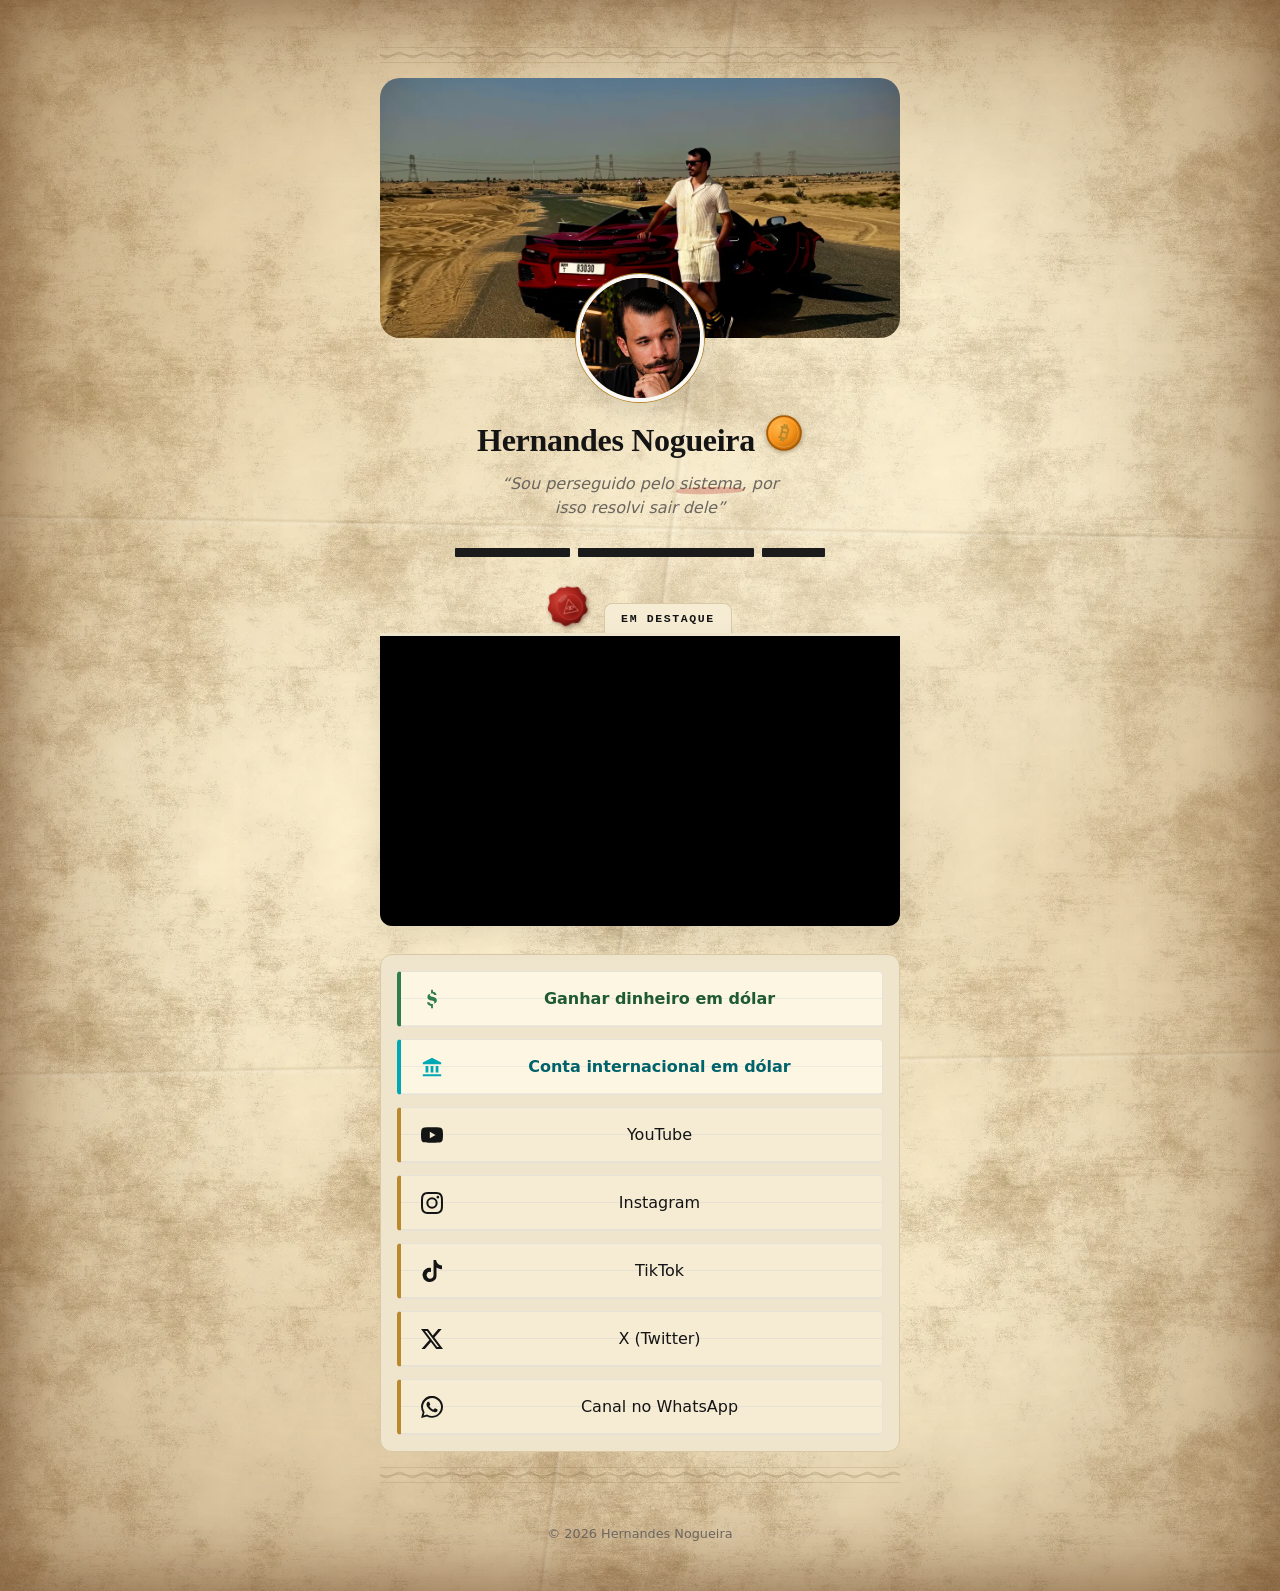
<file: index.html>
<!doctype html>
<html lang="pt-BR">
<head>
<meta charset="utf-8">
<meta name="viewport" content="width=device-width, initial-scale=1">
<title>Hernandes Nogueira</title>
<meta name="description" content="Sou perseguido pelo sistema, por isso resolvi sair dele. Documentários sobre história, Bitcoin e economia.">
<meta property="og:type" content="website">
<meta property="og:title" content="Hernandes Nogueira">
<meta property="og:description" content="Sou perseguido pelo sistema, por isso resolvi sair dele">
<meta property="og:url" content="https://hernandesnogueira.com.br/">
<meta property="og:image" content="https://hernandesnogueira.com.br/assets/og.jpg">
<meta property="og:locale" content="pt_BR">
<meta name="twitter:card" content="summary_large_image">
<meta name="twitter:site" content="@HernandesN">
<meta name="theme-color" content="#faf8f4">
<link rel="canonical" href="https://hernandesnogueira.com.br/">
<link rel="icon" href="assets/favicon.png" type="image/png">
<link rel="apple-touch-icon" href="assets/apple-touch-icon.png">
<link rel="stylesheet" href="style.css">
</head>
<body>
<main class="wrap">
  <svg class="guil" viewBox="0 0 600 24" preserveAspectRatio="none" aria-hidden="true"><g fill="none" stroke="#5a4320" stroke-width=".6"><path d="M0 12 Q7.5 20 15 12 Q22.5 4 30 12 Q37.5 20 45 12 Q52.5 4 60 12 Q67.5 20 75 12 Q82.5 4 90 12 Q97.5 20 105 12 Q112.5 4 120 12 Q127.5 20 135 12 Q142.5 4 150 12 Q157.5 20 165 12 Q172.5 4 180 12 Q187.5 20 195 12 Q202.5 4 210 12 Q217.5 20 225 12 Q232.5 4 240 12 Q247.5 20 255 12 Q262.5 4 270 12 Q277.5 20 285 12 Q292.5 4 300 12 Q307.5 20 315 12 Q322.5 4 330 12 Q337.5 20 345 12 Q352.5 4 360 12 Q367.5 20 375 12 Q382.5 4 390 12 Q397.5 20 405 12 Q412.5 4 420 12 Q427.5 20 435 12 Q442.5 4 450 12 Q457.5 20 465 12 Q472.5 4 480 12 Q487.5 20 495 12 Q502.5 4 510 12 Q517.5 20 525 12 Q532.5 4 540 12 Q547.5 20 555 12 Q562.5 4 570 12 Q577.5 20 585 12 Q592.5 4 600 12"/><path d="M0 12 Q7.5 18 15 12 Q22.5 6 30 12 Q37.5 18 45 12 Q52.5 6 60 12 Q67.5 18 75 12 Q82.5 6 90 12 Q97.5 18 105 12 Q112.5 6 120 12 Q127.5 18 135 12 Q142.5 6 150 12 Q157.5 18 165 12 Q172.5 6 180 12 Q187.5 18 195 12 Q202.5 6 210 12 Q217.5 18 225 12 Q232.5 6 240 12 Q247.5 18 255 12 Q262.5 6 270 12 Q277.5 18 285 12 Q292.5 6 300 12 Q307.5 18 315 12 Q322.5 6 330 12 Q337.5 18 345 12 Q352.5 6 360 12 Q367.5 18 375 12 Q382.5 6 390 12 Q397.5 18 405 12 Q412.5 6 420 12 Q427.5 18 435 12 Q442.5 6 450 12 Q457.5 18 465 12 Q472.5 6 480 12 Q487.5 18 495 12 Q502.5 6 510 12 Q517.5 18 525 12 Q532.5 6 540 12 Q547.5 18 555 12 Q562.5 6 570 12 Q577.5 18 585 12 Q592.5 6 600 12"/><path d="M0 12 Q7.5 16 15 12 Q22.5 8 30 12 Q37.5 16 45 12 Q52.5 8 60 12 Q67.5 16 75 12 Q82.5 8 90 12 Q97.5 16 105 12 Q112.5 8 120 12 Q127.5 16 135 12 Q142.5 8 150 12 Q157.5 16 165 12 Q172.5 8 180 12 Q187.5 16 195 12 Q202.5 8 210 12 Q217.5 16 225 12 Q232.5 8 240 12 Q247.5 16 255 12 Q262.5 8 270 12 Q277.5 16 285 12 Q292.5 8 300 12 Q307.5 16 315 12 Q322.5 8 330 12 Q337.5 16 345 12 Q352.5 8 360 12 Q367.5 16 375 12 Q382.5 8 390 12 Q397.5 16 405 12 Q412.5 8 420 12 Q427.5 16 435 12 Q442.5 8 450 12 Q457.5 16 465 12 Q472.5 8 480 12 Q487.5 16 495 12 Q502.5 8 510 12 Q517.5 16 525 12 Q532.5 8 540 12 Q547.5 16 555 12 Q562.5 8 570 12 Q577.5 16 585 12 Q592.5 8 600 12"/><path d="M0 12 Q7.5 14 15 12 Q22.5 10 30 12 Q37.5 14 45 12 Q52.5 10 60 12 Q67.5 14 75 12 Q82.5 10 90 12 Q97.5 14 105 12 Q112.5 10 120 12 Q127.5 14 135 12 Q142.5 10 150 12 Q157.5 14 165 12 Q172.5 10 180 12 Q187.5 14 195 12 Q202.5 10 210 12 Q217.5 14 225 12 Q232.5 10 240 12 Q247.5 14 255 12 Q262.5 10 270 12 Q277.5 14 285 12 Q292.5 10 300 12 Q307.5 14 315 12 Q322.5 10 330 12 Q337.5 14 345 12 Q352.5 10 360 12 Q367.5 14 375 12 Q382.5 10 390 12 Q397.5 14 405 12 Q412.5 10 420 12 Q427.5 14 435 12 Q442.5 10 450 12 Q457.5 14 465 12 Q472.5 10 480 12 Q487.5 14 495 12 Q502.5 10 510 12 Q517.5 14 525 12 Q532.5 10 540 12 Q547.5 14 555 12 Q562.5 10 570 12 Q577.5 14 585 12 Q592.5 10 600 12"/><path d="M0 2h600M0 22h600"/></g></svg>
  <header class="hero">
    <!--E:cover--><div class="cover"><img src="assets/capa.webp" alt="" width="1200" height="600" fetchpriority="high"></div><!--/E:cover-->
    <!--E:avatar--><img class="avatar" src="assets/perfil.webp" alt="Foto de Hernandes Nogueira" width="400" height="400"><!--/E:avatar-->
    <div class="namebox"><!--E:name--><h1>Hernandes Nogueira</h1><!--/E:name--><svg class="btc" viewBox="0 0 64 64" role="img" aria-label="Bitcoin"><defs><radialGradient id="bg1" cx="35%" cy="30%" r="75%"><stop offset="0" stop-color="#ffb84d"/><stop offset=".6" stop-color="#f7931a"/><stop offset="1" stop-color="#c46d08"/></radialGradient></defs><circle cx="32" cy="32" r="30" fill="#a85c05"/><circle cx="32" cy="32" r="27" fill="url(#bg1)"/><circle cx="32" cy="32" r="24" fill="none" stroke="#ffd08a" stroke-opacity=".55" stroke-width="1"/><text x="32" y="43" text-anchor="middle" font-family="Arial,Helvetica,sans-serif" font-weight="700" font-size="32" fill="#fff" transform="rotate(14 32 32)">₿</text></svg></div>
    <!--E:bio--><p class="bio">“Sou perseguido pelo <mark class="marker">sistema</mark>, por isso resolvi sair dele”</p><!--/E:bio-->
    
  </header>

  <section class="video" aria-label="Vídeo em destaque">
    
    <div class="redact" aria-hidden="true"><i style="width:22%"></i><i style="width:34%"></i><i style="width:12%"></i></div>
    <div class="tabrow"><svg class="seal" viewBox="0 0 100 100" aria-hidden="true"><defs><radialGradient id="wx" cx="38%" cy="32%" r="75%"><stop offset="0" stop-color="#d9483b"/><stop offset=".55" stop-color="#a3201a"/><stop offset="1" stop-color="#5e0d0a"/></radialGradient><radialGradient id="wi" cx="60%" cy="65%" r="60%"><stop offset="0" stop-color="#7a120e"/><stop offset="1" stop-color="#b52a20"/></radialGradient></defs><path fill="url(#wx)" d="M50 3c7 0 9 4 15 5s11-1 14 4 1 9 5 14 7 8 6 14-5 7-4 13 4 10 0 15-9 4-13 8-5 10-11 12-10-2-16-1-11 5-16 3-5-7-10-10-11-3-14-8 1-10-1-15-6-8-5-14 6-8 7-14-1-10 3-14 10-1 15-4 6-7 12-8 7 2 13 2z"/><circle cx="50" cy="50" r="29" fill="url(#wi)"/><circle cx="50" cy="50" r="29" fill="none" stroke="#e0675a" stroke-opacity=".5" stroke-width="1.2"/><g fill="none" stroke="#f08a7d" stroke-opacity=".75" stroke-width="2" stroke-linejoin="round"><path d="M33 62 50 32 67 62z"/><path d="M41 52q9-8 18 0q-9 8-18 0z"/></g><circle cx="50" cy="52" r="2.6" fill="#f08a7d" fill-opacity=".8"/><ellipse cx="38" cy="28" rx="12" ry="5" fill="#fff" fill-opacity=".18" transform="rotate(-30 38 28)"/></svg><h2 class="tab">Em destaque</h2></div>
    <div class="frame">
      <!--E:video--><iframe src="https://www.youtube-nocookie.com/embed/GZd_Tx3Ijmw?rel=0" title="Vídeo em destaque no YouTube" loading="lazy" allow="accelerometer; encrypted-media; gyroscope; picture-in-picture; fullscreen" allowfullscreen referrerpolicy="strict-origin-when-cross-origin"></iframe><!--/E:video-->
    </div>
  </section>

  
  <nav class="links" aria-label="Links">
<!--E:links-->
    <a class="feat" href="ganhar-em-dolar.html"><svg viewBox="0 0 24 24" aria-hidden="true"><path d="M13 2v2.1c2.2.3 3.8 1.6 4 3.6h-2.6c-.2-.9-1-1.6-2.4-1.6-1.6 0-2.4.7-2.4 1.6 0 .9.7 1.4 2.9 1.9 2.8.6 4.8 1.6 4.8 4.1 0 2-1.6 3.4-4.3 3.8V22h-2v-2.5c-2.5-.3-4.3-1.8-4.4-4h2.6c.2 1.2 1.2 1.9 2.8 1.9 1.7 0 2.6-.7 2.6-1.7s-.8-1.5-3-2c-2.7-.6-4.6-1.6-4.6-4 0-1.9 1.6-3.3 4-3.6V2z"/></svg><span>Ganhar dinheiro em dólar</span></a>
    <a class="feat bg" href="conta-internacional.html"><svg viewBox="0 0 24 24" aria-hidden="true"><path d="M12 2 2 7v2h20V7L12 2zm-7 9v7h3v-7H5zm5.5 0v7h3v-7h-3zM16 11v7h3v-7h-3zM2 20v2h20v-2H2z"/></svg><span>Conta internacional em dólar</span></a>
    <a href="https://www.youtube.com/@hernandesnogueira" target="_blank" rel="noopener"><svg viewBox="0 0 24 24" aria-hidden="true"><path d="M23.5 6.2a3 3 0 0 0-2.1-2.1C19.5 3.6 12 3.6 12 3.6s-7.5 0-9.4.5A3 3 0 0 0 .5 6.2 31 31 0 0 0 0 12a31 31 0 0 0 .5 5.8 3 3 0 0 0 2.1 2.1c1.9.5 9.4.5 9.4.5s7.5 0 9.4-.5a3 3 0 0 0 2.1-2.1A31 31 0 0 0 24 12a31 31 0 0 0-.5-5.8zM9.6 15.6V8.4l6.3 3.6-6.3 3.6z"/></svg><span>YouTube</span></a>
    <a href="https://www.instagram.com/hernandes.nogueira2/" target="_blank" rel="noopener"><svg viewBox="0 0 24 24" aria-hidden="true"><path d="M12 2.2c3.2 0 3.6 0 4.8.1 3.3.1 4.8 1.7 4.9 4.9.1 1.3.1 1.6.1 4.8s0 3.6-.1 4.8c-.1 3.2-1.7 4.8-4.9 4.9-1.3.1-1.6.1-4.8.1s-3.6 0-4.8-.1c-3.3-.1-4.8-1.7-4.9-4.9C2.2 15.6 2.2 15.2 2.2 12s0-3.6.1-4.8C2.4 3.9 3.9 2.4 7.2 2.3 8.4 2.2 8.8 2.2 12 2.2zM12 0C8.7 0 8.3 0 7.1.1 2.7.3.3 2.7.1 7.1 0 8.3 0 8.7 0 12s0 3.7.1 4.9c.2 4.4 2.6 6.8 7 7 1.2.1 1.6.1 4.9.1s3.7 0 4.9-.1c4.4-.2 6.8-2.6 7-7 .1-1.2.1-1.6.1-4.9s0-3.7-.1-4.9c-.2-4.4-2.6-6.8-7-7C15.7 0 15.3 0 12 0zm0 5.8a6.2 6.2 0 1 0 0 12.4 6.2 6.2 0 0 0 0-12.4zM12 16a4 4 0 1 1 0-8 4 4 0 0 1 0 8zm6.4-11.8a1.4 1.4 0 1 0 0 2.9 1.4 1.4 0 0 0 0-2.9z"/></svg><span>Instagram</span></a>
    <a href="https://www.tiktok.com/@hernandes.nogueira" target="_blank" rel="noopener"><svg viewBox="0 0 24 24" aria-hidden="true"><path d="M12.5 0h4c.2 1.6.8 3.1 2 4.2 1.2 1.1 2.8 1.7 4.4 1.8v4.1c-1.5 0-3-.4-4.4-1-.6-.3-1.1-.6-1.6-.9v8.9c0 1.4-.5 2.9-1.3 4.1A7.6 7.6 0 0 1 9.4 24a7.4 7.4 0 0 1-4-1.1A7.7 7.7 0 0 1 1.7 17c0-.5 0-1 0-1.5a7.7 7.7 0 0 1 9.2-6.8c0 1.5 0 3 0 4.5a3.5 3.5 0 0 0-4.5 2.2c-.2.6-.2 1.2-.2 1.9.3 1.8 2 3.3 3.9 3.1 1.2 0 2.4-.7 3-1.8.2-.4.5-.8.5-1.2.1-1.9.1-3.7.1-5.6V0z"/></svg><span>TikTok</span></a>
    <a href="https://x.com/HernandesN" target="_blank" rel="noopener"><svg viewBox="0 0 24 24" aria-hidden="true"><path d="M18.9 1.2h3.7l-8 9.2L24 22.8h-7.4l-5.8-7.6-6.6 7.6H.5l8.6-9.8L0 1.2h7.6l5.2 6.9 6.1-6.9zm-1.3 19.5h2L6.5 3.2H4.3l13.3 17.5z"/></svg><span>X (Twitter)</span></a>
    <a href="https://www.whatsapp.com/channel/0029VbDxiG511ulIUOJatU2q" target="_blank" rel="noopener"><svg viewBox="0 0 24 24" aria-hidden="true"><path d="M17.5 14.4c-.3-.1-1.8-.9-2-1-.3-.1-.5-.1-.7.1-.2.3-.8 1-.9 1.2-.2.2-.3.2-.6.1-.3-.1-1.3-.5-2.4-1.5-.9-.8-1.5-1.8-1.7-2.1-.2-.3 0-.5.1-.6l.4-.5c.2-.2.2-.3.3-.5.1-.2 0-.4 0-.5l-.9-2.2c-.2-.6-.5-.5-.7-.5h-.6c-.2 0-.5.1-.8.4-.3.3-1 1-1 2.5s1.1 2.9 1.2 3.1c.1.2 2.1 3.2 5.1 4.5 2.5 1 3 .8 3.6.8.6-.1 1.8-.7 2-1.4.2-.7.2-1.3.2-1.4-.1-.2-.3-.3-.6-.4zM12 21.8a9.8 9.8 0 0 1-5-1.4l-.4-.2-3.7 1 1-3.6-.2-.4A9.8 9.8 0 1 1 12 21.8zM20.5 3.5A11.8 11.8 0 0 0 1.8 17.7L.1 24l6.4-1.7A11.8 11.8 0 0 0 24 12c0-3.2-1.2-6.2-3.5-8.5z"/></svg><span>Canal no WhatsApp</span></a>
<!--/E:links-->
  </nav>

  <svg class="guil" viewBox="0 0 600 24" preserveAspectRatio="none" aria-hidden="true"><g fill="none" stroke="#5a4320" stroke-width=".6"><path d="M0 12 Q7.5 20 15 12 Q22.5 4 30 12 Q37.5 20 45 12 Q52.5 4 60 12 Q67.5 20 75 12 Q82.5 4 90 12 Q97.5 20 105 12 Q112.5 4 120 12 Q127.5 20 135 12 Q142.5 4 150 12 Q157.5 20 165 12 Q172.5 4 180 12 Q187.5 20 195 12 Q202.5 4 210 12 Q217.5 20 225 12 Q232.5 4 240 12 Q247.5 20 255 12 Q262.5 4 270 12 Q277.5 20 285 12 Q292.5 4 300 12 Q307.5 20 315 12 Q322.5 4 330 12 Q337.5 20 345 12 Q352.5 4 360 12 Q367.5 20 375 12 Q382.5 4 390 12 Q397.5 20 405 12 Q412.5 4 420 12 Q427.5 20 435 12 Q442.5 4 450 12 Q457.5 20 465 12 Q472.5 4 480 12 Q487.5 20 495 12 Q502.5 4 510 12 Q517.5 20 525 12 Q532.5 4 540 12 Q547.5 20 555 12 Q562.5 4 570 12 Q577.5 20 585 12 Q592.5 4 600 12"/><path d="M0 12 Q7.5 18 15 12 Q22.5 6 30 12 Q37.5 18 45 12 Q52.5 6 60 12 Q67.5 18 75 12 Q82.5 6 90 12 Q97.5 18 105 12 Q112.5 6 120 12 Q127.5 18 135 12 Q142.5 6 150 12 Q157.5 18 165 12 Q172.5 6 180 12 Q187.5 18 195 12 Q202.5 6 210 12 Q217.5 18 225 12 Q232.5 6 240 12 Q247.5 18 255 12 Q262.5 6 270 12 Q277.5 18 285 12 Q292.5 6 300 12 Q307.5 18 315 12 Q322.5 6 330 12 Q337.5 18 345 12 Q352.5 6 360 12 Q367.5 18 375 12 Q382.5 6 390 12 Q397.5 18 405 12 Q412.5 6 420 12 Q427.5 18 435 12 Q442.5 6 450 12 Q457.5 18 465 12 Q472.5 6 480 12 Q487.5 18 495 12 Q502.5 6 510 12 Q517.5 18 525 12 Q532.5 6 540 12 Q547.5 18 555 12 Q562.5 6 570 12 Q577.5 18 585 12 Q592.5 6 600 12"/><path d="M0 12 Q7.5 16 15 12 Q22.5 8 30 12 Q37.5 16 45 12 Q52.5 8 60 12 Q67.5 16 75 12 Q82.5 8 90 12 Q97.5 16 105 12 Q112.5 8 120 12 Q127.5 16 135 12 Q142.5 8 150 12 Q157.5 16 165 12 Q172.5 8 180 12 Q187.5 16 195 12 Q202.5 8 210 12 Q217.5 16 225 12 Q232.5 8 240 12 Q247.5 16 255 12 Q262.5 8 270 12 Q277.5 16 285 12 Q292.5 8 300 12 Q307.5 16 315 12 Q322.5 8 330 12 Q337.5 16 345 12 Q352.5 8 360 12 Q367.5 16 375 12 Q382.5 8 390 12 Q397.5 16 405 12 Q412.5 8 420 12 Q427.5 16 435 12 Q442.5 8 450 12 Q457.5 16 465 12 Q472.5 8 480 12 Q487.5 16 495 12 Q502.5 8 510 12 Q517.5 16 525 12 Q532.5 8 540 12 Q547.5 16 555 12 Q562.5 8 570 12 Q577.5 16 585 12 Q592.5 8 600 12"/><path d="M0 12 Q7.5 14 15 12 Q22.5 10 30 12 Q37.5 14 45 12 Q52.5 10 60 12 Q67.5 14 75 12 Q82.5 10 90 12 Q97.5 14 105 12 Q112.5 10 120 12 Q127.5 14 135 12 Q142.5 10 150 12 Q157.5 14 165 12 Q172.5 10 180 12 Q187.5 14 195 12 Q202.5 10 210 12 Q217.5 14 225 12 Q232.5 10 240 12 Q247.5 14 255 12 Q262.5 10 270 12 Q277.5 14 285 12 Q292.5 10 300 12 Q307.5 14 315 12 Q322.5 10 330 12 Q337.5 14 345 12 Q352.5 10 360 12 Q367.5 14 375 12 Q382.5 10 390 12 Q397.5 14 405 12 Q412.5 10 420 12 Q427.5 14 435 12 Q442.5 10 450 12 Q457.5 14 465 12 Q472.5 10 480 12 Q487.5 14 495 12 Q502.5 10 510 12 Q517.5 14 525 12 Q532.5 10 540 12 Q547.5 14 555 12 Q562.5 10 570 12 Q577.5 14 585 12 Q592.5 10 600 12"/><path d="M0 2h600M0 22h600"/></g></svg>
  <footer>© <span id="y">2026</span> Hernandes Nogueira</footer>
</main>
<script>document.getElementById('y').textContent=new Date().getFullYear()</script>
<script src="/assets/track.js" defer></script>
</body>
</html>
</file>
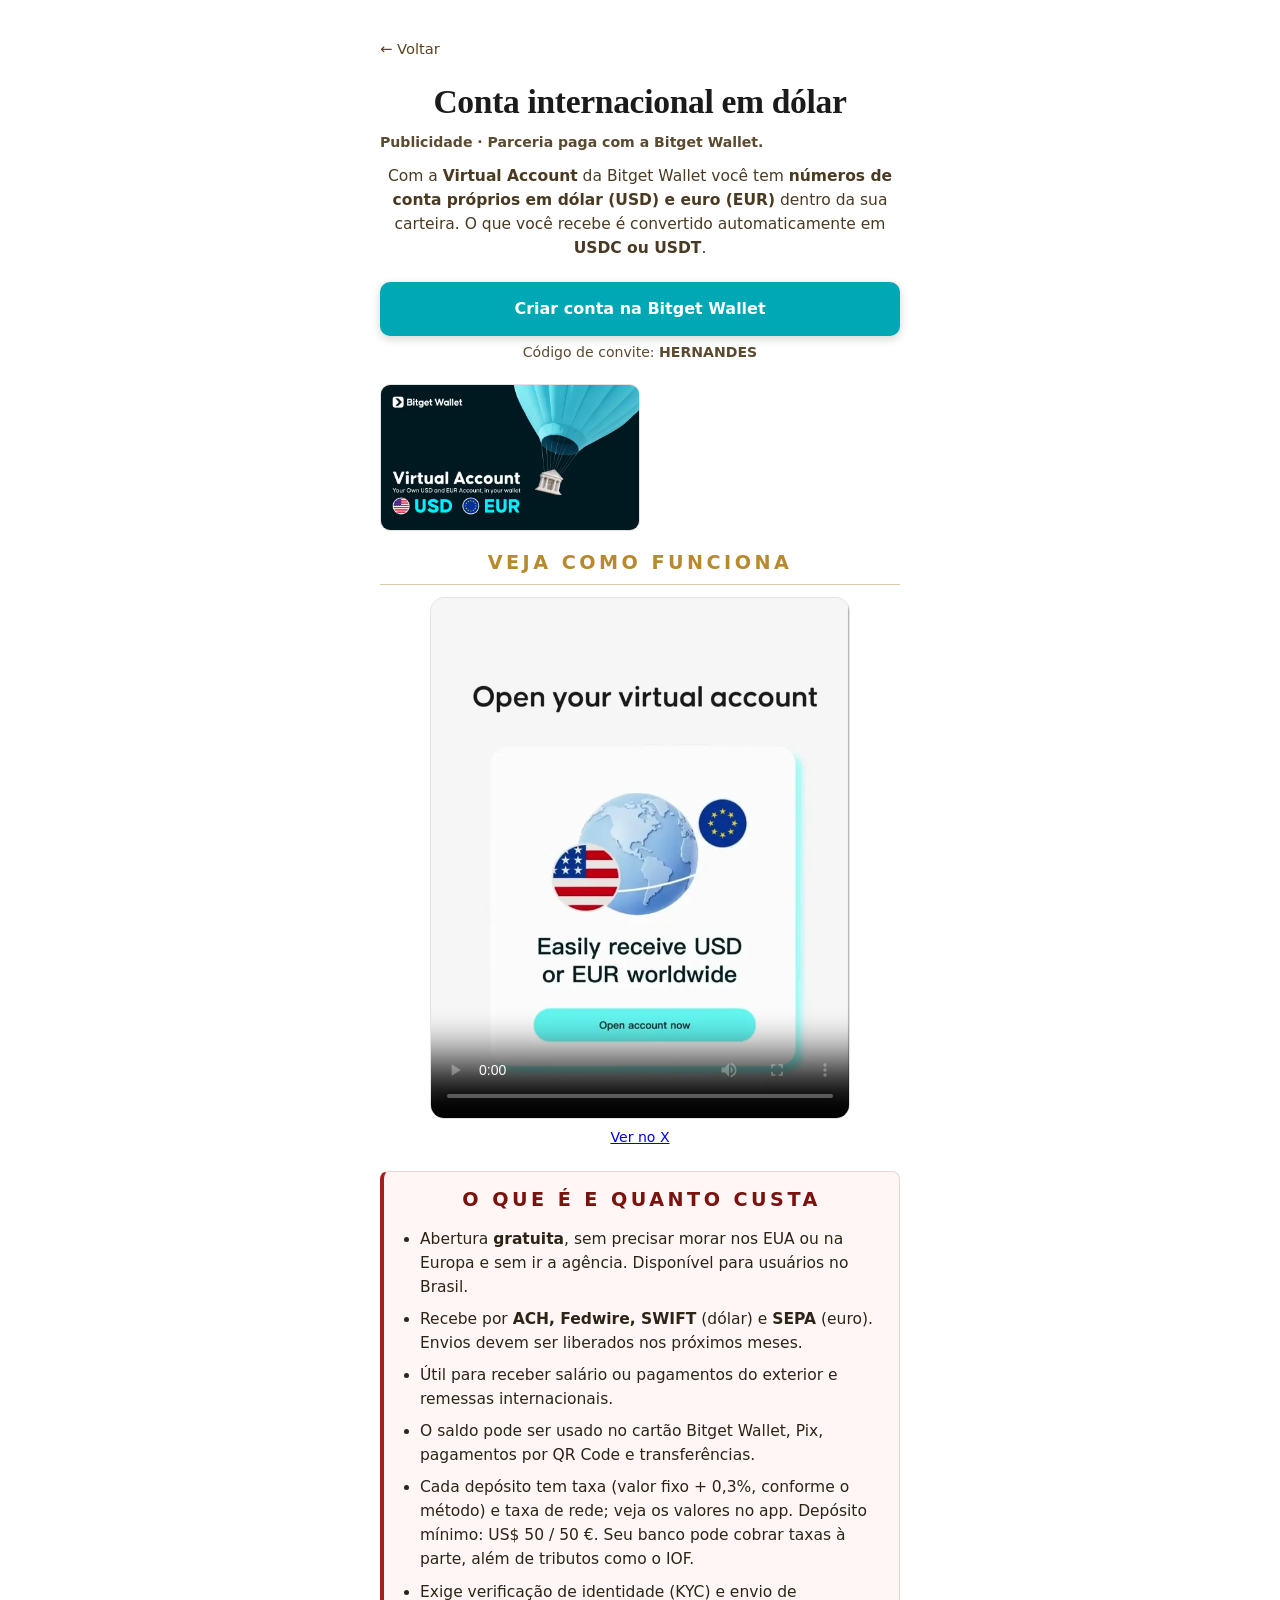
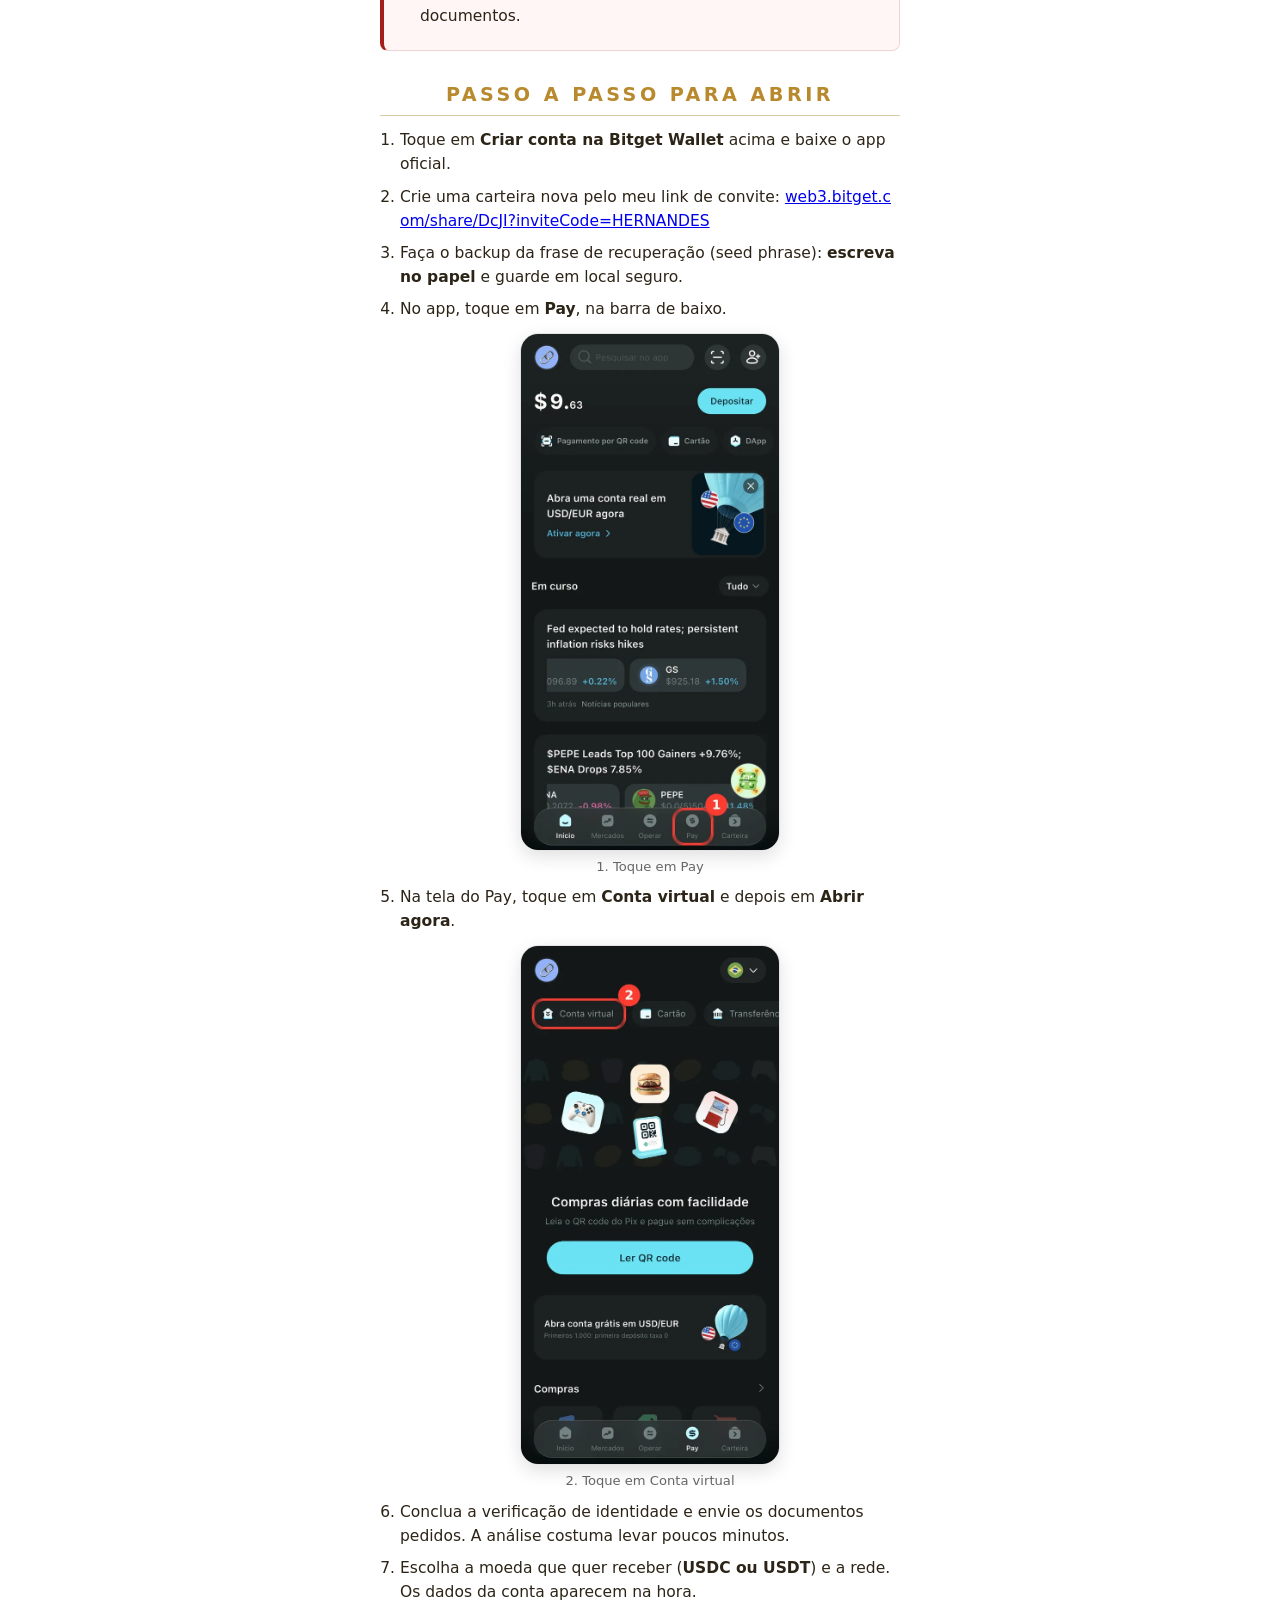
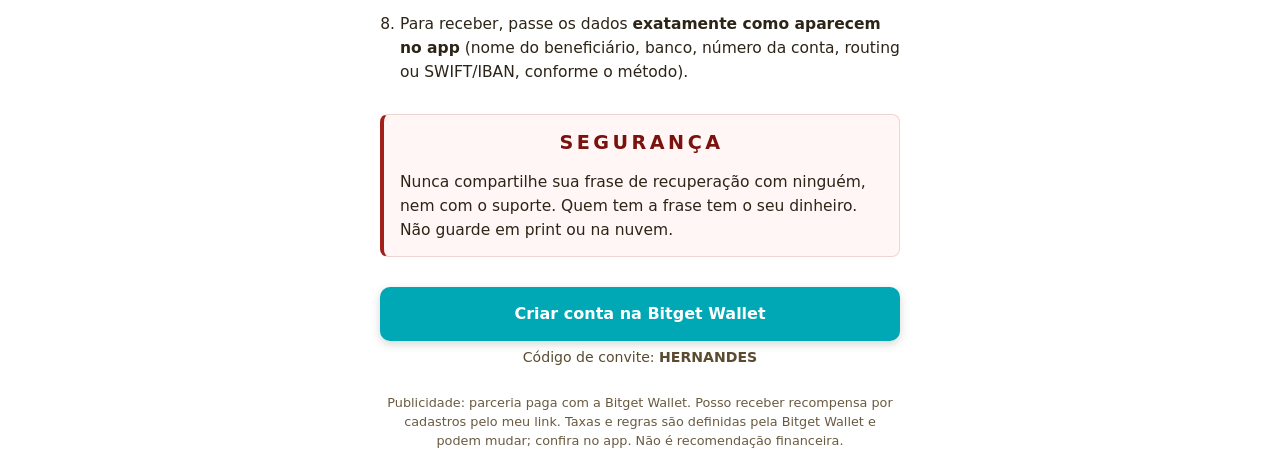
<file: conta-internacional.html>
<!doctype html>
<html lang="pt-BR">
<head>
<meta charset="utf-8">
<meta name="viewport" content="width=device-width, initial-scale=1">
<title>Conta internacional em dólar e euro na Bitget Wallet | Hernandes Nogueira</title>
<meta name="description" content="Passo a passo para abrir a Virtual Account da Bitget Wallet: conta própria em USD e EUR, convertida em USDC/USDT na sua carteira.">
<meta property="og:type" content="article">
<meta property="og:title" content="Conta internacional em dólar na Bitget Wallet">
<meta property="og:description" content="Conta própria em USD e EUR dentro da carteira. Passo a passo em português.">
<meta property="og:url" content="https://hernandesnogueira.com.br/conta-internacional.html">
<meta property="og:image" content="https://hernandesnogueira.com.br/assets/og.jpg">
<meta property="og:locale" content="pt_BR">
<meta name="twitter:card" content="summary_large_image">
<meta name="twitter:site" content="@HernandesN">
<link rel="canonical" href="https://hernandesnogueira.com.br/conta-internacional.html">
<link rel="icon" href="assets/favicon.png" type="image/png">
<link rel="apple-touch-icon" href="assets/apple-touch-icon.png">
<link rel="stylesheet" href="style.css">
</head>
<body class="plain">
<main class="wrap g">
  <a class="back" href="./">← Voltar</a>
  <h1>Conta internacional em dólar</h1>
  <p class="note" style="margin:0 0 10px"><b>Publicidade · Parceria paga com a Bitget Wallet.</b></p>
  <p class="lead">Com a <b>Virtual Account</b> da Bitget Wallet você tem <b>números de conta próprios em dólar (USD) e euro (EUR)</b> dentro da sua carteira. O que você recebe é convertido automaticamente em <b>USDC ou USDT</b>.</p>
  <a class="cta btcb" href="https://web3.bitget.com/share/DcJI?inviteCode=HERNANDES" target="_blank" rel="sponsored noopener" style="margin:0 0 6px">Criar conta na Bitget Wallet</a>
  <p class="note" style="text-align:center;margin:0 0 20px">Código de convite: <b>HERNANDES</b></p>
  <img class="shot" src="assets/bitget/virtual-account.webp" width="800" height="450" alt="Banner oficial da Bitget Wallet: Virtual Account, sua conta em USD e EUR na carteira">

  <section class="vid">
    <h2>Veja como funciona</h2>
    <video controls playsinline preload="metadata" poster="assets/bitget/video-poster.webp" width="720" height="896"><source src="assets/bitget/video-bitget.mp4" type="video/mp4"></video>
    <p class="note" style="text-align:center"><a href="https://x.com/BitgetWallet/status/2115050943557537966" target="_blank" rel="noopener">Ver no X</a></p>
  </section>

  <section class="box">
    <h2>O que é e quanto custa</h2>
    <ul>
      <li>Abertura <b>gratuita</b>, sem precisar morar nos EUA ou na Europa e sem ir a agência. Disponível para usuários no Brasil.</li>
      <li>Recebe por <b>ACH, Fedwire, SWIFT</b> (dólar) e <b>SEPA</b> (euro). Envios devem ser liberados nos próximos meses.</li>
      <li>Útil para receber salário ou pagamentos do exterior e remessas internacionais.</li>
      <li>O saldo pode ser usado no cartão Bitget Wallet, Pix, pagamentos por QR Code e transferências.</li>
      <li>Cada depósito tem taxa (valor fixo + 0,3%, conforme o método) e taxa de rede; veja os valores no app. Depósito mínimo: US$ 50 / 50 €. Seu banco pode cobrar taxas à parte, além de tributos como o IOF.</li>
      <li>Exige verificação de identidade (KYC) e envio de documentos.</li>
    </ul>
  </section>

  <section>
    <h2>Passo a passo para abrir</h2>
    <ol>
      <li>Toque em <b>Criar conta na Bitget Wallet</b> acima e baixe o app oficial.</li>
      <li>Crie uma carteira nova pelo meu link de convite: <a href="https://web3.bitget.com/share/DcJI?inviteCode=HERNANDES" target="_blank" rel="sponsored noopener" style="word-break:break-all">web3.bitget.com/share/DcJI?inviteCode=HERNANDES</a></li>
      <li>Faça o backup da frase de recuperação (seed phrase): <b>escreva no papel</b> e guarde em local seguro.</li>
      <li>No app, toque em <b>Pay</b>, na barra de baixo.
        <figure class="shot"><img src="assets/bitget/passo-pay.webp" width="600" height="1200" loading="lazy" alt="Tela inicial da Bitget Wallet com a aba Pay destacada na barra inferior"><figcaption>1. Toque em Pay</figcaption></figure></li>
      <li>Na tela do Pay, toque em <b>Conta virtual</b> e depois em <b>Abrir agora</b>.
        <figure class="shot"><img src="assets/bitget/passo-conta-virtual.webp" width="600" height="1205" loading="lazy" alt="Tela Pay da Bitget Wallet com o botão Conta virtual destacado"><figcaption>2. Toque em Conta virtual</figcaption></figure></li>
      <li>Conclua a verificação de identidade e envie os documentos pedidos. A análise costuma levar poucos minutos.</li>
      <li>Escolha a moeda que quer receber (<b>USDC ou USDT</b>) e a rede. Os dados da conta aparecem na hora.</li>
      <li>Para receber, passe os dados <b>exatamente como aparecem no app</b> (nome do beneficiário, banco, número da conta, routing ou SWIFT/IBAN, conforme o método).</li>
    </ol>
  </section>

  <section class="box">
    <h2>Segurança</h2>
    <p>Nunca compartilhe sua frase de recuperação com ninguém, nem com o suporte. Quem tem a frase tem o seu dinheiro. Não guarde em print ou na nuvem.</p>
  </section>

  <a class="cta btcb" href="https://web3.bitget.com/share/DcJI?inviteCode=HERNANDES" target="_blank" rel="sponsored noopener" style="margin:24px 0 6px">Criar conta na Bitget Wallet</a>
  <p class="note" style="text-align:center;margin:0 0 24px">Código de convite: <b>HERNANDES</b></p>

  <p class="disc">Publicidade: parceria paga com a Bitget Wallet. Posso receber recompensa por cadastros pelo meu link. Taxas e regras são definidas pela Bitget Wallet e podem mudar; confira no app. Não é recomendação financeira.</p>
</main>
<script src="/assets/track.js" defer></script>
</body>
</html>
</file>
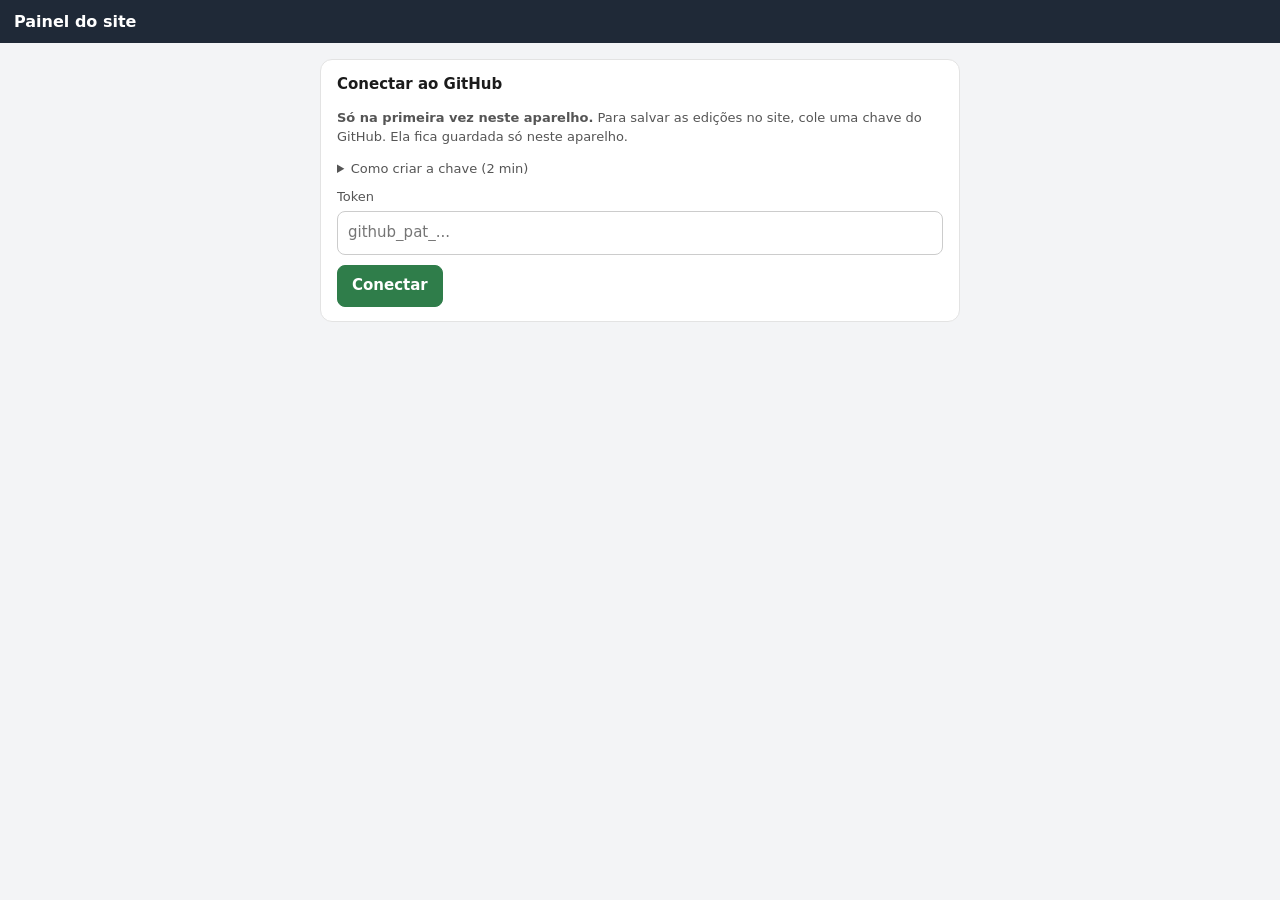
<file: editar.html>
<!doctype html>
<html lang="pt-BR">
<head>
<meta charset="utf-8">
<meta name="viewport" content="width=device-width, initial-scale=1">
<meta name="robots" content="noindex, nofollow">
<title>Painel de edição</title>
<link rel="icon" href="assets/favicon.png" type="image/png">
<style>
*{box-sizing:border-box}body{margin:0;font:15px/1.45 system-ui,-apple-system,"Segoe UI",Roboto,sans-serif;background:#f3f4f6;color:#1b1b1b}
header{position:sticky;top:0;z-index:5;background:#1f2937;color:#fff;display:flex;align-items:center;gap:8px;padding:10px 14px}
header h1{font-size:16px;margin:0;flex:1}header button{font-size:13px}
main{max-width:1100px;margin:0 auto;padding:14px;display:grid;gap:16px}
@media(min-width:900px){main.on{grid-template-columns:1fr 400px;align-items:start}#pv{position:sticky;top:60px}}
.card{background:#fff;border:1px solid #e3e3e3;border-radius:12px;padding:14px 16px}
.card h2{font-size:15px;margin:0 0 10px}
label{display:block;font-size:13px;color:#555;margin:10px 0 4px}
input[type=text],input[type=url],input[type=password],select{width:100%;padding:10px;border:1px solid #ccc;border-radius:8px;font:inherit;background:#fff}
button{font:inherit;padding:9px 14px;border-radius:8px;border:1px solid #ccc;background:#fff;cursor:pointer}
button.pri{background:#2f7d4a;color:#fff;border-color:#2f7d4a;font-weight:600}button.pri:disabled{opacity:.5}
button.sm{padding:6px 9px;font-size:13px}button.dn{color:#a3201a}
.row{display:flex;gap:8px;align-items:center;flex-wrap:wrap}
.help{font-size:13px;color:#555}.help ol{padding-left:20px}.help li{margin:4px 0}
.msg{padding:10px 12px;border-radius:8px;margin:0;font-size:14px}.msg.ok{background:#e7f6ec;color:#1f5a33}.msg.er{background:#fdecea;color:#7a120e}.msg.in{background:#eef2ff;color:#2d3a8c}
#list{list-style:none;margin:0;padding:0;display:grid;gap:8px}
.btnrow{border:1px solid #ddd;border-left:5px solid var(--c,#b08a3e);border-radius:10px;background:#fafafa}
.btnrow.drag{opacity:.6;box-shadow:0 6px 20px rgba(0,0,0,.2);background:#fff}
.btnrow.off .top input{color:#999;text-decoration:line-through}
.top{display:flex;align-items:center;gap:6px;padding:6px}
.hd{touch-action:none;cursor:grab;padding:8px 6px;font-size:20px;color:#888;user-select:none}
.top svg{width:20px;height:20px;flex:none;fill:var(--c,#b08a3e)}
.top input{flex:1;min-width:0;padding:8px;font-weight:600}
.more{padding:0 10px 10px}.more summary{cursor:pointer;font-size:13px;color:#2d5fa8;padding:2px 6px}
.chk{display:flex;gap:16px;margin-top:10px;font-size:14px}.chk label{display:flex;gap:6px;align-items:center;margin:0;color:#1b1b1b}
.ph{display:flex;gap:12px;align-items:center}.ph img{width:72px;height:72px;object-fit:cover;border-radius:50%;border:1px solid #ddd}.ph img.cv{width:120px;height:60px;border-radius:8px}
#thumb{width:160px;border-radius:8px;margin-top:8px;display:none}
iframe#frame{width:100%;height:760px;border:1px solid #ddd;border-radius:12px;background:#fff}
.bar{position:sticky;bottom:0;background:#fff;border-top:1px solid #ddd;padding:10px 14px;display:flex;gap:10px;align-items:center;justify-content:flex-end;z-index:5}
.bar span{flex:1;font-size:13px;color:#555}
[hidden]{display:none!important}
code{background:#f1f1f1;padding:1px 4px;border-radius:4px}
</style>
</head>
<body>
<header><h1>Painel do site</h1><button id="reload" hidden>Recarregar</button><button id="logout" hidden>Sair</button></header>

<section id="login" class="card" style="max-width:640px;margin:16px auto">
  <h2>Conectar ao GitHub</h2>
  <p class="help"><b>Só na primeira vez neste aparelho.</b> Para salvar as edições no site, cole uma chave do GitHub. Ela fica guardada só neste aparelho.</p>
  <details class="help"><summary>Como criar a chave (2 min)</summary><ol>
    <li>Abra <a href="https://github.com/settings/personal-access-tokens/new" target="_blank" rel="noopener">este link</a> logado na conta <b>hernandesn</b>.</li>
    <li>Nome: <code>Painel do site</code>. Validade: 1 ano.</li>
    <li>Repository access: <b>Only select repositories</b> → <code>hernandesn/hernandesnogueira</code>.</li>
    <li>Permissions → <b>Contents</b>: <b>Read and write</b>.</li>
    <li><b>Generate token</b>, copie (começa com <code>github_pat_</code>) e cole abaixo.</li>
  </ol></details>
  <label for="tok">Token</label>
  <input id="tok" type="password" autocomplete="off" placeholder="github_pat_...">
  <div class="row" style="margin-top:10px"><button class="pri" id="enter">Conectar</button></div>
  <p id="lmsg" class="msg er" hidden style="margin-top:10px"></p>
</section>

<main id="app" hidden>
 <div id="ed" style="display:grid;gap:16px">
  <p id="msg" class="msg" hidden></p>
  <section class="card">
    <h2>Perfil</h2>
    <label for="f-name">Nome</label><input id="f-name" type="text">
    <label for="f-bio">Frase (coloque *asteriscos* na palavra marcada em vermelho)</label><input id="f-bio" type="text">
    <label>Foto de perfil</label>
    <div class="ph"><img id="i-av" alt=""><div><input type="file" id="u-av" accept="image/*" hidden><button class="sm" onclick="document.getElementById('u-av').click()">Trocar foto</button><div class="help">Recortada em quadrado 400×400.</div></div></div>
    <label>Foto de capa</label>
    <div class="ph"><img id="i-cv" class="cv" alt=""><div><input type="file" id="u-cv" accept="image/*" hidden><button class="sm" onclick="document.getElementById('u-cv').click()">Trocar capa</button><div class="help">Recortada em 1200×600 (2:1).</div></div></div>
  </section>
  <section class="card">
    <h2>Vídeo em destaque</h2>
    <label for="f-vid">Link do vídeo do YouTube</label><input id="f-vid" type="url" placeholder="https://www.youtube.com/watch?v=...">
    <img id="thumb" alt="Miniatura do vídeo"><p id="vbad" class="help" hidden style="color:#a3201a">Link do YouTube não reconhecido.</p>
  </section>
  <section class="card">
    <h2>Botões</h2>
    <p class="help" style="margin-top:0">Arraste pelo ⠿ para mudar a ordem (ou use ↑ ↓). Toque em “Mais opções” para link, ícone e cor.</p>
    <ul id="list"></ul>
    <button id="add" style="margin-top:10px">+ Adicionar botão</button>
  </section>
 </div>
 <section id="pv" class="card"><h2>Prévia</h2><iframe id="frame" title="Prévia do site"></iframe></section>
</main>
<div class="bar" id="bar" hidden><span id="st">Nenhuma alteração.</span><button class="pri" id="pub" disabled>Publicar</button></div>

<script src="assets/site-render.js"></script>
<script>
const R=window.SiteRender, REPO='hernandesn/hernandesnogueira';
const BR=new URLSearchParams(location.search).get('branch')||'main';
const API='https://api.github.com/repos/'+REPO;
const $=id=>document.getElementById(id);
let tok=localStorage.getItem('gh_tok')||'', data=null, indexHtml='', headSha='', dirty=false, pending={};

function show(el,t,cls){el.textContent=t;el.className='msg '+cls;el.hidden=!t;}
async function gh(path,opt={}){
  const r=await fetch(API+path,{...opt,cache:'no-store',headers:{Authorization:'Bearer '+tok,Accept:'application/vnd.github+json','X-GitHub-Api-Version':'2022-11-28',...(opt.body?{'Content-Type':'application/json'}:{})}});
  if(!r.ok){const e=new Error('HTTP '+r.status);e.status=r.status;try{e.body=await r.json()}catch(_){}throw e;}
  return r.status===204?null:r.json();
}
const dec=b=>new TextDecoder().decode(Uint8Array.from(atob(b.replace(/\n/g,'')),c=>c.charCodeAt(0)));
function errText(e){
  if(e.status===401)return 'Token inválido ou expirado. Clique em Sair e entre com um token novo.';
  if(e.status===403)return 'O token não tem permissão de escrita (Contents: Read and write) neste repositório, ou o limite da API foi atingido.';
  if(e.status===404)return 'Repositório não encontrado para este token. Confira se escolheu hernandesn/hernandesnogueira em "Only select repositories".';
  if(e.status===409||e.status===422)return 'O site foi alterado em outro lugar enquanto você editava. Clique em Recarregar (suas alterações não salvas serão perdidas).';
  return 'Erro: '+(e.message||e)+'. Verifique a internet e tente de novo.';
}

async function login(){
  $('lmsg').hidden=true;
  try{
    const repo=await gh('');
    if(!repo.permissions||!repo.permissions.push){const e=new Error();e.status=403;throw e;}
    localStorage.setItem('gh_tok',tok);
    $('login').hidden=true;$('app').hidden=false;$('app').classList.add('on');$('bar').hidden=false;$('logout').hidden=false;$('reload').hidden=false;
    await load();
  }catch(e){show($('lmsg'),errText(e),'er');}
}
$('enter').onclick=()=>{tok=$('tok').value.trim();if(tok)login();};
$('logout').onclick=()=>{localStorage.removeItem('gh_tok');location.reload();};
$('reload').onclick=()=>{if(!dirty||confirm('Descartar alterações não publicadas?'))load();};

async function load(){
  show($('msg'),'Carregando…','in');
  try{
    const ref=await gh('/git/ref/heads/'+BR);headSha=ref.object.sha;
    const [j,ix]=await Promise.all([gh('/contents/site.json?ref='+headSha),gh('/contents/index.html?ref='+headSha)]);
    data=JSON.parse(dec(j.content));indexHtml=dec(ix.content);pending={};
    fill();setDirty(false);show($('msg'),'','');
  }catch(e){show($('msg'),errText(e),'er');}
}

function src(p){return pending[p]?pending[p].url:p;}
function fill(){
  $('f-name').value=data.name;$('f-bio').value=data.bio;
  $('f-vid').value=data.videoId?'https://www.youtube.com/watch?v='+data.videoId:'';
  $('i-av').src=src(data.avatar);$('i-cv').src=src(data.cover);vthumb();renderList();preview();
}
function setDirty(v){dirty=v;$('pub').disabled=!v;$('st').textContent=v?'Alterações não publicadas.':'Nenhuma alteração.';}
function changed(){setDirty(true);clearTimeout(changed.t);changed.t=setTimeout(preview,250);}
$('f-name').oninput=e=>{data.name=e.target.value;changed();};
$('f-bio').oninput=e=>{data.bio=e.target.value;changed();};
function vthumb(){const id=R.ytId($('f-vid').value);$('thumb').style.display=id?'block':'none';if(id)$('thumb').src='https://i.ytimg.com/vi/'+id+'/hqdefault.jpg';$('vbad').hidden=!!id||!$('f-vid').value.trim();}
$('f-vid').oninput=e=>{const id=R.ytId(e.target.value);vthumb();if(id){data.videoId=id;changed();}};

function preview(){
  try{
    let h=R.apply(indexHtml,data);
    for(const p in pending)h=h.split('"'+p+'"').join('"'+pending[p].url+'"');
    const base=location.href.replace(/[^/]*$/,'');
    h=h.replace('<head>','<head><base href="'+base+'">');
    $('frame').srcdoc=h;
  }catch(e){show($('msg'),e.message,'er');}
}

/* lista de botões */
function opt(o,v){return Object.keys(o).map(k=>'<option value="'+k+'"'+(k===v?' selected':'')+'>'+R.esc(typeof o[k]==='string'?o[k]:o[k].name)+'</option>').join('');}
function renderList(){
  const L=$('list');L.innerHTML='';
  data.buttons.forEach((b,i)=>{
    const li=document.createElement('li');li.className='btnrow'+(b.visible===false?' off':'');li.dataset.i=i;
    li.style.setProperty('--c',(R.COLORS[b.color]||R.COLORS.default).hex);
    li.innerHTML='<div class="top"><span class="hd" title="Arrastar">⠿</span><svg viewBox="0 0 24 24">'+(R.ICONS[b.icon]||R.ICONS.link)+'</svg><input type="text" aria-label="Nome do botão" value="'+R.esc(b.label)+'"><button class="sm up" aria-label="Subir">↑</button><button class="sm dw" aria-label="Descer">↓</button></div>'+
      '<details class="more"><summary>Mais opções</summary><label>Link (endereço)</label><input type="url" class="u" value="'+R.esc(b.url)+'" placeholder="https://...">'+
      '<div class="row" style="margin-top:6px"><div style="flex:1;min-width:130px"><label>Ícone</label><select class="ic">'+opt(R.ICON_NAMES,b.icon)+'</select></div><div style="flex:1;min-width:130px"><label>Cor</label><select class="co">'+opt(R.COLORS,b.color||'default')+'</select></div></div>'+
      '<div class="chk"><label><input type="checkbox" class="vi"'+(b.visible!==false?' checked':'')+'> Visível</label><label><input type="checkbox" class="nt"'+(b.newTab?' checked':'')+'> Abrir em nova aba</label></div>'+
      '<div class="row" style="margin-top:10px"><button class="sm dn del">Excluir botão</button></div></details>';
    const q=s=>li.querySelector(s);
    q('.top input').oninput=e=>{b.label=e.target.value;changed();};
    q('.u').oninput=e=>{b.url=e.target.value.trim();changed();};
    q('.ic').onchange=e=>{b.icon=e.target.value;keepOpen(i);};
    q('.co').onchange=e=>{b.color=e.target.value;keepOpen(i);};
    q('.vi').onchange=e=>{b.visible=e.target.checked;keepOpen(i);};
    q('.nt').onchange=e=>{b.newTab=e.target.checked;changed();};
    q('.up').onclick=()=>move(i,i-1);q('.dw').onclick=()=>move(i,i+1);
    q('.del').onclick=()=>{if(confirm('Excluir o botão "'+b.label+'"?')){data.buttons.splice(i,1);renderList();changed();}};
    dragify(li,q('.hd'));L.appendChild(li);
  });
}
function keepOpen(i){renderList();$('list').children[i].querySelector('details').open=true;changed();}
function move(a,b){if(b<0||b>=data.buttons.length)return;const [x]=data.buttons.splice(a,1);data.buttons.splice(b,0,x);renderList();changed();}
$('add').onclick=()=>{data.buttons.push({label:'Novo botão',url:'https://',icon:'link',color:'default',visible:true,newTab:true});renderList();const l=$('list').lastChild;l.querySelector('details').open=true;l.scrollIntoView({behavior:'smooth',block:'center'});l.querySelector('.top input').select();changed();};

function dragify(li,h){
  h.addEventListener('pointerdown',e=>{
    e.preventDefault();li.classList.add('drag');const L=$('list');
    const mv=ev=>{
      const t=document.elementFromPoint(ev.clientX,ev.clientY);const o=t&&t.closest('.btnrow');
      if(o&&o!==li&&o.parentNode===L){const r=o.getBoundingClientRect();L.insertBefore(li,ev.clientY<r.top+r.height/2?o:o.nextSibling);}
      if(ev.clientY<60)scrollBy(0,-12);else if(ev.clientY>innerHeight-80)scrollBy(0,12);
    };
    const up=()=>{removeEventListener('pointermove',mv);removeEventListener('pointerup',up);removeEventListener('pointercancel',up);li.classList.remove('drag');
      const order=[...L.children].map(x=>+x.dataset.i);if(order.some((v,k)=>v!==k)){data.buttons=order.map(k=>data.buttons[k]);renderList();changed();}};
    addEventListener('pointermove',mv);addEventListener('pointerup',up);addEventListener('pointercancel',up);
  });
}

/* fotos */
async function img(file,W,H){
  const bm=await createImageBitmap(file);const c=document.createElement('canvas');c.width=W;c.height=H;
  const s=Math.max(W/bm.width,H/bm.height),w=bm.width*s,h=bm.height*s;
  c.getContext('2d').drawImage(bm,(W-w)/2,(H-h)/2,w,h);
  const blob=await new Promise(r=>c.toBlob(r,'image/webp',.85));
  const b64=await new Promise(r=>{const f=new FileReader();f.onload=()=>r(f.result.split(',')[1]);f.readAsDataURL(blob);});
  return {b64,url:URL.createObjectURL(blob)};
}
async function upload(inp,key,W,H,name){
  const f=inp.files[0];inp.value='';if(!f)return;
  try{const r=await img(f,W,H);const p='assets/'+name+'-'+Date.now()+'.webp';
    if(pending[data[key]])delete pending[data[key]];
    pending[p]=r;data[key]=p;fill();changed();}
  catch(e){show($('msg'),'Não consegui ler essa imagem. Tente uma foto JPG ou PNG.','er');}
}
$('u-av').onchange=e=>upload(e.target,'avatar',400,400,'perfil');
$('u-cv').onchange=e=>upload(e.target,'cover',1200,600,'capa');

/* publicar: um único commit com Git Data API */
$('pub').onclick=async()=>{
  if(data.buttons.some(b=>b.visible!==false&&(!b.label.trim()||!/^(https?:\/\/.+|mailto:.+|[\w./#-]+\.html.*)$/.test(b.url)))){show($('msg'),'Algum botão visível está sem nome ou com link inválido. Confira os links (devem começar com https://).','er');return;}
  $('pub').disabled=true;$('st').textContent='Publicando…';
  try{
    const ref=await gh('/git/ref/heads/'+BR);
    if(ref.object.sha!==headSha){const e=new Error();e.status=409;throw e;}
    const commit=await gh('/git/commits/'+headSha);
    const tree=[{path:'site.json',mode:'100644',type:'blob',content:JSON.stringify(data,null,2)+'\n'},
                {path:'index.html',mode:'100644',type:'blob',content:R.apply(indexHtml,data)}];
    for(const p in pending){if(p!==data.avatar&&p!==data.cover)continue;
      const bl=await gh('/git/blobs',{method:'POST',body:JSON.stringify({content:pending[p].b64,encoding:'base64'})});
      tree.push({path:p,mode:'100644',type:'blob',sha:bl.sha});}
    const t=await gh('/git/trees',{method:'POST',body:JSON.stringify({base_tree:commit.tree.sha,tree})});
    const c=await gh('/git/commits',{method:'POST',body:JSON.stringify({message:'Edição pelo painel',tree:t.sha,parents:[headSha]})});
    await gh('/git/refs/heads/'+BR,{method:'PATCH',body:JSON.stringify({sha:c.sha})});
    headSha=c.sha;indexHtml=R.apply(indexHtml,data);pending={};setDirty(false);
    show($('msg'),'Publicado! O site atualiza em cerca de 1 minuto (se não mudar, atualize a página do site).','ok');
  }catch(e){show($('msg'),errText(e),'er');setDirty(true);}
  scrollTo({top:0,behavior:'smooth'});
};
addEventListener('beforeunload',e=>{if(dirty){e.preventDefault();e.returnValue='';}});
if(tok)login();
</script>
</body>
</html>
</file>
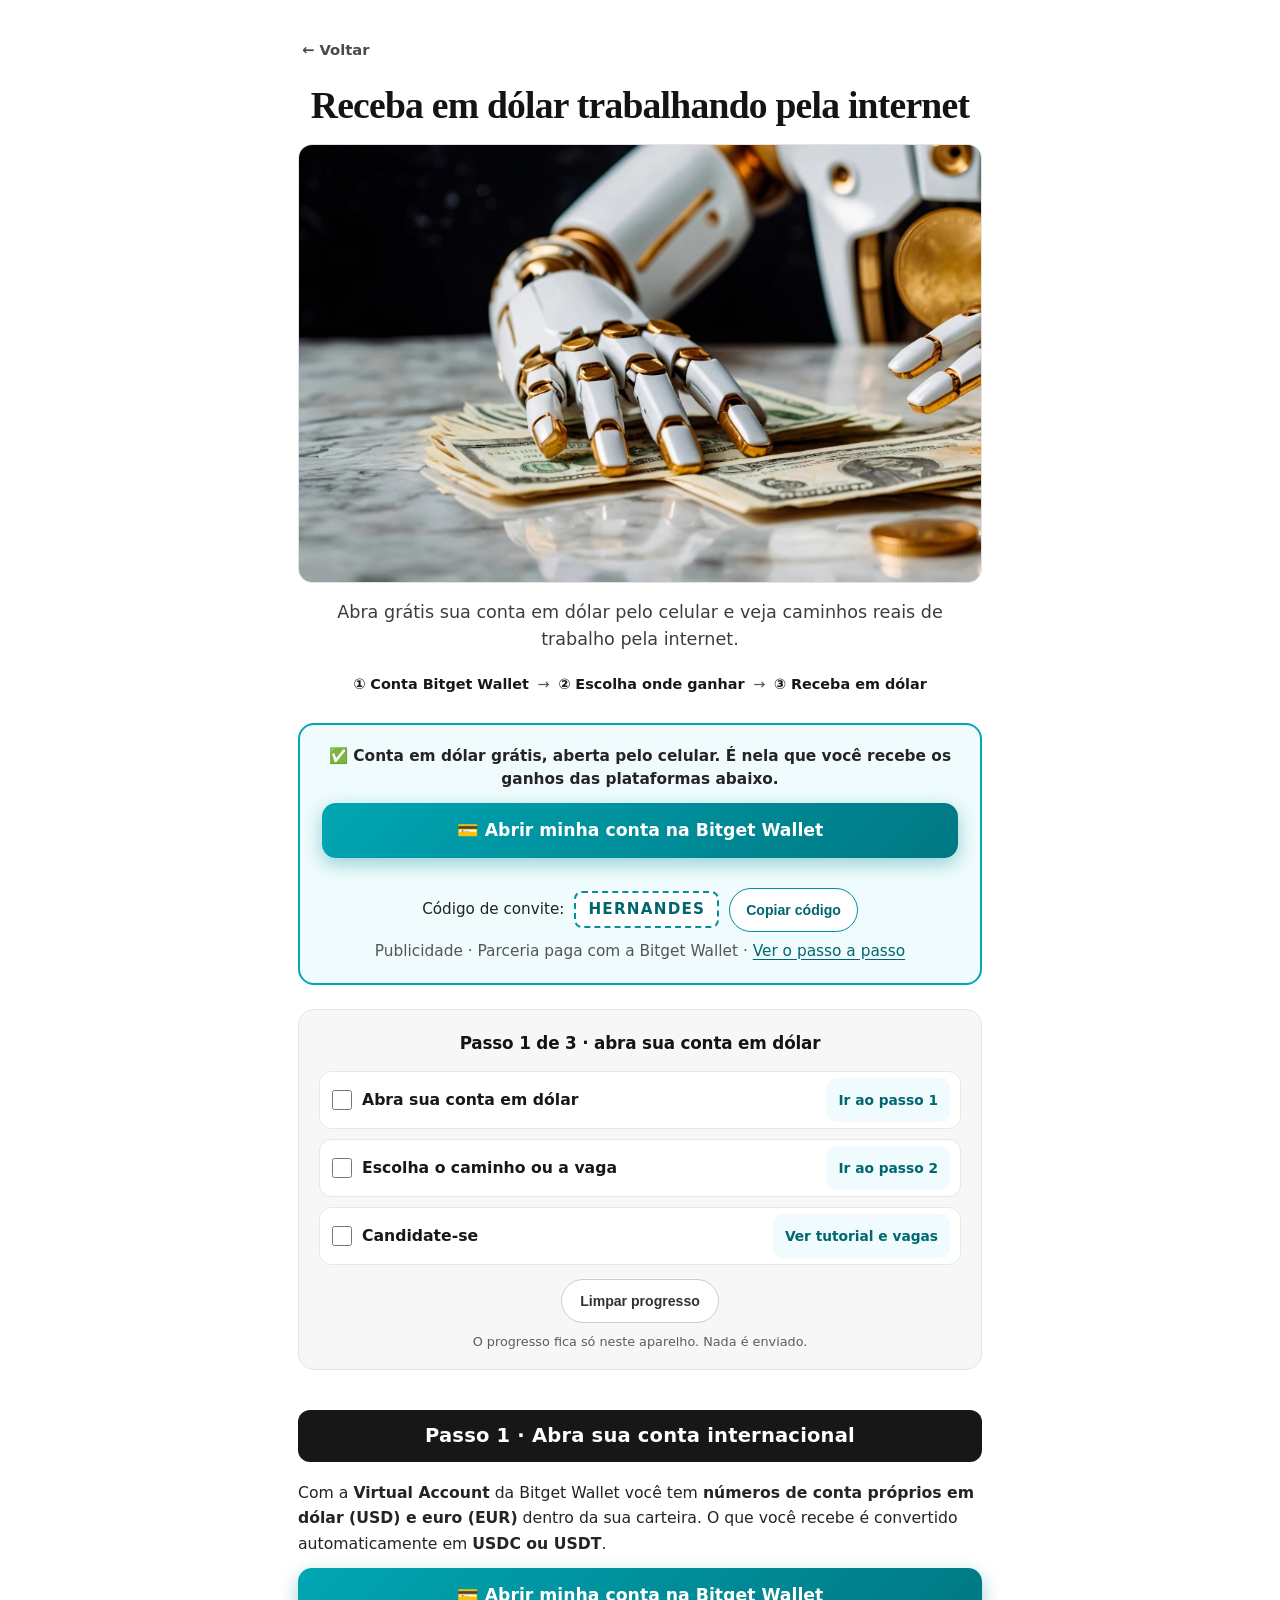
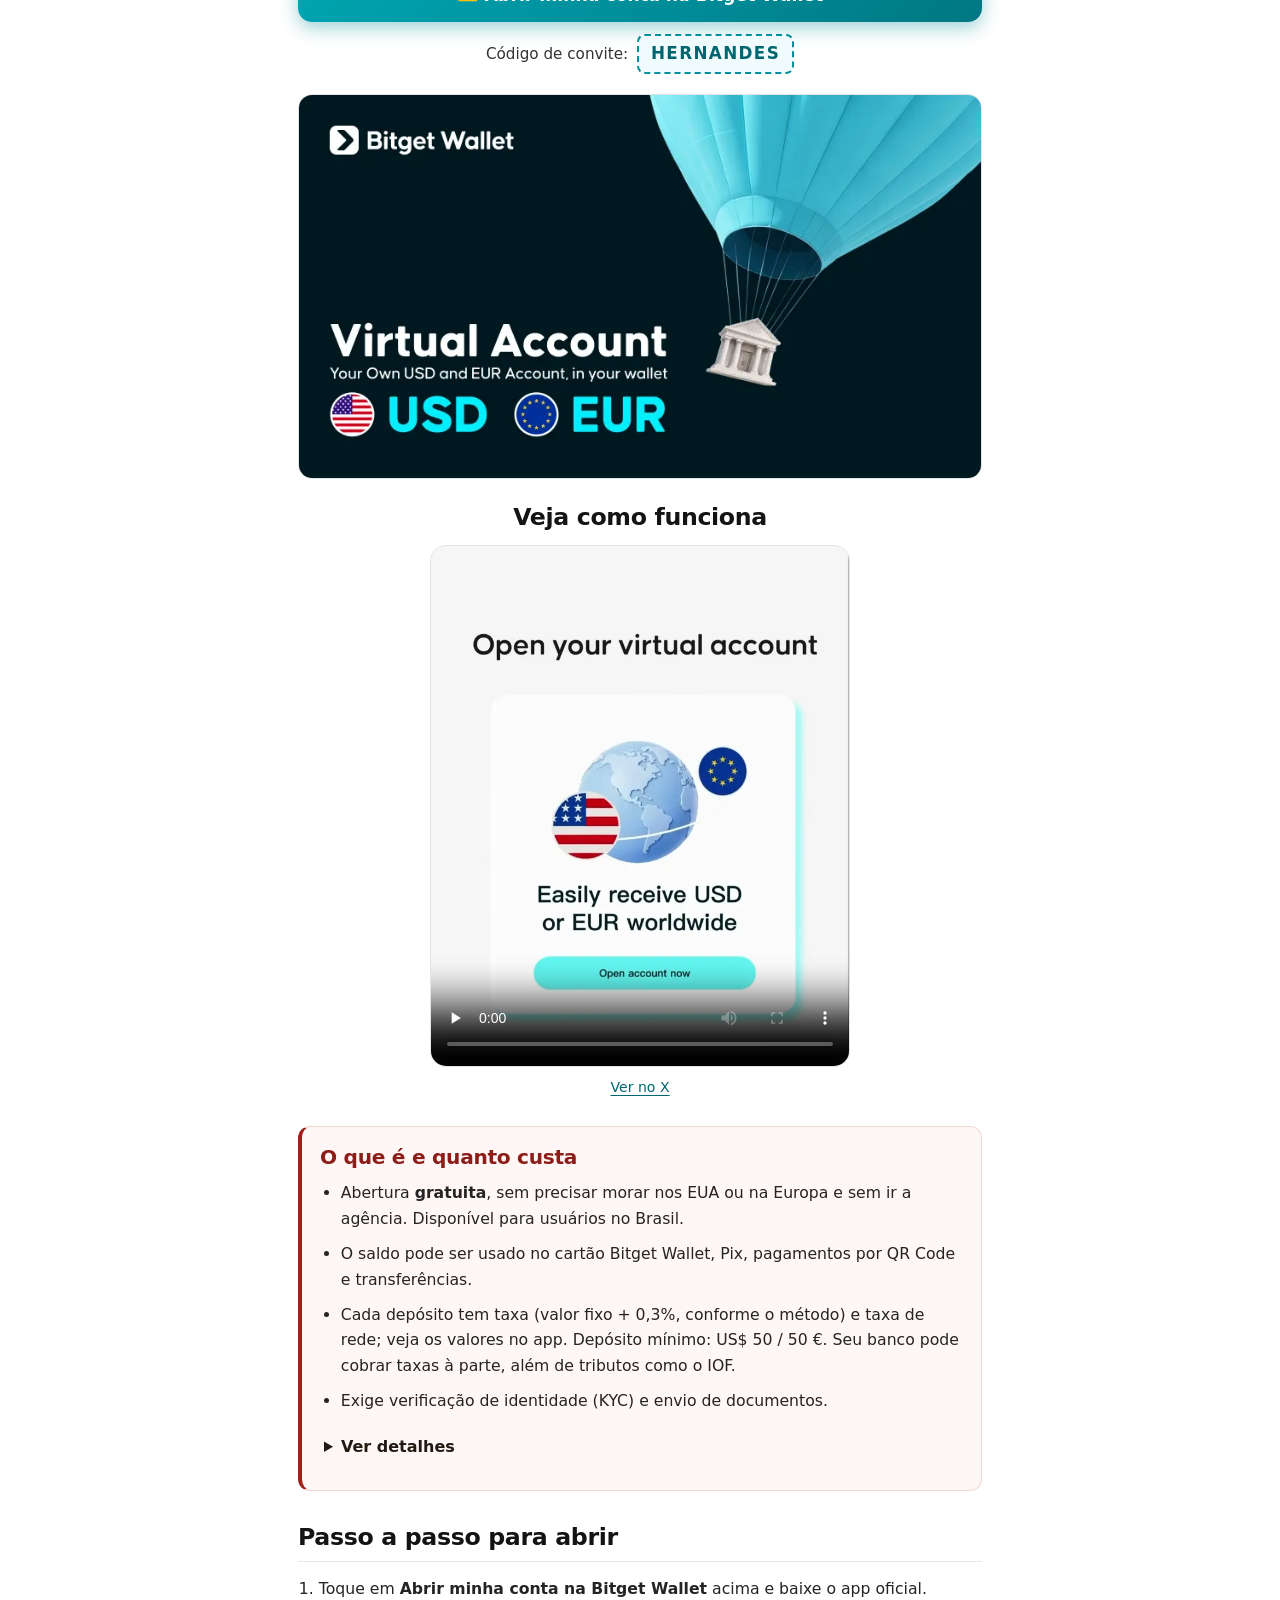
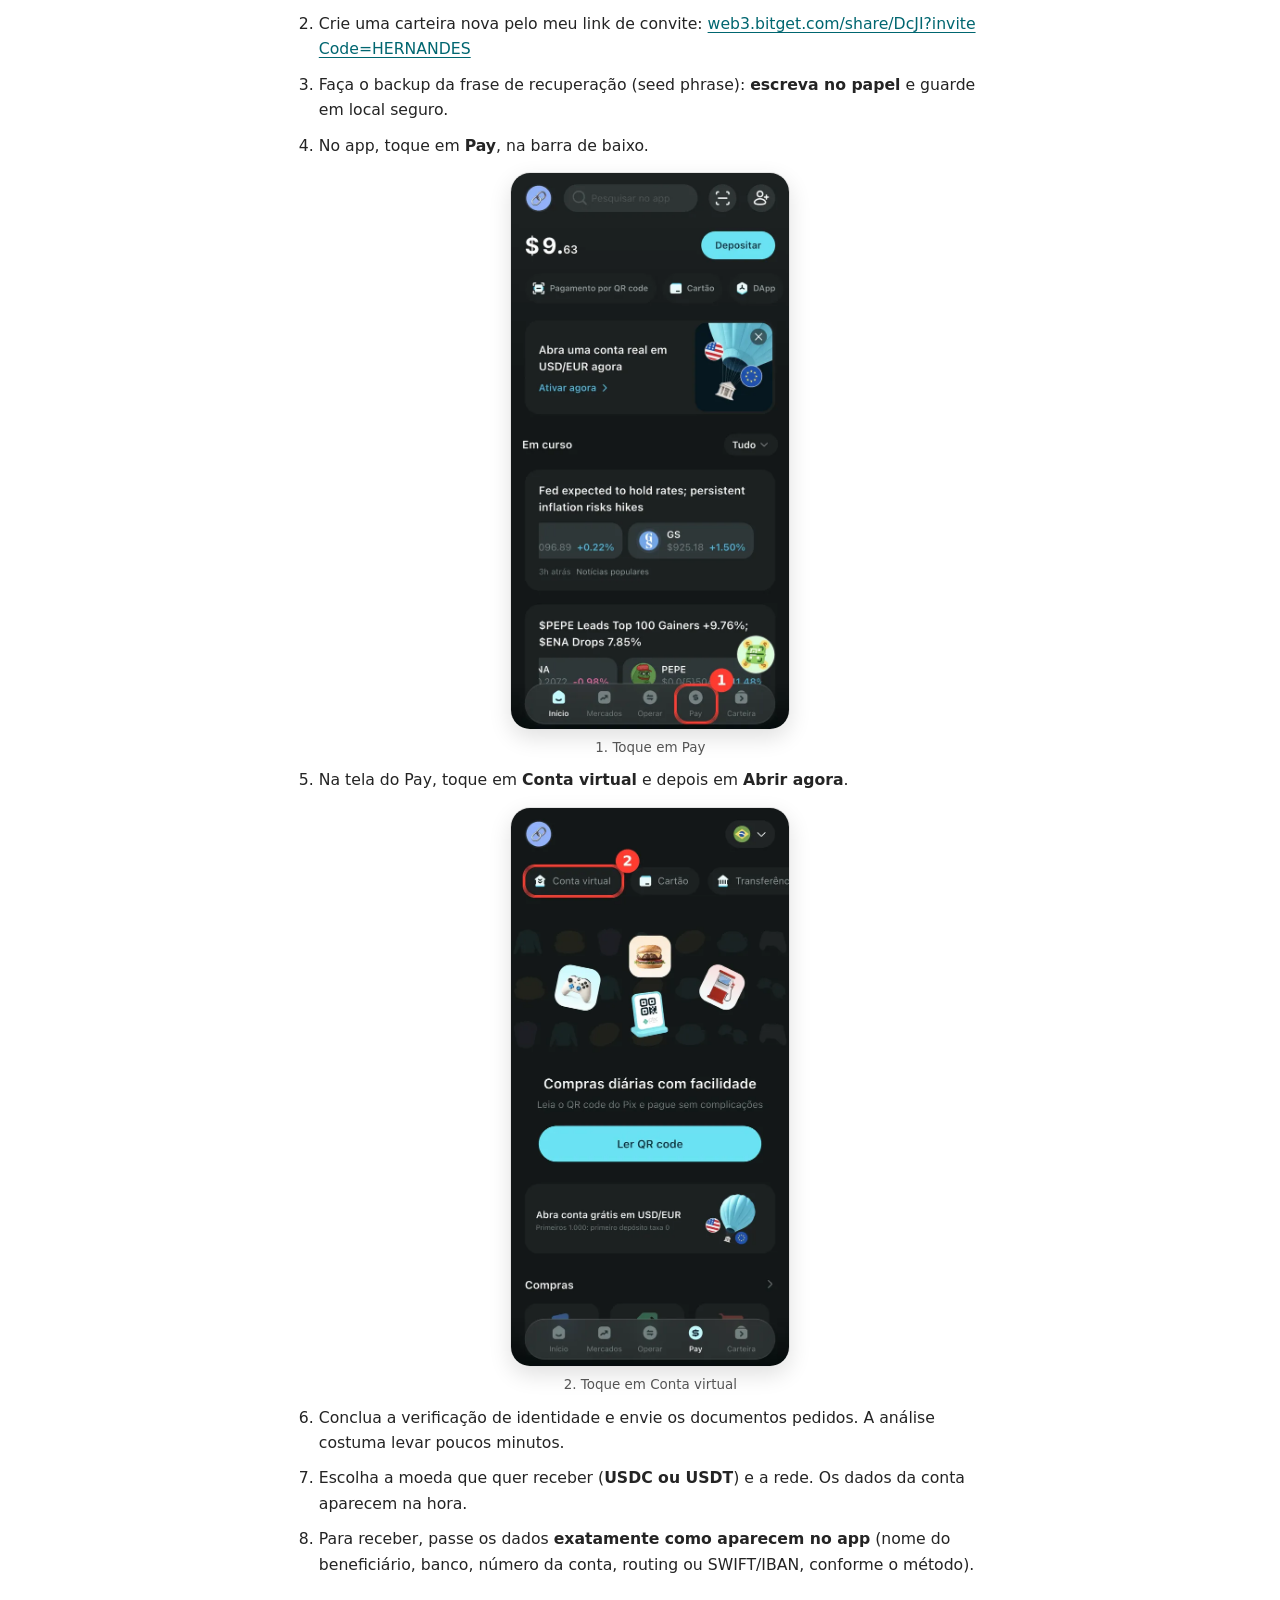
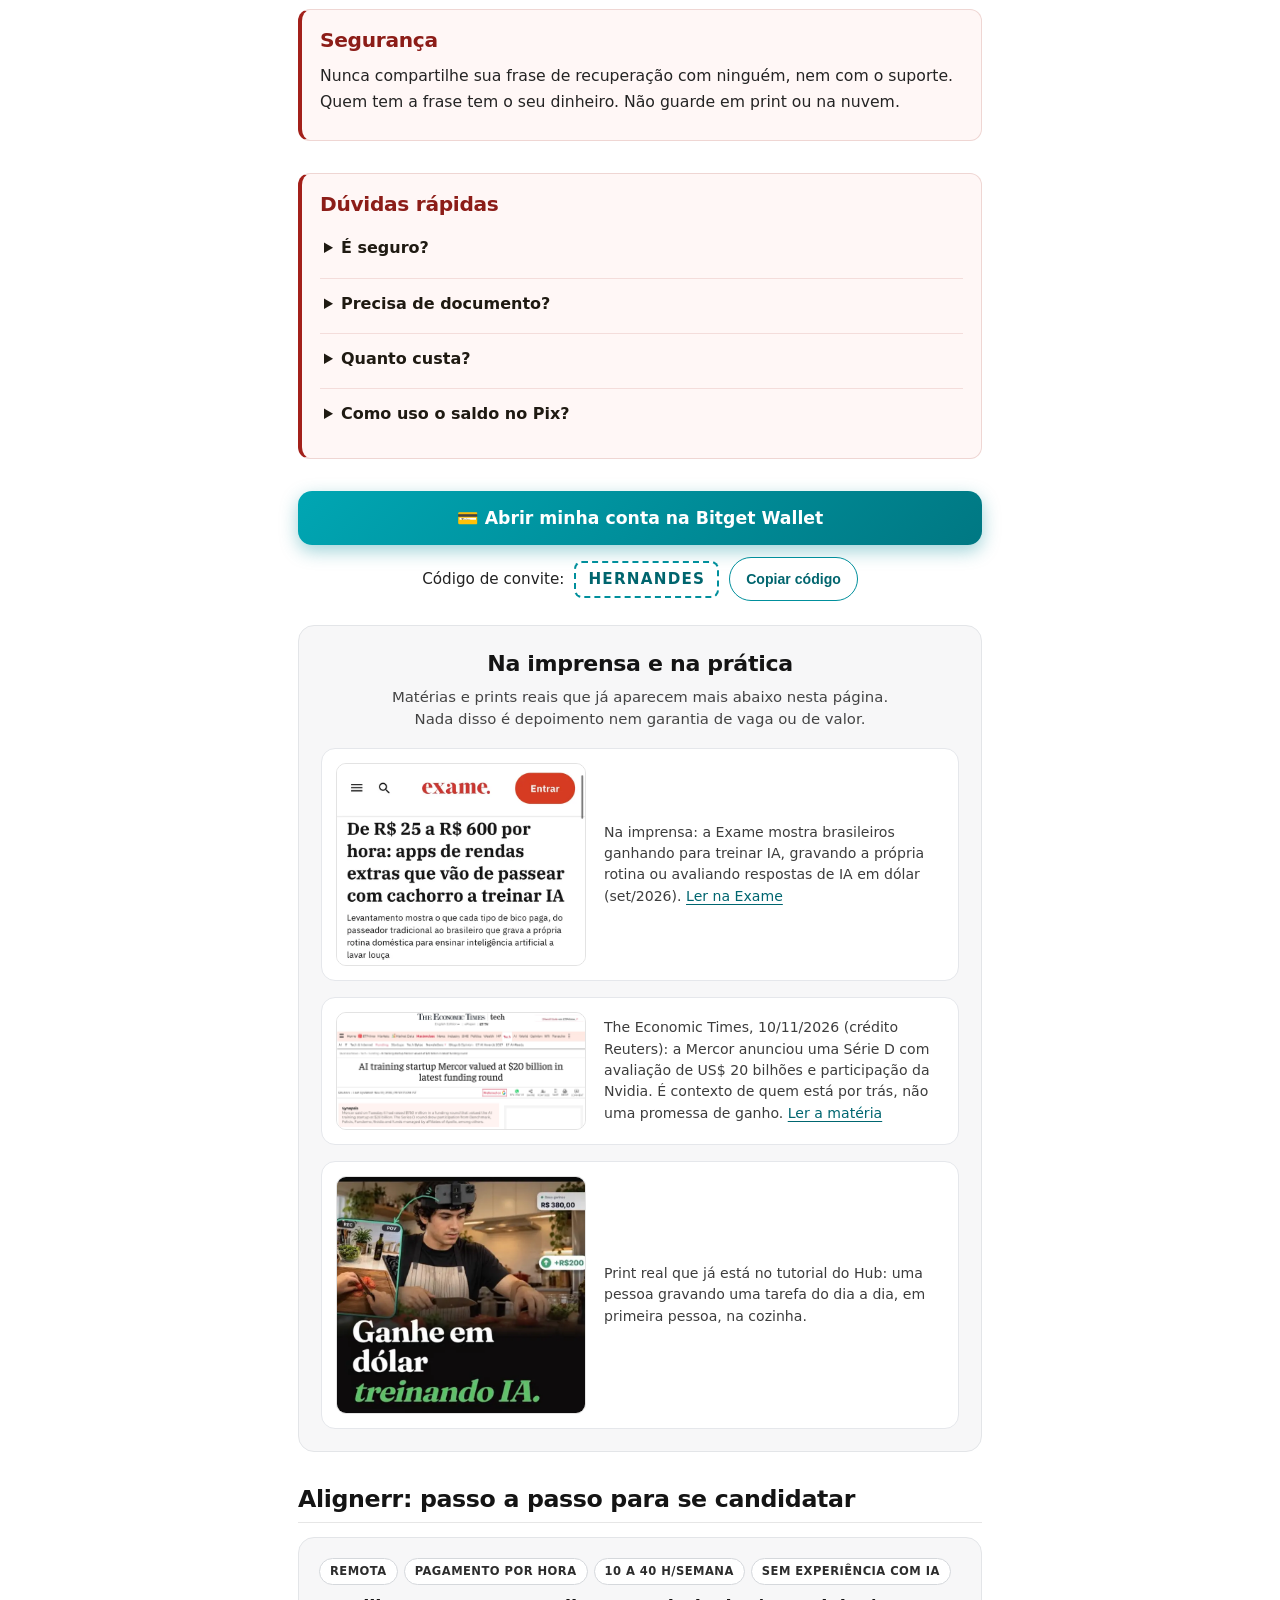
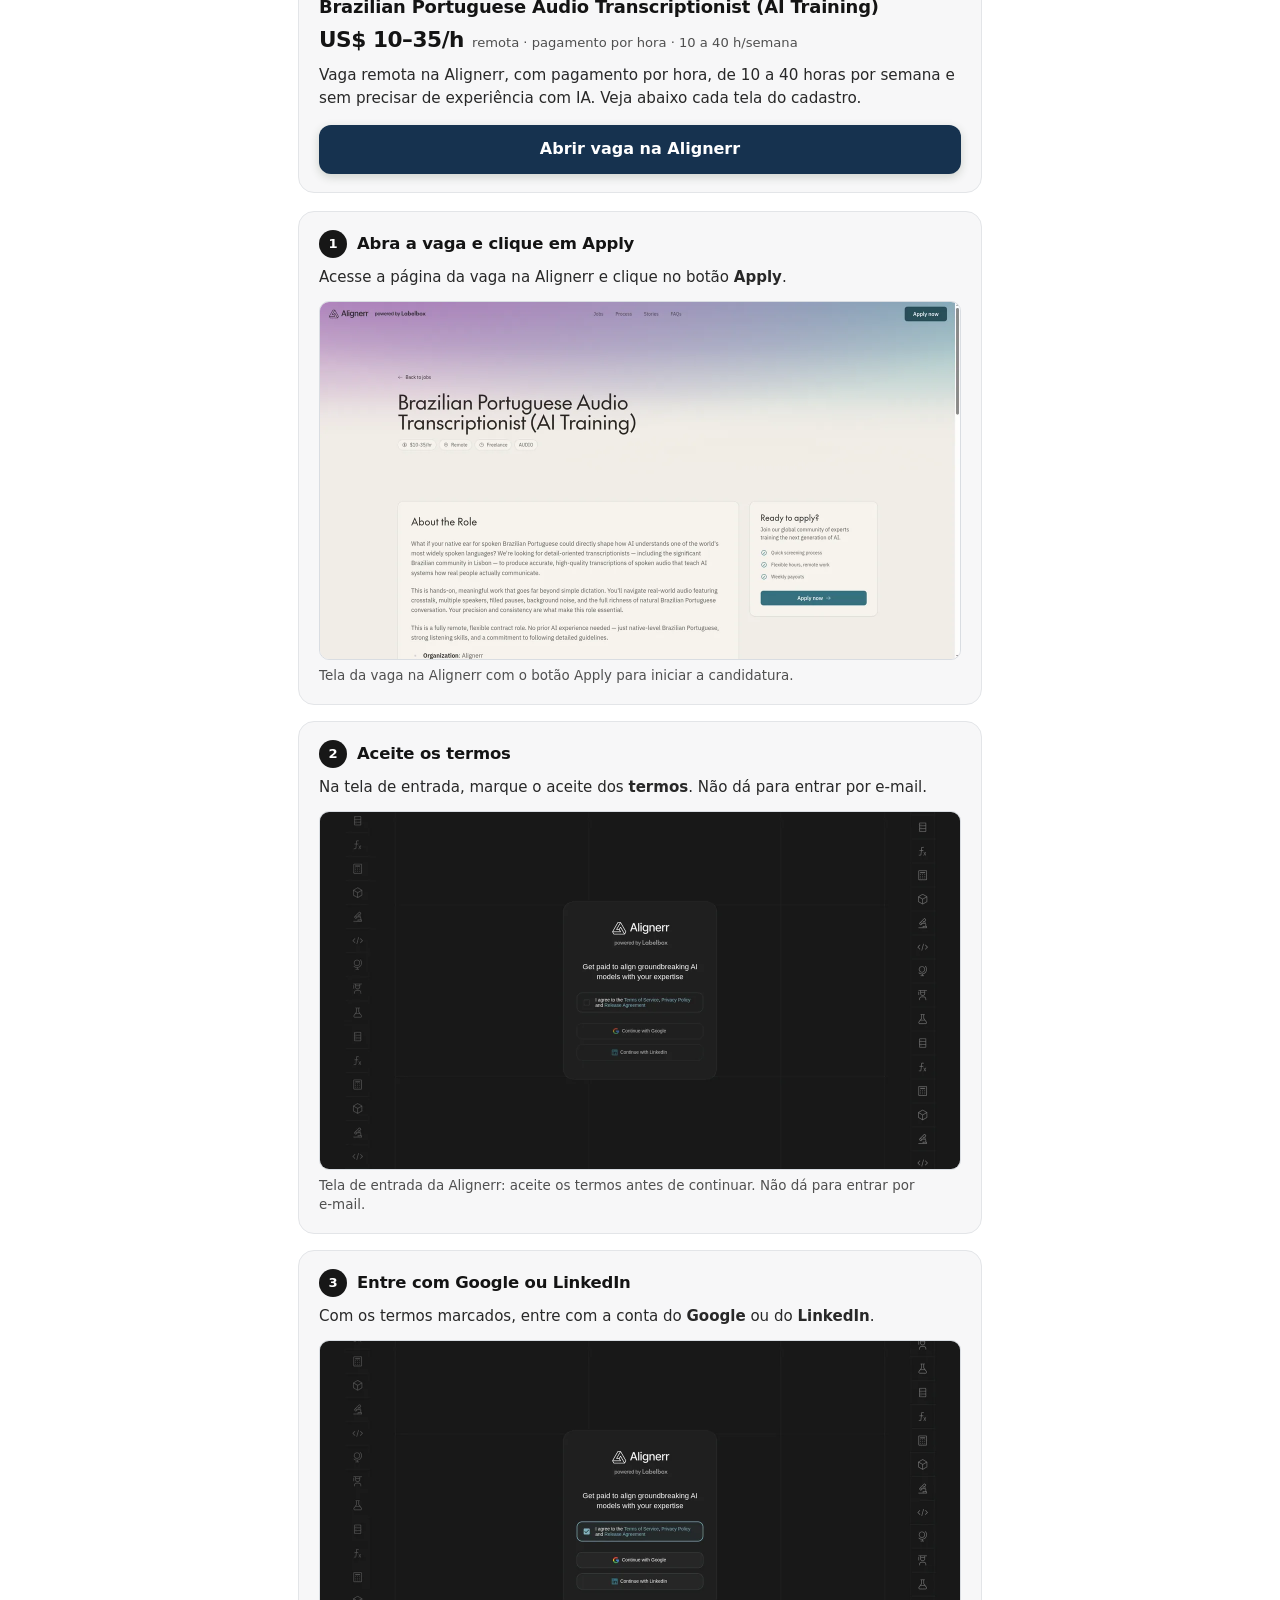
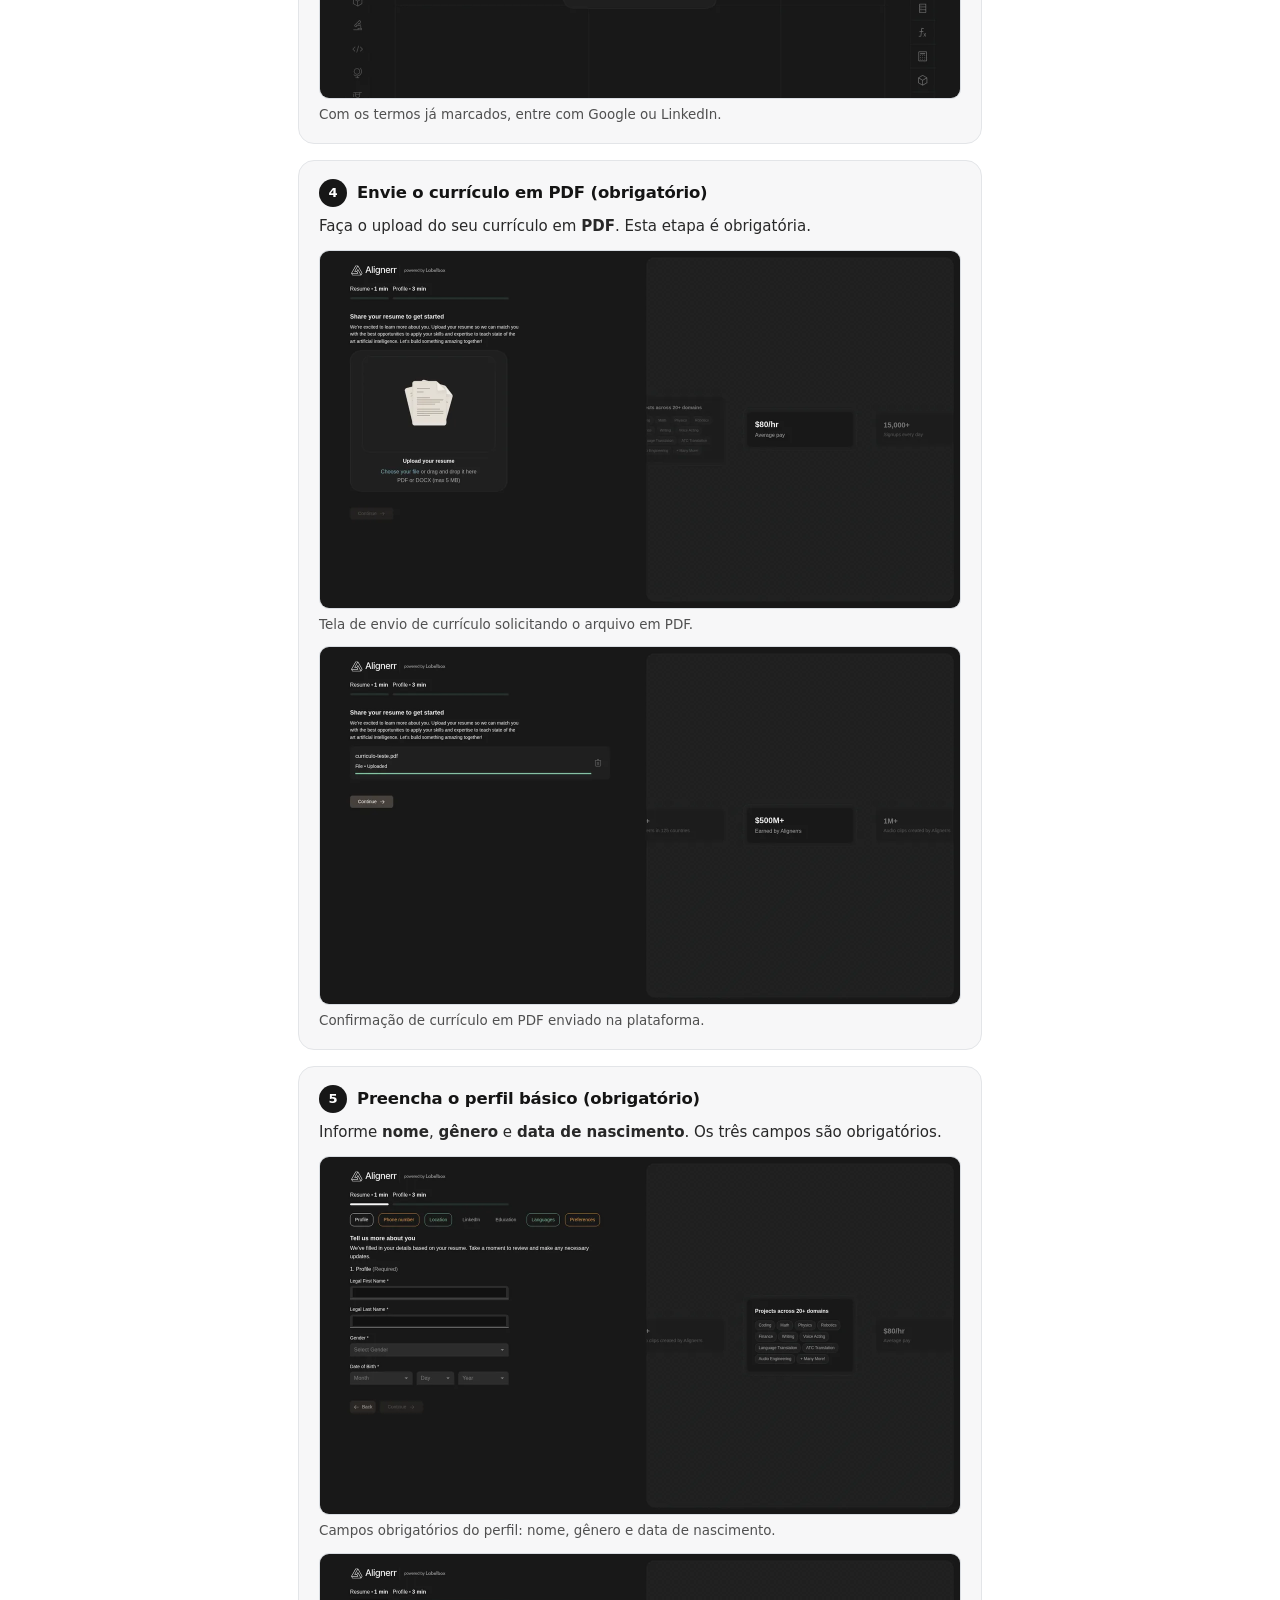
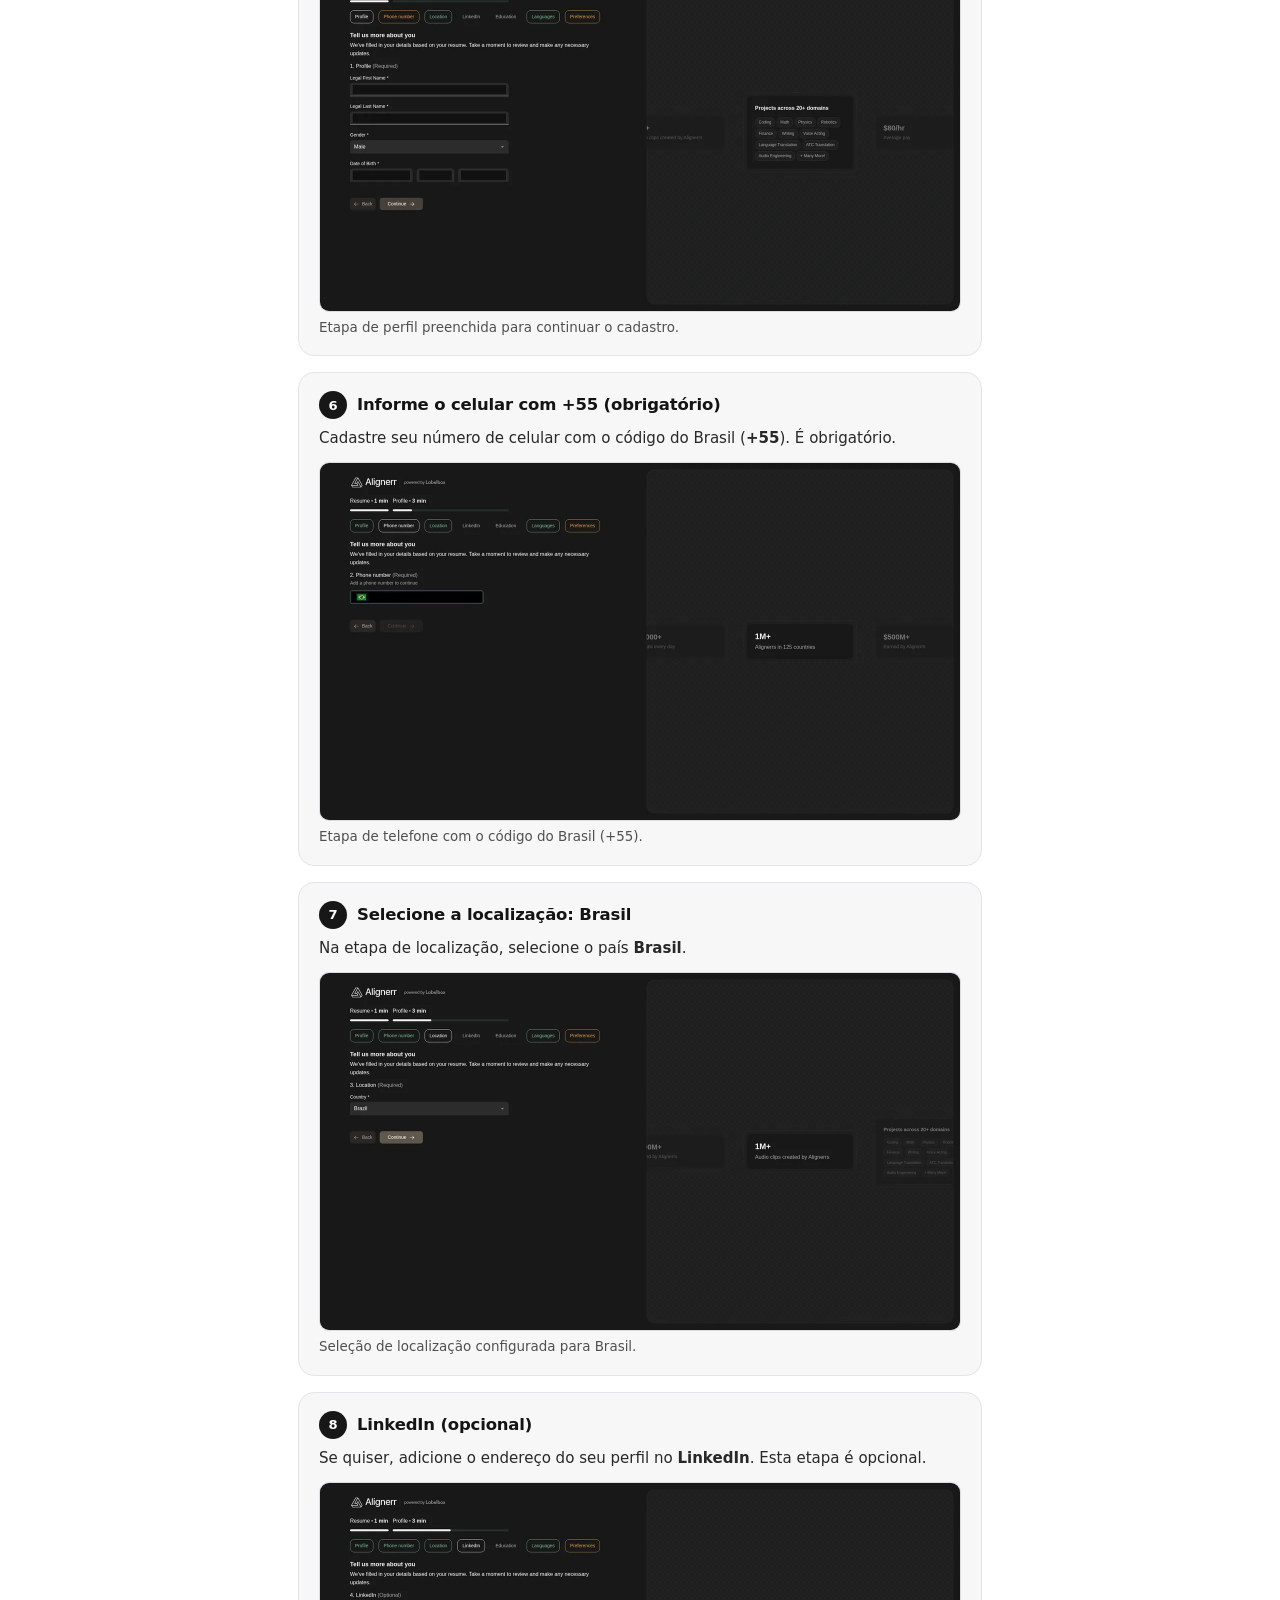
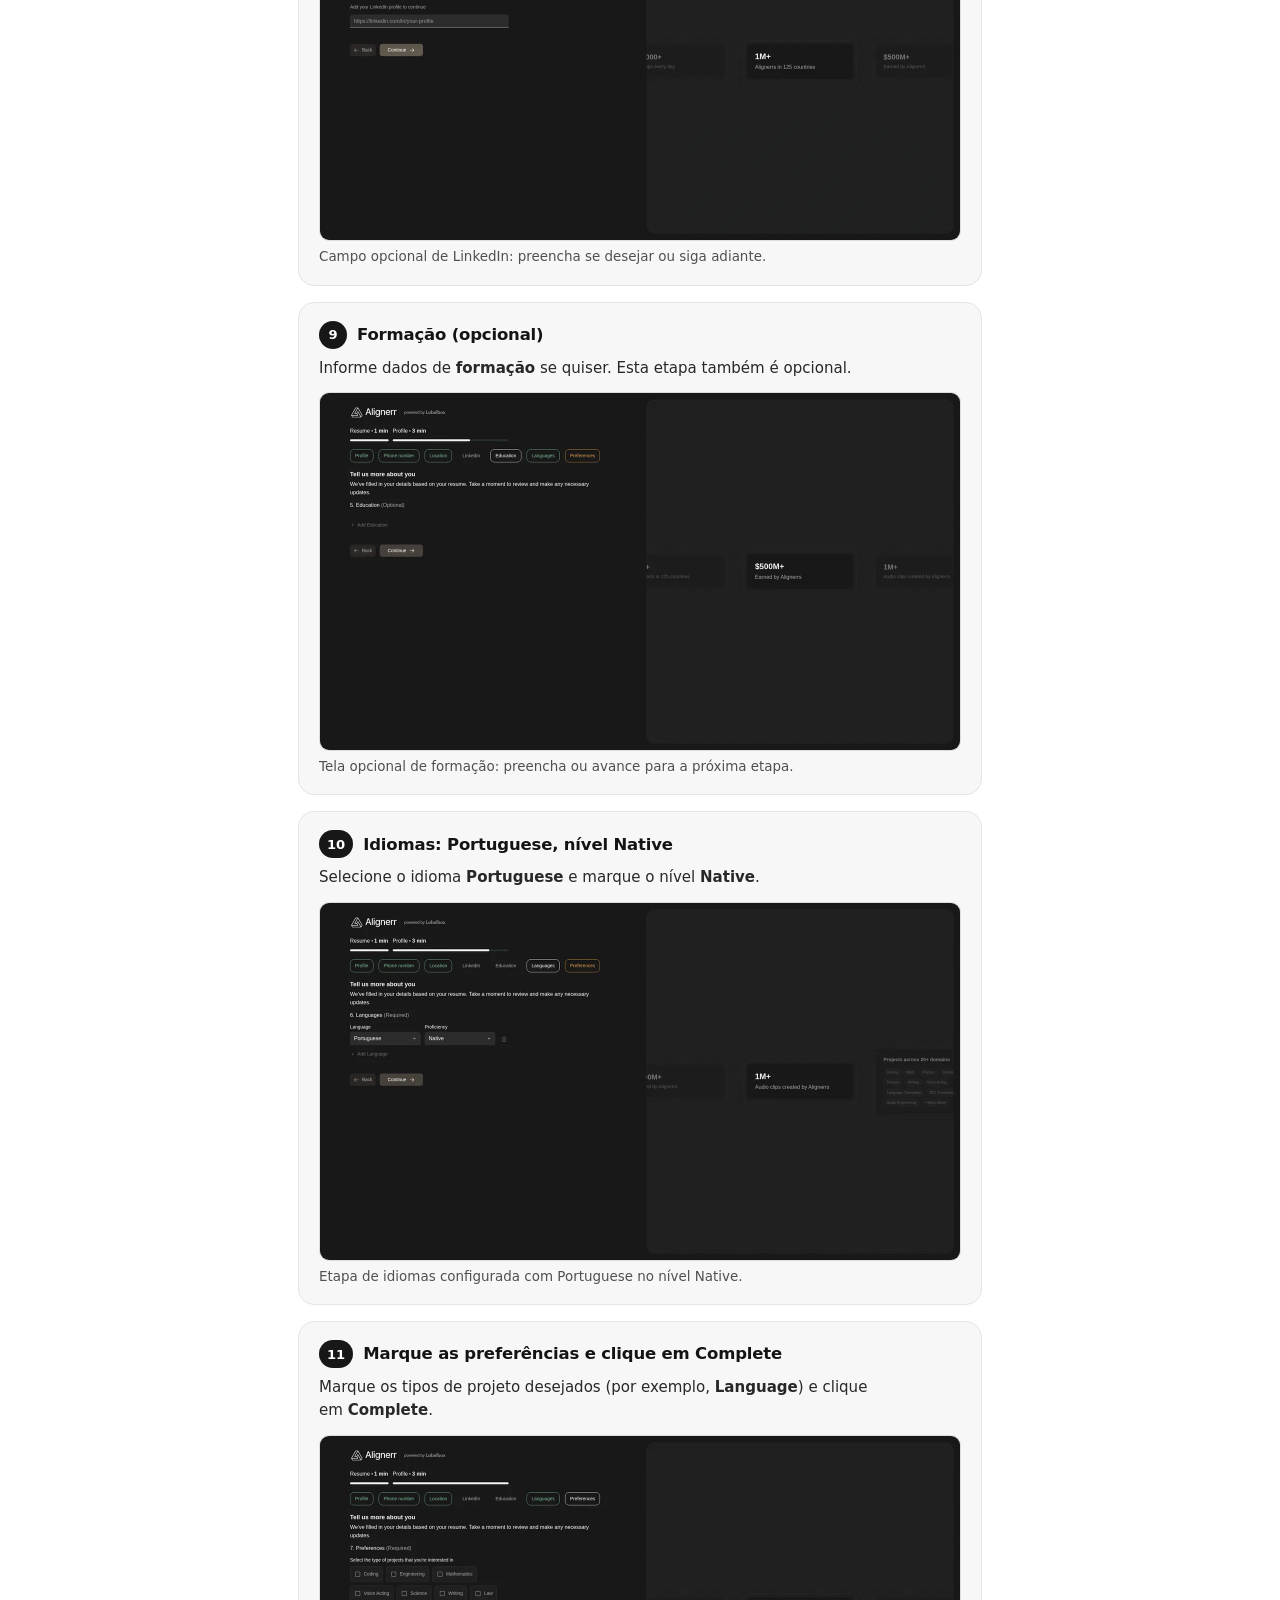
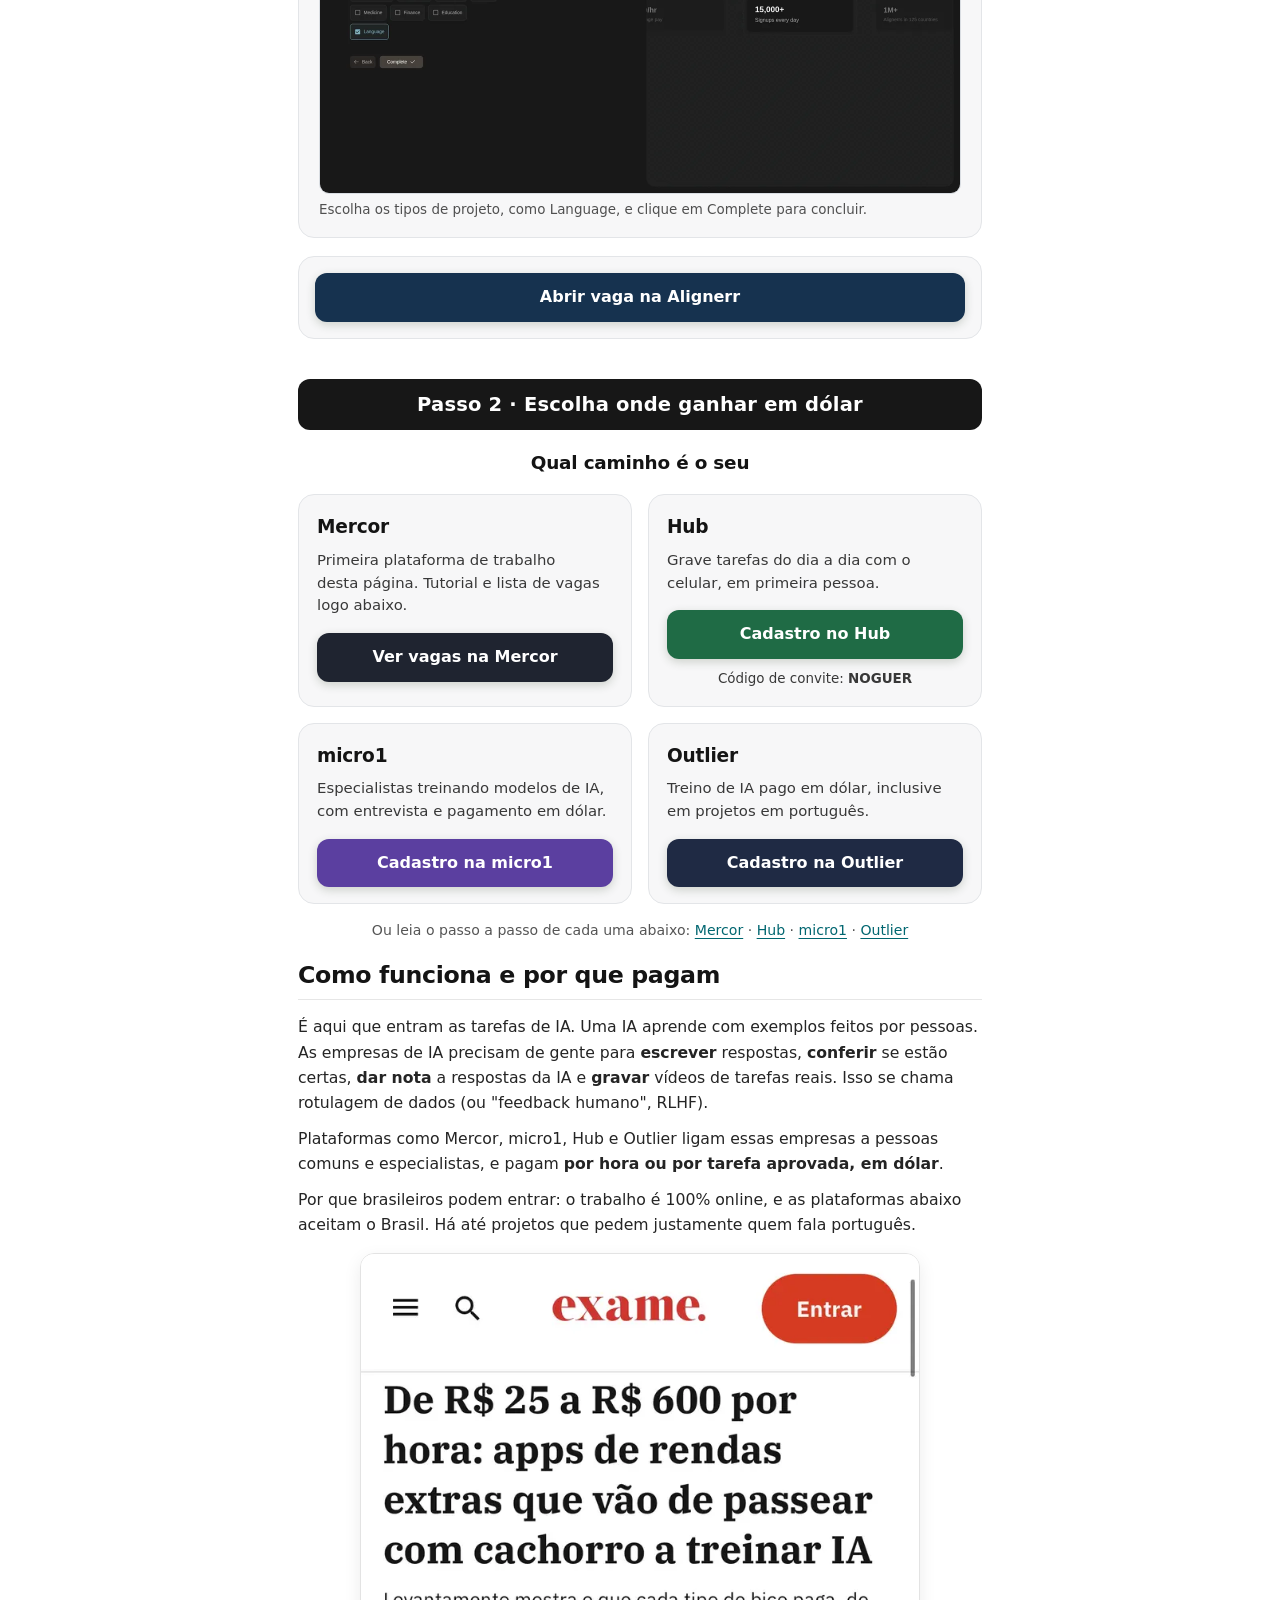
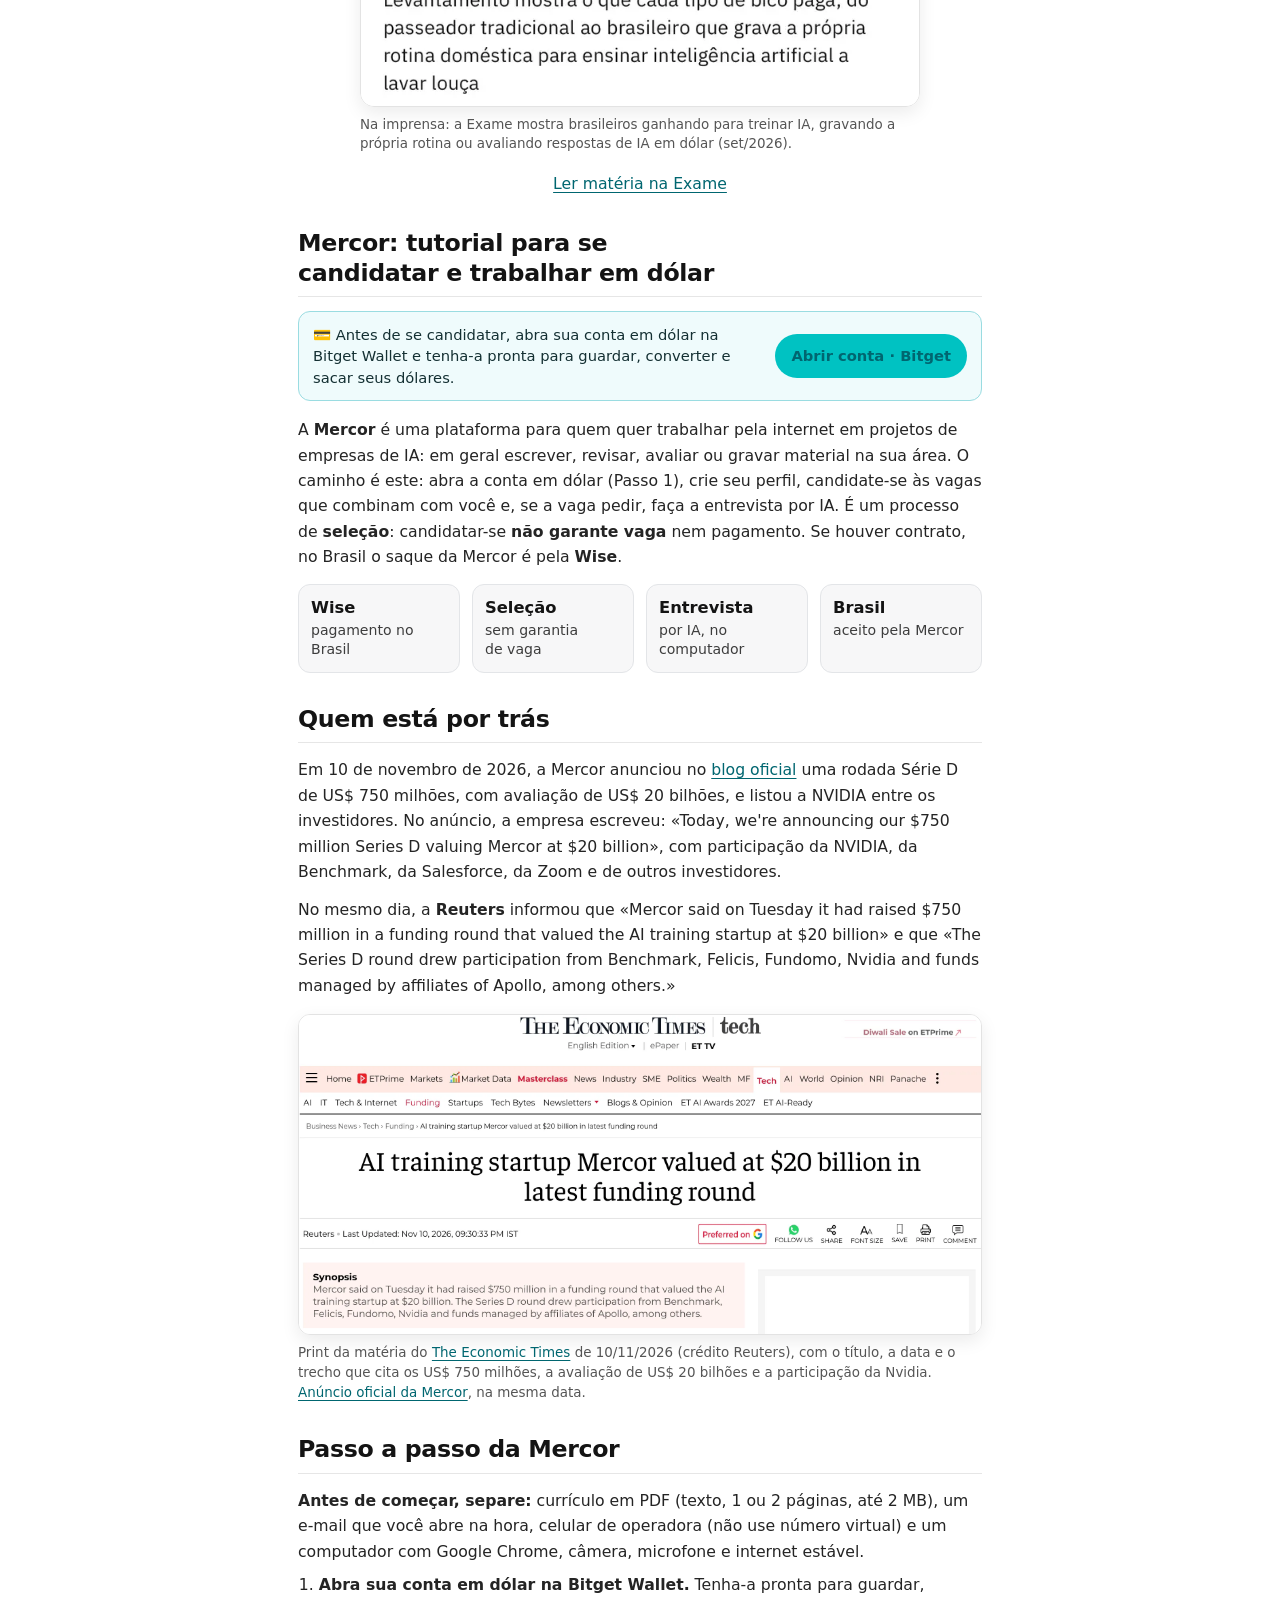
<file: ganhar-em-dolar.html>
<!doctype html>
<html lang="pt-BR">
<head>
<meta charset="utf-8">
<meta name="viewport" content="width=device-width, initial-scale=1">
<title>Ganhar dinheiro em dólar: conta internacional + plataformas | Hernandes Nogueira</title>
<meta name="description" content="Passo a passo: abra sua conta internacional em dólar na Bitget Wallet e veja vagas da Mercor, Hub, micro1 e Outlier.">
<meta property="og:type" content="article">
<meta property="og:title" content="Ganhar dinheiro em dólar gravando vídeos">
<meta property="og:description" content="Passo a passo: abra sua conta internacional em dólar na Bitget Wallet e veja vagas da Mercor, Hub, micro1 e Outlier.">
<meta property="og:url" content="https://hernandesnogueira.com.br/ganhar-em-dolar.html">
<meta property="og:image" content="https://hernandesnogueira.com.br/assets/og.jpg">
<meta property="og:locale" content="pt_BR">
<meta name="twitter:card" content="summary_large_image">
<meta name="twitter:site" content="@HernandesN">
<link rel="canonical" href="https://hernandesnogueira.com.br/ganhar-em-dolar.html">
<link rel="icon" href="assets/favicon.png" type="image/png">
<link rel="apple-touch-icon" href="assets/apple-touch-icon.png">
<link rel="stylesheet" href="style.css">
<style>
/* Overrides exclusivos desta página (body.plain) para não afetar o restante do site */
html:has(body.plain){scroll-behavior:smooth}
body.plain{overflow-wrap:break-word;color:#1b1b1b}
body.plain .wrap{max-width:740px;margin:0 auto;padding:14px 18px 56px}
@media (min-width:640px){body.plain .wrap{padding:28px 28px 72px}}

/* Links, foco visível e alvos de toque */
body.plain .g a{color:#006670;text-underline-offset:3px;overflow-wrap:anywhere}
body.plain .g a:hover{color:#004a52}
body.plain .g :is(a,button,summary,input):focus-visible,
#stickyBg a:focus-visible{outline:3px solid #141414;outline-offset:2px;border-radius:6px}

body.plain .g .back{display:inline-flex;align-items:center;min-height:44px;margin:0 0 12px;padding:6px 4px;color:#4a4a4a;text-decoration:none;font-size:.92rem;font-weight:600}
body.plain .g .back:hover{color:#141414;text-decoration:underline}

/* Tipografia e hierarquia de títulos */
body.plain .g h1{font-size:clamp(1.65rem,1.25rem + 1.9vw,2.35rem);line-height:1.16;letter-spacing:-.02em;color:#141414;text-align:center;margin:0 0 16px;text-wrap:balance}
body.plain .g .lead{text-align:center;color:#3d3d3d;font-size:clamp(1rem,.95rem + .25vw,1.1rem);line-height:1.55;max-width:56ch;margin:0 auto 14px;text-wrap:pretty}
body.plain .g .road1{text-align:center;font-size:.9rem;line-height:1.65;margin:0 0 20px;color:#555}
body.plain .g .road1 a{display:inline-block;padding:6px 4px;color:#181818;text-decoration:none;font-weight:700;overflow-wrap:break-word}
body.plain .g .road1 a:hover{text-decoration:underline}

body.plain .g h2{font-family:Inter,system-ui,-apple-system,"Segoe UI",Roboto,sans-serif;font-size:clamp(1.22rem,1.08rem + .7vw,1.48rem);line-height:1.25;letter-spacing:-.015em;text-transform:none;font-weight:800;color:#141414;text-align:left;margin:0 0 14px;padding-bottom:8px;border-bottom:1px solid #e6e6e6;text-wrap:balance}
body.plain .g h2.passo{margin:40px 0 18px;padding:13px 18px;border:0;border-radius:12px;background:#171717;color:#fff;font-size:clamp(1.05rem,.96rem + .45vw,1.22rem);line-height:1.3;text-align:center;letter-spacing:.01em;scroll-margin-top:16px}
body.plain .g .box h2{border:0;padding:0;margin:0 0 10px;color:#8c1d18;font-size:clamp(1.1rem,1rem + .45vw,1.26rem)}
body.plain .g .vid h2{text-align:center;border:0;padding:0;margin:0 0 12px}

body.plain .g p,body.plain .g li{line-height:1.62;color:#242424;font-size:.98rem;text-wrap:pretty}
body.plain .g p{margin:0 0 12px}
body.plain .g ul,body.plain .g ol{padding-left:1.3rem;margin:0 0 12px}
body.plain .g li{margin:0 0 10px}
body.plain .g section{margin:0 0 32px;scroll-margin-top:16px}
body.plain .g section#hub{margin-bottom:14px}
body.plain .g .note{font-size:.88rem;line-height:1.5;color:#555}
body.plain .g .disc{font-size:.82rem;color:#5c5c5c;text-align:center;line-height:1.55;margin-top:24px;padding-top:18px;border-top:1px solid #eaeaea}

/* Mídia responsiva (hero, banner, prints de telefone e prints de páginas) */
body.plain .g img,body.plain .g video{max-width:100%;height:auto}
body.plain .g img.heroimg{display:block;width:100%;max-width:100%;height:auto;border-radius:14px;margin:4px 0 16px;border:1px solid #e3e3e3}
body.plain .g img.shot{display:block;width:100%;max-width:100%;height:auto;border-radius:14px;margin:16px auto 24px;border:1px solid #e3e3e3}
body.plain .g .vid{margin:10px 0 28px}
body.plain .g .vid video{display:block;width:100%;max-width:420px;height:auto;margin:10px auto 10px;border-radius:16px;background:#f4f4f4;border:1px solid #e3e3e3}

/* Prints gerais (Exame, Hub, micro1, Outlier) */
body.plain .g figure.shot{margin:16px auto 18px;max-width:560px;width:100%;text-align:center}
body.plain .g figure.shot img{width:100%;height:auto;display:block;border-radius:14px;border:1px solid #e3e3e3;box-shadow:0 6px 18px rgba(0,0,0,.08)}
body.plain .g figure.shot figcaption{font-size:.84rem;color:#555;margin-top:8px;line-height:1.45;text-align:left}

/* Prints de celular do tutorial Bitget (mantém proporção de telefone centralizada) */
body.plain .g ol figure.shot{max-width:280px;margin:14px auto 10px}
body.plain .g ol figure.shot img{border-radius:20px;box-shadow:0 8px 22px rgba(0,0,0,.12)}
body.plain .g ol figure.shot figcaption{text-align:center}

body.plain .g figure.materia{margin:16px 0 20px;max-width:100%;text-align:center}
body.plain .g figure.materia img{width:100%;height:auto;display:block;border-radius:12px;border:1px solid #e3e3e3;box-shadow:0 6px 18px rgba(0,0,0,.08)}
body.plain .g figure.materia figcaption{font-size:.84rem;color:#555;margin-top:8px;line-height:1.5;text-align:left}

/* Bloco de destaque no topo e código de convite */
body.plain .g .topcta{margin:0 0 24px;padding:18px 16px;border:2px solid #00a8b5;border-radius:16px;background:#effbfc}
@media (min-width:640px){body.plain .g .topcta{padding:20px 22px}}
body.plain .g .topcta p{margin:0 0 12px;text-align:center;font-size:.96rem;line-height:1.5}
.benefit{font-size:.95rem;margin:0 0 12px;font-weight:600;color:#141414}
.codebar{display:flex;gap:10px;align-items:center;justify-content:center;flex-wrap:wrap;margin:12px 0 0;font-size:.95rem;color:#222}
.codebar b{padding:5px 12px;border:2px dashed #008f9c;border-radius:8px;color:#00656e;background:#fff;letter-spacing:.08em}
.copy{display:inline-flex;align-items:center;justify-content:center;min-height:44px;border:1.5px solid #008f9c;background:#fff;color:#00656e;font-weight:700;border-radius:999px;padding:10px 16px;font-size:.88rem;cursor:pointer;transition:background-color .15s ease,color .15s ease}
.copy:hover{background:#e0f7f9}
body.plain .g .code{text-align:center;margin:12px 0 20px;font-size:.95rem;color:#333}
body.plain .g .code b{display:inline-block;margin-left:4px;padding:4px 12px;border:2px dashed #008f9c;border-radius:8px;color:#00656e;font-size:1.05rem;letter-spacing:.08em;background:#effbfc}
.iab{margin:12px 0 0;padding:10px 12px;border-radius:10px;background:#fff7e0;border:1px solid #f0d58a;font-size:.88rem;text-align:center;color:#332600}

/* CTAs */
body.plain .g .cta{display:flex;align-items:center;justify-content:center;gap:8px;width:100%;min-height:48px;padding:14px 18px;border-radius:12px;font-weight:700;text-align:center;line-height:1.3;text-decoration:none;overflow-wrap:break-word;transition:transform .15s ease,box-shadow .15s ease,filter .15s ease}
body.plain .g .cta.bgx{gap:10px;padding:16px 18px;min-height:54px;font-size:1.08rem;font-weight:800;border-radius:14px;background:linear-gradient(135deg,#00a6b3,#007883);color:#fff;box-shadow:0 6px 18px rgba(0,140,152,.38);animation:bgxp 2.2s ease-in-out infinite}
body.plain .g .cta.bgx:hover{filter:brightness(1.06);color:#fff}
@keyframes bgxp{0%,100%{box-shadow:0 6px 18px rgba(0,140,152,.35)}50%{box-shadow:0 6px 26px rgba(0,140,152,.65)}}
body.plain .g .cta.btcb{background:#007d88;color:#fff}
body.plain .g .cta.btcb:hover{filter:brightness(1.06);color:#fff}
body.plain .g .cta.alt{background:#7a4f12;color:#fff}
body.plain .g .cta.alt:hover{filter:brightness(1.08);color:#fff}
body.plain .g .cta.merc{background:#1f2430;color:#fff}
body.plain .g .cta.hubc{background:#1f6b45;color:#fff}
body.plain .g .cta.m1c{background:#5b3fa0;color:#fff}
body.plain .g .cta.outc{background:#1f2a44;color:#fff}
body.plain .g .cta.alignc{background:#16324f;color:#fff}
body.plain .g .cta:is(.merc,.hubc,.m1c,.outc,.alignc):hover{filter:brightness(1.08);transform:translateY(-1px);box-shadow:0 6px 16px rgba(20,20,20,.14);color:#fff}

/* Lembrete Bitget */
.bgrem{display:flex;gap:12px;align-items:center;justify-content:space-between;flex-wrap:wrap;background:#effbfc;border:1px solid #9adce1;border-radius:12px;padding:12px 14px;margin:10px 0 16px;font-size:.92rem;line-height:1.45;color:#143033}
.bgrem span{flex:1 1 220px;min-width:0}
.bgrem a{display:inline-flex;align-items:center;justify-content:center;min-height:44px;background:#00c2c2;color:#002b2b;font-weight:800;text-decoration:none;padding:10px 16px;border-radius:999px;white-space:nowrap;overflow-wrap:normal;transition:filter .15s ease}
.bgrem a:hover{filter:brightness(.95);color:#002b2b}

/* Caixas de atenção e FAQ */
body.plain .g .box{background:#fff7f6;border:1px solid #efd6d3;border-left:4px solid #a3201a;border-radius:12px;padding:18px 18px 14px}
body.plain .g details{margin:8px 0;border-top:1px solid rgba(163,32,26,.12);padding-top:4px}
body.plain .g details:first-of-type{border-top:0;padding-top:0}
body.plain .g summary{cursor:pointer;font-weight:700;color:#1f1a12;padding:10px 4px;line-height:1.4}
body.plain .g details p,body.plain .g details ul{margin-top:6px}

/* Checklist */
body.plain .g .chk{margin:0 0 26px;padding:18px 16px 16px;border:1px solid #e3e5e8;border-radius:16px;background:#f7f7f8}
@media (min-width:640px){body.plain .g .chk{padding:20px 20px 18px}}
body.plain .g .chk-status{margin:0 0 14px;text-align:center;font-weight:800;font-size:1.05rem;color:#141414;letter-spacing:-.01em}
body.plain .g .chk ol{list-style:none;padding:0;margin:0;display:grid;gap:10px}
body.plain .g .chk li{display:flex;align-items:center;justify-content:space-between;gap:10px;padding:6px 10px 6px 12px;margin:0;border:1px solid #e5e7eb;border-radius:12px;background:#fff;flex-wrap:wrap}
body.plain .g .chk label{display:flex;align-items:center;gap:10px;min-height:44px;font-weight:600;color:#181818;cursor:pointer;flex:1 1 180px;min-width:0}
body.plain .g .chk input{width:20px;height:20px;flex:0 0 20px;accent-color:#141414;cursor:pointer}
body.plain .g .chk a{display:inline-flex;align-items:center;justify-content:center;min-height:44px;padding:6px 12px;border-radius:10px;background:#effbfc;font-size:.86rem;color:#006670;font-weight:700;white-space:nowrap;text-decoration:none;overflow-wrap:normal}
body.plain .g .chk a:hover{background:#ddf4f6;text-decoration:underline}
body.plain .g .chk li:has(input:checked){background:#effbfc;border-color:#9adce1}
body.plain .g .chk button[type=reset]{display:block;min-height:44px;margin:14px auto 0;border:1px solid #c9cdd2;background:#fff;color:#333;border-radius:999px;padding:10px 18px;font-size:.88rem;font-weight:600;cursor:pointer}
body.plain .g .chk button[type=reset]:hover{background:#f0f1f3}
body.plain .g .chk-note{margin:10px 0 0;text-align:center;font-size:.8rem;color:#5c5c5c;line-height:1.45}

/* Prova social (Na imprensa e na prática) */
body.plain .g .prova{container-type:inline-size;container-name:prova;margin:12px 0 32px;padding:20px 16px 18px;border:1px solid #e3e5e8;border-radius:16px;background:#f7f7f8}
@media (min-width:640px){body.plain .g .prova{padding:24px 22px 22px}}
body.plain .g .prova h2{margin:0 0 8px;padding:0;border:0;text-align:center;font-size:clamp(1.2rem,1.08rem + .5vw,1.38rem)}
body.plain .g .prova-lead{margin:0 auto 18px;max-width:56ch;text-align:center;font-size:.93rem;color:#444;line-height:1.5}
body.plain .g .prova-grid{display:grid;grid-template-columns:1fr;gap:16px}
body.plain .g .prova-grid figure{margin:0;padding:14px;border:1px solid #e5e7eb;border-radius:14px;background:#fff;display:grid;grid-template-columns:1fr;gap:12px;align-items:start}
body.plain .g .prova-grid img{width:100%;height:auto;display:block;border-radius:10px;border:1px solid #e3e3e3}
body.plain .g .prova-grid figcaption{margin:0;font-size:.88rem;color:#3d3d3d;line-height:1.52;text-align:left}
@container prova (min-width:560px){
  body.plain .g .prova-grid figure{grid-template-columns:minmax(220px,250px) 1fr;gap:18px;align-items:center}
}

/* Chooser (Mercor, Hub, micro1, Outlier) — 1 col no celular, 2x2 no desktop */
body.plain .g .choose-lead{margin:0 0 16px;text-align:center;font-size:1.15rem;font-weight:700;color:#141414;letter-spacing:-.01em}
body.plain .g .chooser{display:grid;grid-template-columns:1fr;gap:14px;margin:0 0 24px}
@media (min-width:640px){body.plain .g .chooser{grid-template-columns:repeat(2,minmax(0,1fr));gap:16px}}
body.plain .g .pathcard{display:flex;flex-direction:column;background:#f7f7f8;border:1px solid #e3e5e8;border-radius:16px;padding:18px 18px 16px}
body.plain .g .pathcard h3{margin:0 0 8px;padding:0;border:0;text-align:left;text-transform:none;letter-spacing:-.01em;font-size:1.16rem;font-weight:800;color:#141414}
body.plain .g .pathcard p{margin:0;color:#383838;font-size:.93rem;line-height:1.52}
body.plain .g .pathcard .cta{margin:auto 0 0;padding-top:14px;padding-bottom:14px}
body.plain .g .pathcard p + .cta{margin-top:16px}
body.plain .g .pathcard .note{margin:10px 0 0;text-align:center;font-size:.84rem}

/* Resumo rápido (.facts) */
body.plain .g .facts{display:grid;grid-template-columns:repeat(2,minmax(0,1fr));gap:10px;margin:14px 0 22px;padding:0;list-style:none}
@media (min-width:640px){body.plain .g .facts{grid-template-columns:repeat(4,minmax(0,1fr));gap:12px}}
body.plain .g .facts li{background:#f7f7f8;border:1px solid #e3e5e8;border-radius:12px;padding:12px;margin:0;font-size:.88rem;line-height:1.38;color:#3d3d3d}
body.plain .g .facts b{display:block;font-size:1.02rem;color:#141414;margin-bottom:2px}

/* Cards de vagas Mercor */
body.plain .g .aviso{margin:0 0 16px;padding:12px 14px;border-radius:12px;background:#f7f7f8;border:1px solid #e3e5e8;font-size:.9rem;line-height:1.5}
body.plain .g .jobs{display:grid;gap:16px;margin:16px 0 14px}
body.plain .g .job{border:1px solid #e3e5e8;border-radius:16px;padding:18px 18px 16px;background:#f7f7f8}
body.plain .g .job h3{margin:0 0 10px;font-size:1.08rem;line-height:1.35;color:#141414;font-weight:800;text-wrap:balance}
body.plain .g .job p{margin:0 0 8px;font-size:.94rem;line-height:1.55;color:#282828}
body.plain .g .job .cta{margin:14px 0 0}
body.plain .g .pills{display:flex;flex-wrap:wrap;gap:6px;margin:0 0 10px}
body.plain .g .pill{display:inline-block;font-size:.72rem;line-height:1.1;letter-spacing:.04em;text-transform:uppercase;border:1px solid #d5d8dc;border-radius:999px;padding:6px 10px;color:#2d2d2d;background:#fff;font-weight:700}
body.plain .g .job-pay{margin:0 0 12px;display:flex;flex-wrap:wrap;align-items:baseline;gap:8px}
body.plain .g .job-pay-value{font-size:1.35rem;line-height:1.15;font-weight:800;color:#141414;letter-spacing:-.02em}
body.plain .g .job-pay-note{font-size:.82rem;color:#505050;font-weight:500}

/* Seção Alignerr (passo a passo ilustrado) */
body.plain .g .alignerr{margin:12px 0 36px;scroll-margin-top:16px}
body.plain .g .alignerr-card{background:#f7f7f8;border:1px solid #e3e5e8;border-radius:16px;padding:18px 16px 16px;margin:0 0 18px}
@media (min-width:640px){body.plain .g .alignerr-card{padding:20px 20px 18px}}
body.plain .g .alignerr-card h3{margin:0 0 10px;padding:0;border:0;text-align:left;text-transform:none;letter-spacing:-.01em;font-size:1.12rem;line-height:1.32;font-weight:800;color:#141414;text-wrap:balance}
body.plain .g .alignerr-card p{margin:0 0 10px;font-size:.95rem;line-height:1.55;color:#282828}
body.plain .g .alignerr-card .cta{margin:14px 0 0}
body.plain .g ol.alignerr-steps{list-style:none;padding:0;margin:0 0 18px;display:grid;gap:16px}
body.plain .g .alignerr-step{background:#f7f7f8;border:1px solid #e3e5e8;border-radius:16px;padding:16px;margin:0}
@media (min-width:640px){body.plain .g .alignerr-step{padding:18px 20px}}
body.plain .g .alignerr-step-head{display:flex;align-items:center;gap:10px;margin:0 0 8px}
body.plain .g .alignerr-num{flex:0 0 auto;display:inline-flex;align-items:center;justify-content:center;min-width:28px;height:28px;padding:0 8px;border-radius:999px;background:#171717;color:#fff;font-size:.82rem;font-weight:800;line-height:1}
body.plain .g .alignerr-step-head h3{margin:0;padding:0;border:0;text-align:left;text-transform:none;letter-spacing:-.01em;font-size:1.03rem;line-height:1.3;font-weight:800;color:#141414}
body.plain .g .alignerr-step p{margin:0 0 12px;font-size:.94rem;line-height:1.55;color:#282828}
body.plain .g .alignerr-figs{display:grid;gap:12px}
body.plain .g .alignerr-fig{margin:0}
body.plain .g .alignerr-fig img{width:100%;height:auto;display:block;border-radius:10px;border:1px solid #d9dde2;background:#fff}
body.plain .g .alignerr-fig figcaption{margin:6px 0 0;font-size:.84rem;line-height:1.45;color:#505050;text-align:left}
body.plain .g .alignerr-foot{background:#f7f7f8;border:1px solid #e3e5e8;border-radius:16px;padding:16px}
body.plain .g .alignerr-foot .cta{margin:0}

@media (prefers-reduced-motion:reduce){
  html:has(body.plain){scroll-behavior:auto}
  body.plain .g .cta,body.plain .g .cta.bgx,.copy,.bgrem a{animation:none;transition:none}
  body.plain .g .cta:is(.merc,.hubc,.m1c,.outc,.alignc):hover{transform:none}
}

/* Barra fixa inferior no celular */
#stickyBg{display:none}
@media (max-width:700px){
  html:has(body.plain){scroll-padding-bottom:calc(84px + env(safe-area-inset-bottom,0px))}
  body.plain{padding-bottom:calc(84px + env(safe-area-inset-bottom,0px))}
  #stickyBg{display:block;position:fixed;left:0;right:0;bottom:0;z-index:50;padding:10px 14px calc(10px + env(safe-area-inset-bottom,0px));background:rgba(255,255,255,.97);border-top:1px solid #e5e7eb;box-shadow:0 -4px 14px rgba(0,0,0,.1);transition:transform .25s ease}
  #stickyBg.hide{transform:translateY(115%);pointer-events:none}
  #stickyBg a{display:flex;align-items:center;justify-content:center;min-height:46px;text-align:center;background:#00c2c2;color:#002b2b;font-weight:800;font-size:.98rem;text-decoration:none;padding:12px 14px;border-radius:12px}
}
</style>
</head>
<body class="plain">
<main class="wrap g">
  <a class="back" href="./">← Voltar</a>
  <h1>Receba em dólar trabalhando pela internet</h1>
  <img class="heroimg" src="assets/ganhos/titulo-robo-dolar.webp" width="936" height="600" alt="Mão de robô sobre notas de dólar">
  <p class="lead">Abra grátis sua conta em dólar pelo celular e veja caminhos reais de trabalho pela internet.</p>
  <p class="road1"><a href="#passo1">① Conta Bitget Wallet</a> → <a href="#passo2">② Escolha onde ganhar</a> → <a href="#passo3">③ Receba em dólar</a></p>
  <div class="topcta">
    <p class="benefit">✅ Conta em dólar grátis, aberta pelo celular. É nela que você recebe os ganhos das plataformas abaixo.</p>
    <a id="topBitget" class="cta bgx" href="https://web3.bitget.com/share/DcJI?inviteCode=HERNANDES" target="_blank" rel="sponsored noopener" data-track="Bitget · topo">💳 Abrir minha conta na Bitget Wallet</a>
    <div class="codebar">Código de convite: <b>HERNANDES</b> <button type="button" class="copy" data-track="Bitget · copiar código">Copiar código</button></div>
    <p class="note" style="margin:8px 0 0">Publicidade · Parceria paga com a Bitget Wallet · <a href="#passo1">Ver o passo a passo</a></p>
    <p id="iabTip" class="iab" hidden>📱 Abriu pelo Instagram? Toque em <b>⋯</b> no canto e escolha <b>Abrir no navegador</b> para baixar o app sem erro.</p>
  </div>

  <form id="chkPassos" class="chk" aria-label="Seu progresso nesta página">
    <p class="chk-status" id="chkStatus">3 passos para começar</p>
    <ol>
      <li>
        <label><input type="checkbox" name="passo" value="1"> <span>Abra sua conta em dólar</span></label>
        <a href="#passo1">Ir ao passo 1</a>
      </li>
      <li>
        <label><input type="checkbox" name="passo" value="2"> <span>Escolha o caminho ou a vaga</span></label>
        <a href="#passo2">Ir ao passo 2</a>
      </li>
      <li>
        <label><input type="checkbox" name="passo" value="3"> <span>Candidate-se</span></label>
        <a href="#mercor">Ver tutorial e vagas</a>
      </li>
    </ol>
    <button type="reset" id="chkClear">Limpar progresso</button>
    <p class="chk-note">O progresso fica só neste aparelho. Nada é enviado.</p>
  </form>

  <h2 class="passo" id="passo1">Passo 1 · Abra sua conta internacional</h2>
  <p>Com a <b>Virtual Account</b> da Bitget Wallet você tem <b>números de conta próprios em dólar (USD) e euro (EUR)</b> dentro da sua carteira. O que você recebe é convertido automaticamente em <b>USDC ou USDT</b>.</p>
  <a id="mainBitget" class="cta bgx" href="https://web3.bitget.com/share/DcJI?inviteCode=HERNANDES" target="_blank" rel="sponsored noopener" data-track="Bitget · passo 1" style="margin:0 0 0">💳 Abrir minha conta na Bitget Wallet</a>
  <p class="code">Código de convite: <b>HERNANDES</b></p>
  <img class="shot" loading="lazy" src="assets/bitget/virtual-account.webp" width="800" height="450" alt="Banner oficial da Bitget Wallet: Virtual Account, sua conta em USD e EUR na carteira">

  <section class="vid">
    <h2>Veja como funciona</h2>
    <video controls playsinline preload="none" poster="assets/bitget/video-poster.webp" width="720" height="896"><source src="assets/bitget/video-bitget.mp4" type="video/mp4"></video>
    <p class="note" style="text-align:center"><a href="https://x.com/BitgetWallet/status/2115050943557537966" target="_blank" rel="noopener">Ver no X</a></p>
  </section>

  <section class="box">
    <h2>O que é e quanto custa</h2>
    <ul>
      <li>Abertura <b>gratuita</b>, sem precisar morar nos EUA ou na Europa e sem ir a agência. Disponível para usuários no Brasil.</li>
      <li>O saldo pode ser usado no cartão Bitget Wallet, Pix, pagamentos por QR Code e transferências.</li>
      <li>Cada depósito tem taxa (valor fixo + 0,3%, conforme o método) e taxa de rede; veja os valores no app. Depósito mínimo: US$ 50 / 50 €. Seu banco pode cobrar taxas à parte, além de tributos como o IOF.</li>
      <li>Exige verificação de identidade (KYC) e envio de documentos.</li>
    </ul>
    <details><summary>Ver detalhes</summary><ul>
      <li>Recebe por <b>ACH, Fedwire, SWIFT</b> (dólar) e <b>SEPA</b> (euro). Envios devem ser liberados nos próximos meses.</li>
      <li>Útil para receber salário ou pagamentos do exterior e remessas internacionais.</li>
      <li>Para receber, passe os dados exatamente como aparecem no app (nome do beneficiário, banco, número da conta, routing ou SWIFT/IBAN, conforme o método).</li>
    </ul></details>
  </section>

  <section>
    <h2>Passo a passo para abrir</h2>
    <ol>
      <li>Toque em <b>Abrir minha conta na Bitget Wallet</b> acima e baixe o app oficial.</li>
      <li>Crie uma carteira nova pelo meu link de convite: <a href="https://web3.bitget.com/share/DcJI?inviteCode=HERNANDES" target="_blank" rel="sponsored noopener" data-track="Bitget · link no tutorial" style="word-break:break-all">web3.bitget.com/share/DcJI?inviteCode=HERNANDES</a></li>
      <li>Faça o backup da frase de recuperação (seed phrase): <b>escreva no papel</b> e guarde em local seguro.</li>
      <li>No app, toque em <b>Pay</b>, na barra de baixo.
        <figure class="shot"><img src="assets/bitget/passo-pay.webp" width="600" height="1200" loading="lazy" alt="Tela inicial da Bitget Wallet com a aba Pay destacada na barra inferior"><figcaption>1. Toque em Pay</figcaption></figure></li>
      <li>Na tela do Pay, toque em <b>Conta virtual</b> e depois em <b>Abrir agora</b>.
        <figure class="shot"><img src="assets/bitget/passo-conta-virtual.webp" width="600" height="1205" loading="lazy" alt="Tela Pay da Bitget Wallet com o botão Conta virtual destacado"><figcaption>2. Toque em Conta virtual</figcaption></figure></li>
      <li>Conclua a verificação de identidade e envie os documentos pedidos. A análise costuma levar poucos minutos.</li>
      <li>Escolha a moeda que quer receber (<b>USDC ou USDT</b>) e a rede. Os dados da conta aparecem na hora.</li>
      <li>Para receber, passe os dados <b>exatamente como aparecem no app</b> (nome do beneficiário, banco, número da conta, routing ou SWIFT/IBAN, conforme o método).</li>
    </ol>
  </section>

  <section class="box">
    <h2>Segurança</h2>
    <p>Nunca compartilhe sua frase de recuperação com ninguém, nem com o suporte. Quem tem a frase tem o seu dinheiro. Não guarde em print ou na nuvem.</p>
  </section>

  <section class="box faq">
    <h2>Dúvidas rápidas</h2>
    <details><summary>É seguro?</summary><p>Você baixa o app oficial da Bitget Wallet e só você tem a frase de recuperação. Nunca compartilhe essa frase com ninguém, nem com o suporte: quem tem a frase tem o seu dinheiro.</p></details>
    <details><summary>Precisa de documento?</summary><p>Sim. A conta exige verificação de identidade (KYC) e envio de documentos. A análise costuma levar poucos minutos.</p></details>
    <details><summary>Quanto custa?</summary><p>A abertura é gratuita. Cada depósito tem taxa (valor fixo + 0,3%, conforme o método) e taxa de rede; depósito mínimo de US$ 50 / 50 €. Seu banco pode cobrar taxas à parte, além de tributos como o IOF. Veja os valores no app.</p></details>
    <details><summary>Como uso o saldo no Pix?</summary><p>O saldo pode ser usado no cartão Bitget Wallet, Pix, pagamentos por QR Code e transferências, direto no app. Confira as opções e taxas no app antes de usar.</p></details>
  </section>

  <a id="endBitget" class="cta bgx" href="https://web3.bitget.com/share/DcJI?inviteCode=HERNANDES" target="_blank" rel="sponsored noopener" data-track="Bitget · fim tutorial" style="margin:24px 0 0">💳 Abrir minha conta na Bitget Wallet</a>
  <div class="codebar" style="margin-bottom:24px">Código de convite: <b>HERNANDES</b> <button type="button" class="copy" data-track="Bitget · copiar código (fim)">Copiar código</button></div>


  <section id="provaSocial" class="prova">
    <h2>Na imprensa e na prática</h2>
    <p class="prova-lead">Matérias e prints reais que já aparecem mais abaixo nesta página. Nada disso é depoimento nem garantia de vaga ou de valor.</p>
    <div class="prova-grid">
      <figure>
        <a href="https://exame.com/tecnologia/examelab/de-r-25-a-r-600-por-hora-apps-de-rendas-extras-que-vao-de-passear-com-cachorro-a-treinar-ia/" target="_blank" rel="noopener"><img src="assets/ganhos/exame-materia.webp" alt="Matéria da Exame sobre renda extra treinando IA" loading="lazy" width="700"></a>
        <figcaption>Na imprensa: a Exame mostra brasileiros ganhando para treinar IA, gravando a própria rotina ou avaliando respostas de IA em dólar (set/2026). <a href="https://exame.com/tecnologia/examelab/de-r-25-a-r-600-por-hora-apps-de-rendas-extras-que-vao-de-passear-com-cachorro-a-treinar-ia/" target="_blank" rel="noopener">Ler na Exame</a></figcaption>
      </figure>
      <figure>
        <a href="https://economictimes.indiatimes.com/tech/funding/ai-training-startup-mercor-valued-at-20-billion-in-latest-funding-round/articleshow/135715625.cms" target="_blank" rel="noopener"><img src="assets/ganhos/mercor-economictimes-serie-d.webp" alt="Print da matéria do The Economic Times de 10 de novembro de 2026: Mercor avaliada em US$ 20 bilhões, com participação da Nvidia" loading="lazy" width="1200" height="561"></a>
        <figcaption>The Economic Times, 10/11/2026 (crédito Reuters): a Mercor anunciou uma Série D com avaliação de US$ 20 bilhões e participação da Nvidia. É contexto de quem está por trás, não uma promessa de ganho. <a href="https://economictimes.indiatimes.com/tech/funding/ai-training-startup-mercor-valued-at-20-billion-in-latest-funding-round/articleshow/135715625.cms" target="_blank" rel="noopener">Ler a matéria</a></figcaption>
      </figure>
      <figure>
        <img src="assets/ganhos/hub-gravando-tarefa.webp" alt="Pessoa gravando tarefa na cozinha com o celular na cabeça" loading="lazy" width="700">
        <figcaption>Print real que já está no tutorial do Hub: uma pessoa gravando uma tarefa do dia a dia, em primeira pessoa, na cozinha.</figcaption>
      </figure>
    </div>
  </section>

  <section id="alignerr" class="alignerr">
    <h2>Alignerr: passo a passo para se candidatar</h2>
    <article class="alignerr-card">
      <div class="pills"><span class="pill">Remota</span><span class="pill">Pagamento por hora</span><span class="pill">10 a 40 h/semana</span><span class="pill">Sem experiência com IA</span></div>
      <h3>Brazilian Portuguese Audio Transcriptionist (AI Training)</h3>
      <p class="job-pay"><span class="job-pay-value">US$ 10–35/h</span> <span class="job-pay-note">remota · pagamento por hora · 10 a 40 h/semana</span></p>
      <p>Vaga remota na Alignerr, com pagamento por hora, de 10 a 40 horas por semana e sem precisar de experiência com IA. Veja abaixo cada tela do cadastro.</p>
      <a class="cta alignc" href="https://www.alignerr.com/jobs/f8eb57f7-d016-4ddb-b401-71242fcbf4d2" target="_blank" rel="noopener" data-track="Alignerr · vaga">Abrir vaga na Alignerr</a>
    </article>

    <ol class="alignerr-steps">
      <li class="alignerr-step">
        <div class="alignerr-step-head"><span class="alignerr-num">1</span><h3>Abra a vaga e clique em Apply</h3></div>
        <p>Acesse a página da vaga na Alignerr e clique no botão <b>Apply</b>.</p>
        <figure class="alignerr-fig">
          <img src="img/alignerr/01-vaga.webp" width="1280" height="714" loading="lazy" decoding="async" alt="Página da vaga Brazilian Portuguese Audio Transcriptionist na Alignerr com o botão Apply">
          <figcaption>Tela da vaga na Alignerr com o botão Apply para iniciar a candidatura.</figcaption>
        </figure>
      </li>

      <li class="alignerr-step">
        <div class="alignerr-step-head"><span class="alignerr-num">2</span><h3>Aceite os termos</h3></div>
        <p>Na tela de entrada, marque o aceite dos <b>termos</b>. Não dá para entrar por e-mail.</p>
        <figure class="alignerr-fig">
          <img src="img/alignerr/02-login-google-linkedin.webp" width="1280" height="714" loading="lazy" decoding="async" alt="Tela de login da Alignerr com opções para entrar com Google ou LinkedIn">
          <figcaption>Tela de entrada da Alignerr: aceite os termos antes de continuar. Não dá para entrar por e-mail.</figcaption>
        </figure>
      </li>

      <li class="alignerr-step">
        <div class="alignerr-step-head"><span class="alignerr-num">3</span><h3>Entre com Google ou LinkedIn</h3></div>
        <p>Com os termos marcados, entre com a conta do <b>Google</b> ou do <b>LinkedIn</b>.</p>
        <figure class="alignerr-fig">
          <img src="img/alignerr/03-termos-marcados.webp" width="1280" height="714" loading="lazy" decoding="async" alt="Tela de termos da Alignerr com as caixas de aceite marcadas">
          <figcaption>Com os termos já marcados, entre com Google ou LinkedIn.</figcaption>
        </figure>
      </li>

      <li class="alignerr-step">
        <div class="alignerr-step-head"><span class="alignerr-num">4</span><h3>Envie o currículo em PDF (obrigatório)</h3></div>
        <p>Faça o upload do seu currículo em <b>PDF</b>. Esta etapa é obrigatória.</p>
        <div class="alignerr-figs">
          <figure class="alignerr-fig">
            <img src="img/alignerr/04-curriculo-obrigatorio.webp" width="1280" height="714" loading="lazy" decoding="async" alt="Etapa de envio obrigatório de currículo em PDF na Alignerr">
            <figcaption>Tela de envio de currículo solicitando o arquivo em PDF.</figcaption>
          </figure>
          <figure class="alignerr-fig">
            <img src="img/alignerr/05-curriculo-enviado.webp" width="1280" height="714" loading="lazy" decoding="async" alt="Tela da Alignerr confirmando o envio do currículo em PDF">
            <figcaption>Confirmação de currículo em PDF enviado na plataforma.</figcaption>
          </figure>
        </div>
      </li>

      <li class="alignerr-step">
        <div class="alignerr-step-head"><span class="alignerr-num">5</span><h3>Preencha o perfil básico (obrigatório)</h3></div>
        <p>Informe <b>nome</b>, <b>gênero</b> e <b>data de nascimento</b>. Os três campos são obrigatórios.</p>
        <div class="alignerr-figs">
          <figure class="alignerr-fig">
            <img src="img/alignerr/06-perfil-obrigatorio.webp" width="1280" height="714" loading="lazy" decoding="async" alt="Formulário de perfil na Alignerr com campos obrigatórios de nome, gênero e data de nascimento">
            <figcaption>Campos obrigatórios do perfil: nome, gênero e data de nascimento.</figcaption>
          </figure>
          <figure class="alignerr-fig">
            <img src="img/alignerr/07-perfil-preenchido.webp" width="1280" height="714" loading="lazy" decoding="async" alt="Formulário de perfil preenchido na Alignerr pronto para avançar">
            <figcaption>Etapa de perfil preenchida para continuar o cadastro.</figcaption>
          </figure>
        </div>
      </li>

      <li class="alignerr-step">
        <div class="alignerr-step-head"><span class="alignerr-num">6</span><h3>Informe o celular com +55 (obrigatório)</h3></div>
        <p>Cadastre seu número de celular com o código do Brasil (<b>+55</b>). É obrigatório.</p>
        <figure class="alignerr-fig">
          <img src="img/alignerr/09-telefone.webp" width="1280" height="714" loading="lazy" decoding="async" alt="Campo de telefone na Alignerr com código do país +55 selecionado">
          <figcaption>Etapa de telefone com o código do Brasil (+55).</figcaption>
        </figure>
      </li>

      <li class="alignerr-step">
        <div class="alignerr-step-head"><span class="alignerr-num">7</span><h3>Selecione a localização: Brasil</h3></div>
        <p>Na etapa de localização, selecione o país <b>Brasil</b>.</p>
        <figure class="alignerr-fig">
          <img src="img/alignerr/10-localizacao.webp" width="1280" height="714" loading="lazy" decoding="async" alt="Etapa de localização na Alignerr com o país Brasil selecionado">
          <figcaption>Seleção de localização configurada para Brasil.</figcaption>
        </figure>
      </li>

      <li class="alignerr-step">
        <div class="alignerr-step-head"><span class="alignerr-num">8</span><h3>LinkedIn (opcional)</h3></div>
        <p>Se quiser, adicione o endereço do seu perfil no <b>LinkedIn</b>. Esta etapa é opcional.</p>
        <figure class="alignerr-fig">
          <img src="img/alignerr/11-linkedin-opcional.webp" width="1280" height="714" loading="lazy" decoding="async" alt="Etapa opcional de perfil do LinkedIn na Alignerr">
          <figcaption>Campo opcional de LinkedIn: preencha se desejar ou siga adiante.</figcaption>
        </figure>
      </li>

      <li class="alignerr-step">
        <div class="alignerr-step-head"><span class="alignerr-num">9</span><h3>Formação (opcional)</h3></div>
        <p>Informe dados de <b>formação</b> se quiser. Esta etapa também é opcional.</p>
        <figure class="alignerr-fig">
          <img src="img/alignerr/12-educacao-opcional.webp" width="1280" height="714" loading="lazy" decoding="async" alt="Etapa opcional de formação acadêmica na Alignerr">
          <figcaption>Tela opcional de formação: preencha ou avance para a próxima etapa.</figcaption>
        </figure>
      </li>

      <li class="alignerr-step">
        <div class="alignerr-step-head"><span class="alignerr-num">10</span><h3>Idiomas: Portuguese, nível Native</h3></div>
        <p>Selecione o idioma <b>Portuguese</b> e marque o nível <b>Native</b>.</p>
        <figure class="alignerr-fig">
          <img src="img/alignerr/13-idiomas.webp" width="1280" height="714" loading="lazy" decoding="async" alt="Tela de idiomas na Alignerr com Portuguese selecionado no nível Native">
          <figcaption>Etapa de idiomas configurada com Portuguese no nível Native.</figcaption>
        </figure>
      </li>

      <li class="alignerr-step">
        <div class="alignerr-step-head"><span class="alignerr-num">11</span><h3>Marque as preferências e clique em Complete</h3></div>
        <p>Marque os tipos de projeto desejados (por exemplo, <b>Language</b>) e clique em <b>Complete</b>.</p>
        <figure class="alignerr-fig">
          <img src="img/alignerr/14-preferencias.webp" width="1280" height="714" loading="lazy" decoding="async" alt="Tela de preferências de projeto na Alignerr com Language marcado e botão Complete">
          <figcaption>Escolha os tipos de projeto, como Language, e clique em Complete para concluir.</figcaption>
        </figure>
      </li>
    </ol>

    <div class="alignerr-foot">
      <a class="cta alignc" href="https://www.alignerr.com/jobs/f8eb57f7-d016-4ddb-b401-71242fcbf4d2" target="_blank" rel="noopener" data-track="Alignerr · vaga · fim">Abrir vaga na Alignerr</a>
    </div>
  </section>

  <h2 class="passo" id="passo2">Passo 2 · Escolha onde ganhar em dólar</h2>
  <p class="choose-lead">Qual caminho é o seu</p>
  <div class="chooser">
    <article class="pathcard">
      <h3>Mercor</h3>
      <p>Primeira plataforma de trabalho desta página. Tutorial e lista de vagas logo abaixo.</p>
      <a class="cta merc" href="#mercor" data-track="Mercor · chooser">Ver vagas na Mercor</a>
    </article>
    <article class="pathcard">
      <h3>Hub</h3>
      <p>Grave tarefas do dia a dia com o celular, em primeira pessoa.</p>
      <a class="cta hubc" href="https://ai.hub.xyz/r/NOGUER" target="_blank" rel="noopener" data-track="Hub · chooser">Cadastro no Hub</a>
      <p class="note">Código de convite: <b>NOGUER</b></p>
    </article>
    <article class="pathcard">
      <h3>micro1</h3>
      <p>Especialistas treinando modelos de IA, com entrevista e pagamento em dólar.</p>
      <a class="cta m1c" href="https://refer.micro1.ai/referral/jobs?referralCode=e70ea93e-fc62-4382-981f-ab6c6c11d9d8&amp;utm_source=referral&amp;utm_medium=share&amp;utm_campaign=job_referral" target="_blank" rel="noopener" data-track="micro1 · chooser">Cadastro na micro1</a>
    </article>
    <!-- TODO: trocar pelo link de indicação -->
    <article class="pathcard">
      <h3>Outlier</h3>
      <p>Treino de IA pago em dólar, inclusive em projetos em português.</p>
      <a class="cta outc" href="https://outlier.ai" target="_blank" rel="noopener" data-track="Outlier · chooser">Cadastro na Outlier</a>
    </article>
  </div>
  <p class="note" style="text-align:center;margin:-8px 0 20px">Ou leia o passo a passo de cada uma abaixo: <a href="#mercor">Mercor</a> · <a href="#hub">Hub</a> · <a href="#micro1">micro1</a> · <a href="#outlier">Outlier</a></p>

  <section>
    <h2>Como funciona e por que pagam</h2>
    <p style="margin:0 0 10px">É aqui que entram as tarefas de IA. Uma IA aprende com exemplos feitos por pessoas. As empresas de IA precisam de gente para <b>escrever</b> respostas, <b>conferir</b> se estão certas, <b>dar nota</b> a respostas da IA e <b>gravar</b> vídeos de tarefas reais. Isso se chama rotulagem de dados (ou "feedback humano", RLHF).</p>
    <p style="margin:0 0 10px">Plataformas como Mercor, micro1, Hub e Outlier ligam essas empresas a pessoas comuns e especialistas, e pagam <b>por hora ou por tarefa aprovada, em dólar</b>.</p>
    <p style="margin:0 0 10px">Por que brasileiros podem entrar: o trabalho é 100% online, e as plataformas abaixo aceitam o Brasil. Há até projetos que pedem justamente quem fala português.</p>
    <figure class="shot"><a href="https://exame.com/tecnologia/examelab/de-r-25-a-r-600-por-hora-apps-de-rendas-extras-que-vao-de-passear-com-cachorro-a-treinar-ia/" target="_blank" rel="noopener"><img src="assets/ganhos/exame-materia.webp" alt="Matéria da Exame sobre renda extra treinando IA" loading="lazy" width="700"></a><figcaption>Na imprensa: a Exame mostra brasileiros ganhando para treinar IA, gravando a própria rotina ou avaliando respostas de IA em dólar (set/2026).</figcaption></figure>
    <p style="text-align:center;margin:0 0 10px"><a href="https://exame.com/tecnologia/examelab/de-r-25-a-r-600-por-hora-apps-de-rendas-extras-que-vao-de-passear-com-cachorro-a-treinar-ia/" target="_blank" rel="noopener">Ler matéria na Exame</a></p>
  </section>


  <section id="mercor">
    <h2>Mercor: tutorial para se candidatar e trabalhar em dólar</h2>
    <div class="bgrem"><span>💳 Antes de se candidatar, abra sua conta em dólar na Bitget Wallet e tenha-a pronta para guardar, converter e sacar seus dólares.</span><a href="https://web3.bitget.com/share/DcJI?inviteCode=HERNANDES" target="_blank" rel="sponsored noopener" data-track="Bitget · lembrete Mercor">Abrir conta · Bitget</a></div>
    <p>A <b>Mercor</b> é uma plataforma para quem quer trabalhar pela internet em projetos de empresas de IA: em geral escrever, revisar, avaliar ou gravar material na sua área. O caminho é este: abra a conta em dólar (Passo 1), crie seu perfil, candidate-se às vagas que combinam com você e, se a vaga pedir, faça a entrevista por IA. É um processo de <b>seleção</b>: candidatar-se <b>não garante vaga</b> nem pagamento. Se houver contrato, no Brasil o saque da Mercor é pela <b>Wise</b>.</p>
    <ul class="facts">
      <li><b>Wise</b>pagamento no Brasil</li>
      <li><b>Seleção</b>sem garantia de vaga</li>
      <li><b>Entrevista</b>por IA, no computador</li>
      <li><b>Brasil</b>aceito pela Mercor</li>
    </ul>
  </section>

  <section>
    <h2>Quem está por trás</h2>
    <p>Em 10 de novembro de 2026, a Mercor anunciou no <a href="https://www.mercor.com/blog/series-d/" target="_blank" rel="noopener">blog oficial</a> uma rodada Série D de US$ 750 milhões, com avaliação de US$ 20 bilhões, e listou a NVIDIA entre os investidores. No anúncio, a empresa escreveu: «Today, we're announcing our $750 million Series D valuing Mercor at $20 billion», com participação da NVIDIA, da Benchmark, da Salesforce, da Zoom e de outros investidores.</p>
    <p>No mesmo dia, a <b>Reuters</b> informou que «Mercor said on Tuesday it had raised $750 million in a funding round that valued the AI training startup at $20 billion» e que «The Series D round drew participation from Benchmark, Felicis, Fundomo, Nvidia and funds managed by affiliates of Apollo, among others.»</p>
    <figure class="materia">
      <a href="https://economictimes.indiatimes.com/tech/funding/ai-training-startup-mercor-valued-at-20-billion-in-latest-funding-round/articleshow/135715625.cms" target="_blank" rel="noopener"><img src="assets/ganhos/mercor-economictimes-serie-d.webp" width="1200" height="561" alt="Print da matéria do The Economic Times de 10 de novembro de 2026: Mercor avaliada em US$ 20 bilhões, com participação da Nvidia" loading="lazy"></a>
      <figcaption>Print da matéria do <a href="https://economictimes.indiatimes.com/tech/funding/ai-training-startup-mercor-valued-at-20-billion-in-latest-funding-round/articleshow/135715625.cms" target="_blank" rel="noopener">The Economic Times</a> de 10/11/2026 (crédito Reuters), com o título, a data e o trecho que cita os US$ 750 milhões, a avaliação de US$ 20 bilhões e a participação da Nvidia. <a href="https://www.mercor.com/blog/series-d/" target="_blank" rel="noopener">Anúncio oficial da Mercor</a>, na mesma data.</figcaption>
    </figure>
  </section>

  <section>
    <h2>Passo a passo da Mercor</h2>
    <p style="margin:0 0 8px"><b>Antes de começar, separe:</b> currículo em PDF (texto, 1 ou 2 páginas, até 2 MB), um e-mail que você abre na hora, celular de operadora (não use número virtual) e um computador com Google Chrome, câmera, microfone e internet estável.</p>
    <ol>
      <li><b>Abra sua conta em dólar na Bitget Wallet.</b> Tenha-a pronta para guardar, converter e sacar seus dólares. A conta virtual da Bitget Wallet tem dados bancários em dólar (ACH, Fedwire e SWIFT) e pode receber transferências em USD.
        <div class="bgrem" style="margin-top:10px"><span>💳 Passo 1 desta página: conta em dólar na Bitget Wallet.</span><a href="https://web3.bitget.com/share/DcJI?inviteCode=HERNANDES" target="_blank" rel="sponsored noopener" data-track="Bitget · tutorial Mercor">Abrir conta · Bitget</a></div></li>
      <li><b>Crie sua conta na Mercor.</b> Entre em <a href="https://work.mercor.com/login" target="_blank" rel="noopener">work.mercor.com/login</a>, use seu e-mail ou o Google. Não há senha: a Mercor envia um e-mail de verificação. Informe seu nome completo, autorização de trabalho, telefone e, se quiser, o LinkedIn. Você também pode começar pelos links das vagas abaixo; o cadastro entra na hora de se candidatar.</li>
      <li><b>Envie o currículo.</b> Só em PDF, com texto (não é print). Deixe claras formação, experiências e idiomas, porque a plataforma usa isso para cruzar você com as vagas.</li>
      <li><b>Veja as oportunidades.</b> Depois do login, abra <b>Explore</b> no menu, ou use os links desta página. Leia o anúncio com calma e confira se o seu perfil combina com os requisitos, antes de se candidatar.</li>
      <li><b>Candidate-se.</b> Toque em <b>Apply Now</b>, acompanhe a lista de etapas, envie o currículo, responda os formulários e confirme a autorização de trabalho. O que já tiver feito em outra vaga pode ser reaproveitado.</li>
      <li><b>Entrevista por IA, se a vaga pedir.</b> Costuma durar uns 20 minutos, em inglês, salvo se o anúncio disser outra coisa. Você escolhe o horário. Use o Chrome no computador, teste câmera e microfone, fique em lugar silencioso, deixe o rosto visível e fale com clareza; fone de ouvido ajuda. A Mercor oferece uma entrevista de prática, que não vale para a seleção. Se a etapa pedir compartilhamento de tela, use o computador (no celular dá para ver vagas, mas essa etapa não roda bem). Passar na entrevista ou enviar a candidatura <b>não garante</b> um contrato.</li>
      <li><b>Pagamento, se você for contratado.</b> Os contratos são em dólar. No Brasil o provedor é a <b>Wise</b>. Quando o pagamento é liberado, chega um e-mail da Wise no mesmo endereço da conta Mercor: é preciso abrir o link e aceitar a transferência. Se não aceitar, o dinheiro não cai. A Mercor informa pagamento de contratos por hora às quartas, por volta das 12h no horário do Pacífico, referente à semana anterior. Saldos, tags ou cartão da Wise não são aceitos como destino.</li>
    </ol>
    <p><b>Dicas para a entrevista:</b> faça primeiro a entrevista de prática; escolha um horário em que você esteja descansado; tenha papel, caneta e, se fizer sentido, uma calculadora por perto. Use só o site oficial (work.mercor.com) e nunca pague para entrar.</p>
  </section>

  <section>
    <h2>Seis vagas para começar (anúncio de 10/11/2026)</h2>
    <p class="aviso">Os valores abaixo são do anúncio em 10/11/2026 e <b>podem mudar</b>. Candidatar-se <b>não é promessa</b> de contratação nem de ganho. Leia os requisitos de cada vaga: a maior parte pede português nativo ou quase; algumas pedem inglês, formação ou experiência em áudio, tradução ou linguística. A última é uma pesquisa paga, só para quem se encaixa em um perfil bem restrito.</p>
    <div class="jobs">
      <article class="job">
        <div class="pills"><span class="pill">Português</span><span class="pill">Meio período</span><span class="pill">Banco de talentos</span></div>
        <h3>Especialistas em língua portuguesa (Portuguese Linguistic Experts)</h3>
        <p class="job-pay"><span class="job-pay-value">US$ 50/h</span> <span class="job-pay-note">a vaga anuncia · meio período</span></p>
        <p><b>Pagamento:</b> a vaga anuncia US$ 50 por hora, em meio período. A carga horária não está confirmada no anúncio.</p>
        <p><b>Para quem é:</b> quem tem português nativo ou quase e experiência em tradução, edição, anotação ou processamento de linguagem.</p>
        <p><b>Como funciona:</b> é um banco de talentos. Você se candidata para entrar no grupo de especialistas em português; o trabalho, quando houver, vem conforme a demanda do projeto.</p>
        <a class="cta merc" href="https://work.mercor.com/jobs/list_AAABoXlxYDftYp_n8FROgpw8/portuguese-linguistic-experts?referralCode=d94be58d-f15b-d34b-0adb-b89cc3aa61b5" target="_blank" rel="sponsored noopener" data-track="mercor-vaga-1">Ver vaga</a>
      </article>
      <article class="job">
        <div class="pills"><span class="pill">Português</span><span class="pill">Inglês</span><span class="pill">Meio período</span></div>
        <h3>Especialista generalista bilíngue em português, segurança de IA (Bilingual Portuguese Generalist Expert — AI Safety)</h3>
        <p class="job-pay"><span class="job-pay-value">US$ 40–44/h</span> <span class="job-pay-note">a vaga anuncia · cerca de 7 h/semana</span></p>
        <p><b>Pagamento:</b> a vaga anuncia de US$ 40 a US$ 44 por hora, cerca de 7 horas por semana, com início imediato.</p>
        <p><b>Para quem é:</b> quem tem português nativo ou quase, inglês escrito profissional e graduação concluída ou em andamento. A preferência é por quem mora na Europa Ocidental, mas o anúncio diz que candidatos de outros países são bem-vindos.</p>
        <p><b>Como funciona:</b> é um trabalho de especialista generalista em segurança de IA, em meio período. Leia o anúncio para ver as tarefas e se o seu perfil se encaixa.</p>
        <a class="cta merc" href="https://work.mercor.com/jobs/list_AAABoGolO9gcnQ8YmYtCO4rY/bilingual-portuguese-generalist-expert-ai-safety?referralCode=d94be58d-f15b-d34b-0adb-b89cc3aa61b5" target="_blank" rel="sponsored noopener" data-track="mercor-vaga-2">Ver vaga</a>
      </article>
      <article class="job">
        <div class="pills"><span class="pill">Português (Brasil)</span><span class="pill">Áudio</span><span class="pill">Cerca de 20 h/semana</span></div>
        <h3>Qualidade de audiolivros em português do Brasil (Audiobook QA Expert — Portuguese (Brazil))</h3>
        <p class="job-pay"><span class="job-pay-value">US$ 15–20/h</span> <span class="job-pay-note">a vaga anuncia · cerca de 20 h/semana</span></p>
        <p><b>Pagamento:</b> a vaga anuncia de US$ 15 a US$ 20 por hora, cerca de 20 horas por semana.</p>
        <p><b>Para quem é:</b> quem tem português do Brasil nativo ou quase, é ouvinte de audiolivros e tem inglês funcional. A preferência é por brasileiros.</p>
        <p><b>Como funciona:</b> o trabalho é ouvir e conferir a qualidade de audiolivros em português do Brasil, no ritmo anunciado de cerca de 20 horas por semana.</p>
        <a class="cta merc" href="https://work.mercor.com/jobs/list_AAABoKG7mYlTL1lmfwpBUruN/audiobook-qa-expert-portuguese-brazil?referralCode=d94be58d-f15b-d34b-0adb-b89cc3aa61b5" target="_blank" rel="sponsored noopener" data-track="mercor-vaga-3">Ver vaga</a>
      </article>
      <article class="job">
        <div class="pills"><span class="pill">Português (Brasil)</span><span class="pill">Áudio</span></div>
        <h3>Engenheiro de áudio, fala e TTS em português do Brasil (Audio Engineer, Speech/TTS Audio Specialist – Brazilian Portuguese)</h3>
        <p class="job-pay"><span class="job-pay-value">US$ 20–30/h</span> <span class="job-pay-note">a vaga anuncia · carga horária não confirmada</span></p>
        <p><b>Pagamento:</b> a vaga anuncia de US$ 20 a US$ 30 por hora. A carga horária não está confirmada no anúncio.</p>
        <p><b>Para quem é:</b> quem tem português do Brasil nativo ou quase e experiência editando voz com iZotope RX, Pro Tools ou ferramenta parecida.</p>
        <p><b>Como funciona:</b> é uma vaga técnica de áudio para fala e síntese de voz (TTS) em português do Brasil. Combina com quem já trabalha com edição de voz.</p>
        <a class="cta merc" href="https://work.mercor.com/jobs/list_AAABoTSnXon2NKOaCWVFA6I-/audio-engineer-speech-tts-audio-specialist-brazilian-portuguese?referralCode=d94be58d-f15b-d34b-0adb-b89cc3aa61b5" target="_blank" rel="sponsored noopener" data-track="mercor-vaga-4">Ver vaga</a>
      </article>
      <article class="job">
        <div class="pills"><span class="pill">Idioma</span><span class="pill">Áudio</span><span class="pill">Banco de talentos</span></div>
        <h3>Especialista em idioma e áudio, banco de talentos (Language &amp; Audio Expert)</h3>
        <p class="job-pay"><span class="job-pay-value">US$ 35–50/h</span> <span class="job-pay-note">segundo o anúncio · por projeto</span></p>
        <p><b>Pagamento:</b> segundo o anúncio, as vagas dessa área têm saído a US$ 35–50 por hora, definidas por projeto.</p>
        <p><b>Para quem é:</b> quem tem fluência nativa ou profissional em pelo menos um idioma (português está na lista), ou experiência em tradução, voz ou áudio.</p>
        <p><b>Como funciona:</b> é uma rede permanente de talentos, não uma vaga pontual. Você entra no banco; o valor e as tarefas aparecem em cada projeto.</p>
        <a class="cta merc" href="https://work.mercor.com/jobs/list_AAABoKOPMUFnRCU8QMZBH634/language-audio-expert?referralCode=d94be58d-f15b-d34b-0adb-b89cc3aa61b5" target="_blank" rel="sponsored noopener" data-track="mercor-vaga-5">Ver vaga</a>
      </article>
      <article class="job">
        <div class="pills"><span class="pill">Pesquisa paga</span><span class="pill">Pagamento único</span><span class="pill">Perfil restrito</span></div>
        <h3>Estudo pago: finanças pessoais entre Brasil e EUA (Brazil Personal &amp; Cross-Border Finance – Paid Research Study)</h3>
        <p class="job-pay"><span class="job-pay-value">US$ 100</span> <span class="job-pay-note">a vaga anuncia · pagamento único · uns 20 min</span></p>
        <p><b>Pagamento:</b> a vaga anuncia US$ 100 em um pagamento único, depois da verificação, por uma pesquisa online de uns 20 minutos.</p>
        <p><b>Para quem é:</b> quem mora no Brasil, tem 18 anos ou mais, renda profissional alta, tem como banco principal XP, BTG, Nubank ou Inter, e tem imóvel nos EUA ou sustenta alguém que mora lá.</p>
        <p><b>Como funciona:</b> esta é uma <b>pesquisa paga com perfil muito específico</b>, não um trabalho contínuo. Só faz sentido se você se encaixa em todos esses critérios. A tarefa é responder a um questionário online de uns 20 minutos.</p>
        <a class="cta merc" href="https://work.mercor.com/jobs/list_AAABoMpfJwEz6JAEUZZPMo7Q/brazil-personal-cross-border-finance-paid-research-study?referralCode=d94be58d-f15b-d34b-0adb-b89cc3aa61b5" target="_blank" rel="sponsored noopener" data-track="mercor-vaga-6">Ver vaga</a>
      </article>
    </div>
    <p class="note" style="margin:8px 0 28px">Valores do anúncio em 10/11/2026, podem mudar. Fonte do tutorial: documentação oficial da Mercor — <a href="https://talent.docs.mercor.com/how-to/create-account" target="_blank" rel="noopener">criar conta</a>, <a href="https://talent.docs.mercor.com/how-to/apply" target="_blank" rel="noopener">candidatar-se</a>, <a href="https://talent.docs.mercor.com/support/ai-interview" target="_blank" rel="noopener">entrevista por IA</a>, <a href="https://talent.docs.mercor.com/how-to/payments" target="_blank" rel="noopener">pagamentos</a> e <a href="https://talent.docs.mercor.com/policies/supported-countries" target="_blank" rel="noopener">países e provedor (Brasil: Wise)</a>. Conta virtual da Bitget Wallet: <a href="https://web3.bitget.com/helpCenter/876" target="_blank" rel="noopener">Central de Ajuda</a>.</p>
  </section>

  <section id="hub">
    <h2>Hub: grave tarefas e ganhe em dólar</h2>
    <div class="bgrem"><span>💳 Pra receber em dólar, use sua conta Bitget Wallet (Passo 1).</span><a href="https://web3.bitget.com/share/DcJI?inviteCode=HERNANDES" target="_blank" rel="sponsored noopener" data-track="Bitget · lembrete Hub">Abrir conta · Bitget</a></div>
  </section>
  <figure class="shot"><img src="assets/ganhos/hub-gravando-tarefa.webp" alt="Pessoa gravando tarefa na cozinha com o celular na cabeça" loading="lazy" width="700"><figcaption>No Hub você grava tarefas do dia a dia com o celular, em primeira pessoa.</figcaption></figure>
    <p>O <b>Hub</b> (Hub Data Inc., apoiado pela Y Combinator) oferece tarefas pagas de gravação em primeira pessoa para laboratórios de robótica e IA. Aberto para o Brasil, com suporte em português e canal oficial no WhatsApp.</p>
  <ul class="facts">
    <li><b>A partir de US$ 5</b>por hora aprovada*</li>
    <li><b>Kit grátis</b>em casa</li>
    <li><b>Saque</b>por PIX ou USDC</li>
    <li><b>Brasil</b>liberado</li>
  </ul>
  <a class="cta hubc" href="https://ai.hub.xyz/r/NOGUER" target="_blank" rel="noopener">Quero me cadastrar no Hub</a>
  <p class="note" style="text-align:center;margin:8px 0 28px">Código de convite: <b>NOGUER</b></p>

  <section>
    <h2>Valores publicados</h2>
    <ul>
      <li>Segundo o Hub, <b>a partir de US$ 5 por hora aprovada</b> em casa e US$ 6 em tarefas no local de trabalho; tarefas em destaque podem pagar mais.</li>
      <li>No app, os valores aparecem em reais com câmbio fixo de R$ 5/US$.</li>
      <li>Só vídeo aprovado é pago. A revisão leva de 24 a 72 h, e os recusados mostram o motivo.</li>
      <li class="note">*Valores definidos pelo Hub, sem garantia; dependem das tarefas disponíveis e da aprovação.</li>
    </ul>
  </section>

  <section class="box">
    <h2>Requisitos importantes</h2>
    <ul>
      <li>Ter <b>18 anos ou mais</b>. Uma conta por pessoa.</li>
      <li>Gravar da sua <b>localização real</b>: VPN ou localização falsa dá banimento.</li>
      <li>Pode ser pedida verificação de identidade (Didit).</li>
      <li>O app verifica se o seu celular é compatível no cadastro.</li>
      <li>Boa gravação: visão em primeira pessoa estável, <b>mãos visíveis</b>, boa luz e uma tarefa completa em ritmo natural.</li>
    </ul>
  </section>

  <section>
    <h2>Passo a passo do Hub</h2>
    <figure class="shot"><img src="assets/ganhos/hub-inicio.webp" alt="Página inicial do Hub" loading="lazy" width="600"><figcaption>Página oficial do Hub (print do site).</figcaption></figure>
    <p style="margin:0 0 8px"><b>Antes de começar, separe:</b> celular compatível (o app confere no cadastro), documento com foto caso peçam a verificação, e chave PIX ou carteira USDC na rede Base.</p>
    <ol>
      <li><b>Crie a conta.</b> Toque no botão acima e entre com e-mail ou Google. Se pedir código de convite, use <b>NOGUER</b>.</li>
      <li><b>Forma de saque.</b> Cadastre PIX, conta bancária ou USDC (rede Base).</li>
      <li><b>Kit grátis.</b> Peça o Starter Kit (faixa de cabeça + suporte de celular). Chega no seu endereço sem frete.</li>
      <li><b>Escolha a tarefa.</b> Há tarefas em casa e no local de trabalho. Leia as instruções de cada uma antes de gravar.</li>
      <li><b>Grave.</b> Celular na cabeça, visão em primeira pessoa, <b>mãos aparecendo</b>, boa luz, ritmo natural e a tarefa completa do começo ao fim.</li>
      <li><b>Envie e aguarde.</b> A revisão leva de 24 a 72 h. Se recusar, o app mostra o motivo para você corrigir.</li>
      <li><b>Saque.</b> Vídeo aprovado vira saldo. Saque quando quiser, sem taxas (o mínimo aparece no app).</li>
    </ol>
    <p><b>Dicas para ser aprovado:</b> grave da sua localização real (sem VPN), deixe rostos, documentos e telas fora do vídeo e peça permissão antes de gravar no trabalho.</p>
  </section>

  <section>
    <h2>Equipamento</h2>
    <p>No Hub, o <b>Starter Kit</b> (faixa de cabeça + suporte de celular) é grátis e chega no seu endereço sem custo de frete.</p>
    <a class="cta alt" href="https://www.mercadolivre.com.br/social/nogueirahernandes?matt_word=nogueirahernandes&amp;matt_tool=28341848&amp;forceInApp=true&amp;ref=BCH8ywePQTX229B6rzQjfhK6guEe47kX0k1MGZ3xuAdflWrah4PTWkDXFMDmnAGiCZhXJPQTV%2BL2MQ8uK6ruGwv1lcbUbJ1wTcREAHc1AkKZXOJyDkN5RViYHyqFph6wdqc4KDikKwzudSKy3mTOJTn9dJ%2Brvp7EQGurpWSTVy0wVeeJzbpRf8nlpRCR3bV5ZacIy%2B7tV0GJ5xtWlU02Rml9UF28LfJNgwqaRAjUWtJNupJMyroSzFkIKtcgLQ3N%2BH0%2F&amp;skipInApp=true&amp;matt_ignore=true" target="_blank" rel="sponsored noopener" style="margin:14px 0 0">Suporte de cabeça para celular</a>
    <p class="note" style="margin-top:8px">Opcional, caso queira um extra. Alternativa barata: boné + prendedor de celular.</p>
  </section>

  <section>
    <h2>Como receber no Hub</h2>
    <p>Saque em qualquer dia, sem taxas (o mínimo aparece no app):</p>
    <ul>
      <li><b>PIX</b>: na hora, em reais.</li>
      <li>Transferência bancária.</li>
      <li><b>USDC</b> na rede Base, para uma carteira EVM.</li>
    </ul>
  </section>

  <section class="box">
    <h2>Privacidade</h2>
    <p>No Hub, as gravações são licenciadas para empresas junto com localização GPS e dados demográficos (de forma pseudônima). Deixe rostos, documentos e telas fora do vídeo e peça permissão antes de gravar no local de trabalho.</p>
  </section>

  <section id="micro1">
    <h2>micro1: especialistas treinando IA</h2>
    <div class="bgrem"><span>💳 Pra receber em dólar, use sua conta Bitget Wallet (Passo 1).</span><a href="https://web3.bitget.com/share/DcJI?inviteCode=HERNANDES" target="_blank" rel="sponsored noopener" data-track="Bitget · lembrete micro1">Abrir conta · Bitget</a></div>
    <p>A <b>micro1</b> recruta especialistas para treinar modelos de IA. A entrevista é feita por uma recrutadora de IA, a <b>Zara</b>, na hora que você quiser.</p>
    <ul class="facts">
      <li><b>Em dólar</b>pagamento em USD</li>
      <li><b>2x por mês</b>pela Deel</li>
      <li><b>Online</b>entrevista com IA</li>
      <li><b>Brasil</b>liberado</li>
    </ul>
    <ul>
      <li>O pagamento pode ser por hora aprovada, por tarefa ou valor fixo, conforme o contrato.</li>
      <li>Precisa de <b>inglês bom</b>: a entrevista é falada.</li>
      <li>Busca quem tem experiência na área (ex.: programação, finanças, saúde, direito).</li>
    </ul>
    <a class="cta m1c" href="https://refer.micro1.ai/referral/jobs?referralCode=e70ea93e-fc62-4382-981f-ab6c6c11d9d8&amp;utm_source=referral&amp;utm_medium=share&amp;utm_campaign=job_referral" target="_blank" rel="noopener" style="margin:14px 0 0">Quero me cadastrar na micro1</a>
  </section>

  <section>
    <h2>Passo a passo da micro1</h2>
    <figure class="shot"><img src="assets/ganhos/micro1-vagas-valores.webp" alt="Vagas abertas na micro1 com valor por hora" loading="lazy" width="600"><figcaption>Vagas abertas na micro1 com o valor por hora (print do site, out/2026). Valores variam por vaga.</figcaption></figure>
    <p style="margin:0 0 8px"><b>Antes de começar, separe:</b> currículo em inglês (PDF), documento com foto (passaporte ou CNH), computador com câmera e microfone e internet estável.</p>
    <ol>
      <li><b>Veja as vagas.</b> O botão abre a lista de vagas abertas da micro1, com o valor por hora de cada uma.</li>
      <li><b>Candidate-se.</b> Escolha uma vaga da sua área e toque em "Apply now". Crie a conta (e-mail ou Google) e envie o currículo. A entrevista usa o seu currículo para montar as perguntas, então deixe claras suas experiências.</li>
      <li><b>Entrevista com a Zara.</b> É uma conversa falada, em inglês, com uma recrutadora de IA. Você faz na hora que quiser. Ela pergunta sobre a sua área e traz situações práticas para ver como você pensa e explica. Vagas técnicas podem ter teste de código; vagas de anotação, um exercício com dados.</li>
      <li><b>Resultado.</b> Sai na hora. Se não passar, dá para pedir feedback.</li>
      <li><b>Contrato na Deel.</b> Se for chamado para um projeto, chega um e-mail para assinar o contrato pela Deel. Ali aparece o tipo de pagamento: por hora, por tarefa ou valor fixo.</li>
      <li><b>Verificação (KYC).</b> Na Deel, complete 100% do perfil e envie o documento. Sem isso, não há pagamento. Confira se o país escolhido é o Brasil.</li>
      <li><b>Trabalho e pagamento.</b> Você faz as tarefas do projeto e registra as horas. O pagamento é em dólar, duas vezes por mês (períodos do dia 1 ao 15 e do 16 ao fim do mês).</li>
    </ol>
    <p><b>Dicas para passar:</b> faça a entrevista em lugar silencioso, responda com exemplos reais do seu trabalho e fale com calma.</p>
  </section>

  <section class="box">
    <h2>Atenção na micro1</h2>
    <ul>
      <li>Passar na entrevista não garante projeto: depende da demanda da sua área.</li>
      <li>Só é pago o trabalho aprovado.</li>
      <li><b>Nunca pague para entrar.</b> Cadastre-se só pelo site oficial.</li>
    </ul>
  </section>

  <section id="outlier">
    <h2>Outlier: treino de IA pago em dólar</h2>
    <div class="bgrem"><span>💳 Pra receber em dólar, use sua conta Bitget Wallet (Passo 1).</span><a href="https://web3.bitget.com/share/DcJI?inviteCode=HERNANDES" target="_blank" rel="sponsored noopener" data-track="Bitget · lembrete Outlier">Abrir conta · Bitget</a></div>
    <p>A <b>Outlier</b> é a plataforma de treino de IA da <b>Scale AI</b>, empresa que tem a Meta como sócia (a Meta comprou 49% da Scale AI em 2025). Você avalia e melhora respostas de inteligência artificial pelo computador, no seu horário.</p>
    <ul class="facts">
      <li><b>Toda semana</b>pagamento às terças</li>
      <li><b>PayPal</b>ou Airtm</li>
      <li><b>Português</b>projetos em pt-BR</li>
      <li><b>Brasil</b>liberado</li>
    </ul>
    <ul>
      <li>Projetos de conversa em português pagam <b>até US$ 10/h</b>, segundo a Outlier.</li>
      <li>Quem é fluente em inglês tem mais projetos disponíveis.</li>
      <li>Especialistas (ex.: matemática) ganham mais.</li>
    </ul>
    <!-- TODO: trocar pelo link de indicação -->
    <a class="cta outc" href="https://outlier.ai" target="_blank" rel="noopener" style="margin:14px 0 0">Quero me cadastrar na Outlier</a>
  </section>

  <section>
    <h2>Passo a passo da Outlier</h2>
    <figure class="shot"><img src="assets/ganhos/outlier-pt-br-ate-10-dolares.webp" alt="Página oficial da Outlier para português mostrando até US$ 10 por hora" loading="lazy" width="600"><figcaption>Valor oficial publicado pela Outlier para projetos em português: até US$ 10/h (print do site).</figcaption></figure>
    <p style="margin:0 0 8px"><b>Antes de começar, separe:</b> documento com foto (RG, CNH ou passaporte), conta PayPal ou Airtm e um computador com internet.</p>
    <ol>
      <li><b>Crie a conta.</b> Toque no botão e cadastre-se com seu e-mail.</li>
      <li><b>Perfil.</b> Informe idiomas, formação e áreas que você domina. Isso define quais projetos aparecem.</li>
      <li><b>Identidade.</b> Verifique com documento (RG, CNH ou passaporte). Não use VPN.</li>
      <li><b>Onboarding e testes.</b> Cada projeto tem um treinamento com regras e testes curtos. São gratuitos. Leia as regras com atenção.</li>
      <li><b>Pagamento.</b> Cadastre PayPal ou Airtm.</li>
      <li><b>Dia a dia.</b> Você escreve, confere e avalia respostas de IA, no seu horário. Nos projetos de conversa em português, você conversa com a IA em pt-BR natural.</li>
      <li><b>Receba.</b> O pagamento é semanal, às terças.</li>
    </ol>
    <figure class="shot"><img src="assets/ganhos/outlier-pagamento-scale.webp" alt="Pagamento recebido da Scale Labs em dólar" loading="lazy" width="600"><figcaption>Pagamento recebido da Scale Labs (empresa por trás da Outlier). Exemplo real; ganhos variam e não são garantidos.</figcaption></figure>
    <p><b>Dicas para ser aprovado:</b> preencha o perfil com sinceridade, faça os testes sem pressa e siga as regras do projeto à risca.</p>
  </section>

  <section class="box">
    <h2>Atenção na Outlier</h2>
    <ul>
      <li>O volume de tarefas varia: você pode ficar um tempo sem projeto.</li>
      <li>Contas podem ser restritas pela plataforma.</li>
      <li><b>Nunca pague para entrar.</b> A Outlier não cobra nada.</li>
      <li>Cuidado com recrutador falso no LinkedIn ou WhatsApp. Cadastre-se só pelo site oficial.</li>
    </ul>
  </section>


  <h2 class="passo" id="passo3">Passo 3 · Receba em dólar</h2>
  <section>
    <ul>
      <li><b>Mercor:</b> no Brasil, o saque é pela <b>Wise</b>. É preciso aceitar cada transferência no e-mail da Wise. Fora dos EUA, a Mercor informa que o valor é convertido para a moeda local no saque.</li>
      <li><b>Hub:</b> saque por PIX, transferência ou <b>USDC na rede Base</b>, que pode ir direto para a sua Bitget Wallet (veja abaixo).</li>
      <li><b>micro1:</b> paga em dólar pela <b>Deel</b>, duas vezes por mês.</li>
      <li><b>Outlier:</b> paga toda semana por <b>PayPal ou Airtm</b>.</li>
      <li>Cada plataforma tem seus próprios meios de saque. Confira as opções e taxas no app de cada uma antes de sacar.</li>
    </ul>
  </section>

  <section>
    <h2>Receber o saque do Hub em USDC</h2>
    <p>No app da Bitget Wallet, copie o seu endereço de <b>USDC na rede Base</b>, cole no saque do Hub e escolha <b>sempre a rede Base</b>. A Bitget Wallet também oferece uma conta internacional em dólar e euro (parceria paga).</p>
    <a class="cta btcb" href="https://web3.bitget.com/share/DcJI?inviteCode=HERNANDES" target="_blank" rel="sponsored noopener" data-track="Bitget · saque Hub" style="margin:14px 0 0">Abrir minha conta na Bitget Wallet</a>
  </section>


  <p class="disc">Publicidade: parceria paga com a Bitget Wallet. Posso receber recompensa por cadastros pelos meus links. Não represento a Mercor, o Hub, a micro1 nem a Outlier. Alguns links são de indicação. Não é promessa de ganhos; valores, taxas e regras são definidos por cada plataforma e podem mudar. Alguns links desta página são de afiliado. Não é recomendação financeira.</p>
</main>
<script>
/* Troque aqui pelos links de indicação */
const HUB_URL = 'https://ai.hub.xyz/r/NOGUER';
const BITGET_URL = 'https://web3.bitget.com/share/DcJI?inviteCode=HERNANDES';
document.querySelectorAll('.hubc').forEach(a => a.href = HUB_URL);

</script>
<div id="stickyBg" class="hide"><a href="https://web3.bitget.com/share/DcJI?inviteCode=HERNANDES" target="_blank" rel="sponsored noopener" data-track="Bitget · barra fixa">💳 Abrir conta em dólar · Bitget</a></div>
<script>(function(){var b=document.getElementById('stickyBg');var t=[document.getElementById('mainBitget'),document.querySelector('.topcta'),document.getElementById('chkPassos'),document.getElementById('endBitget')].filter(Boolean);var v=new Set();
var o=new IntersectionObserver(function(es){es.forEach(function(e){e.isIntersecting?v.add(e.target):v.delete(e.target)});b.classList.toggle('hide',v.size>0||scrollY<260)});t.forEach(function(x){o.observe(x)});
addEventListener('scroll',function(){b.classList.toggle('hide',v.size>0||scrollY<260)},{passive:true})})();</script>
<script>(function(){document.querySelectorAll('.copy').forEach(function(b){b.addEventListener('click',function(){var d=function(){b.textContent='Copiado ✓';setTimeout(function(){b.textContent='Copiar código'},2000)};
if(navigator.clipboard&&navigator.clipboard.writeText){navigator.clipboard.writeText('HERNANDES').then(d,function(){prompt('Copie o código:','HERNANDES')})}else{prompt('Copie o código:','HERNANDES')}})});
if(/Instagram|FBAN|FBAV|FB_IAB/i.test(navigator.userAgent)){var t=document.getElementById('iabTip');if(t)t.hidden=false}})();</script>
<script>(function(){var f=document.getElementById('chkPassos');if(!f)return;var K='hn-ganhar-passos-v1';var boxes=f.querySelectorAll('input[name="passo"]');var status=document.getElementById('chkStatus');function read(){try{var v=JSON.parse(localStorage.getItem(K)||'[]');return Array.isArray(v)?v:[]}catch(e){return[]}}function write(a){try{localStorage.setItem(K,JSON.stringify(a))}catch(e){}}function update(){var done=[];boxes.forEach(function(b){if(b.checked)done.push(b.value)});write(done);if(!status)return;var n=done.length;status.textContent=n===0?'Passo 1 de 3 · abra sua conta em dólar':n===1?'Passo 2 de 3 · escolha o caminho ou a vaga':n===2?'Passo 3 de 3 · candidate-se':'3 de 3 concluídos neste aparelho'}var saved=read();boxes.forEach(function(b){b.checked=saved.indexOf(b.value)!==-1});update();f.addEventListener('change',update);f.addEventListener('reset',function(){setTimeout(function(){write([]);update()},0)})})();</script>
<script src="/assets/track.js" defer></script>
</body>
</html>
</file>
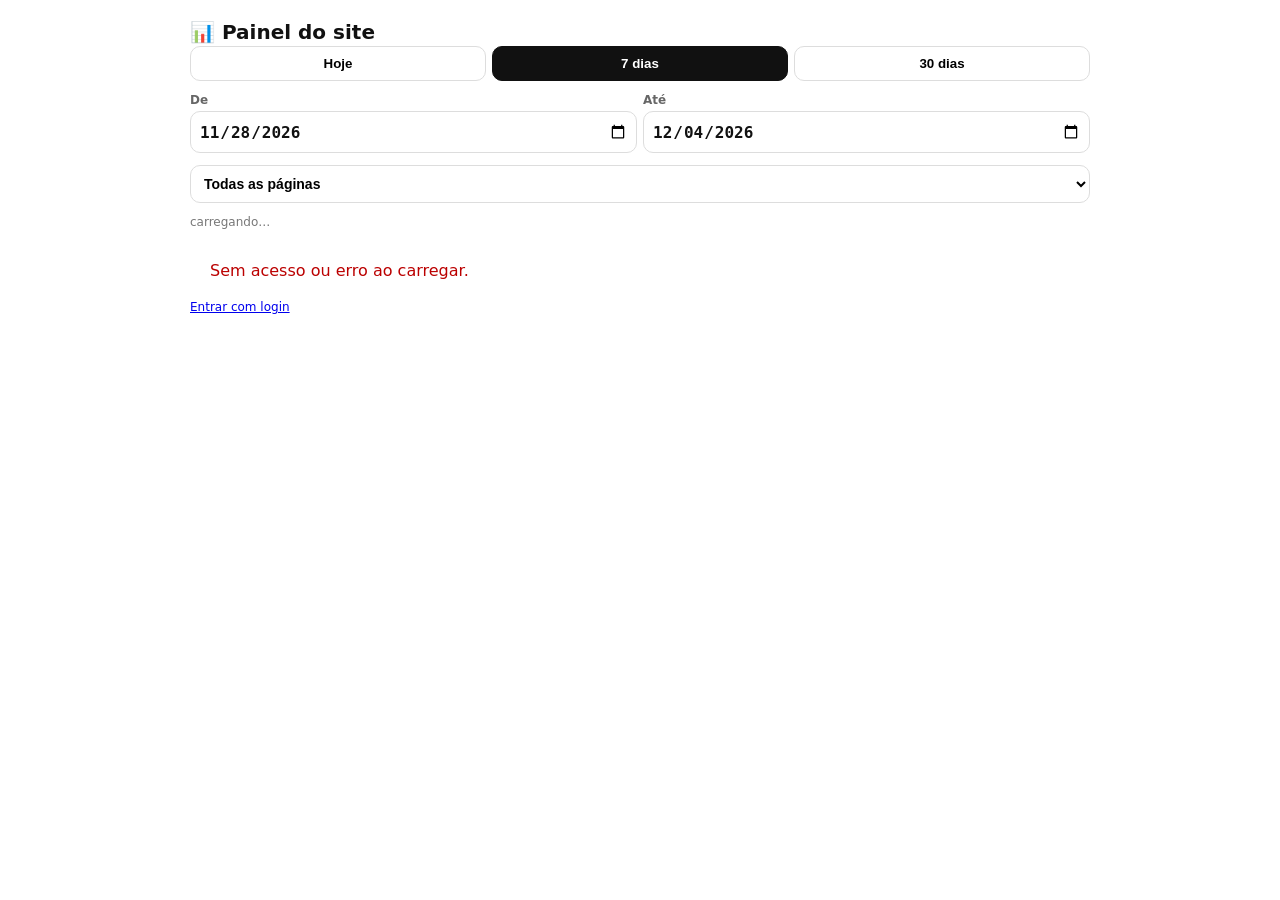
<file: painel.html>
<!doctype html><html lang="pt-BR"><head><meta charset="utf-8"><meta name="viewport" content="width=device-width,initial-scale=1"><meta name="robots" content="noindex,nofollow"><title>Painel</title><link rel="stylesheet" href="/assets/painel.css?v=2"></head>
<body><main><h1>📊 Painel do site</h1><div id="p"></div><div class="sub"><a href="/admin.html">Entrar com login</a></div></main>
<script>var m=location.hash.match(/k=([^&]+)/);if(m){localStorage.setItem('painel_k',m[1]);history.replaceState(null,'',location.pathname);}
window.Painel={auth:function(){var k=localStorage.getItem('painel_k');return k?Promise.resolve({key:k}):Promise.reject()}};</script>
<script src="/assets/painel.js?v=2"></script><script>Painel.start(document.getElementById('p'))</script></body></html>
</file>
<file: style.css>
:root{--bg:#faf8f4;--ink:#141414;--muted:#6b665e;--line:#e7e2d8;--gold:#b8892d;--card:#fff}
*{box-sizing:border-box;margin:0}
body{background:var(--bg);color:var(--ink);font:16px/1.5 Inter,system-ui,-apple-system,"Segoe UI",Roboto,sans-serif;-webkit-font-smoothing:antialiased}
.wrap{max-width:560px;margin:0 auto;padding:0 20px 48px}
.hero{text-align:center}
.cover{margin:0 -20px;aspect-ratio:2/1;overflow:hidden}
.cover img{width:100%;height:100%;object-fit:cover;display:block}
@media(min-width:600px){.wrap{padding-top:32px}.cover{margin:0;border-radius:20px}}
.avatar{width:128px;height:128px;border-radius:50%;object-fit:cover;margin-top:-64px;border:4px solid var(--bg);box-shadow:0 0 0 1px var(--gold),0 8px 24px rgba(0,0,0,.12);position:relative}
h1{font-family:"Playfair Display",Georgia,"Times New Roman",serif;font-weight:700;font-size:2rem;letter-spacing:-.01em;margin-top:14px}
.bio{color:var(--muted);font-style:italic;max-width:30ch;margin:8px auto 0}
h2{font-size:.75rem;letter-spacing:.18em;text-transform:uppercase;color:var(--gold);font-weight:600;margin:40px 0 12px;text-align:center}
.frame{position:relative;aspect-ratio:16/9;border-radius:16px;overflow:hidden;background:#000;box-shadow:0 10px 30px rgba(0,0,0,.08)}
.frame iframe{position:absolute;inset:0;width:100%;height:100%;border:0}
.links{display:grid;gap:12px;margin-top:32px}
.links a{display:flex;align-items:center;gap:14px;padding:15px 20px;background:var(--card);border:1px solid var(--line);border-radius:14px;color:var(--ink);text-decoration:none;font-weight:500;transition:border-color .2s,transform .2s,box-shadow .2s}
.links a:hover,.links a:focus-visible{border-color:var(--gold);transform:translateY(-2px);box-shadow:0 6px 18px rgba(184,137,45,.15)}
.links a:focus-visible{outline:2px solid var(--gold);outline-offset:2px}
.links svg{width:22px;height:22px;fill:currentColor;flex:none}
.links span{flex:1;text-align:center;margin-right:36px}
footer{text-align:center;color:var(--muted);font-size:.8rem;margin-top:40px}
@media(prefers-reduced-motion:reduce){.links a{transition:none}}

.tags{display:flex;align-items:center;justify-content:center;gap:10px;margin-top:16px;font-family:"Courier Prime","Courier New",Courier,monospace;font-size:.78rem;letter-spacing:.06em;color:var(--muted)}
.mk{width:22px;height:22px;flex:none}
.mk circle{fill:none;stroke:var(--gold);stroke-width:1.4}
.btc text{fill:var(--gold)}
.xmr path{stroke:#c96a1f}.xmr circle{stroke:#c96a1f}
@media(max-width:400px){.tags{font-size:.66rem;gap:6px}.mk{width:18px;height:18px}}

:root{--tw:"Courier Prime","Courier New",Courier,monospace;--red:#b3261e}
body{background:#f6f1e7}
.namebox{position:relative;display:inline-block}
.stamp{position:absolute;right:-34px;top:-20px;transform:rotate(-11deg);font:700 .68rem/1 var(--tw);letter-spacing:.14em;text-transform:uppercase;color:var(--red);border:2px solid var(--red);border-radius:4px;padding:4px 7px;opacity:.82;mix-blend-mode:multiply;background:transparent;box-shadow:inset 0 0 0 1px rgba(179,38,30,.35)}
.marker{background:none;color:inherit;font-style:inherit;position:relative;white-space:nowrap}
.marker::after{content:"";position:absolute;left:-3px;right:-3px;bottom:-1px;height:.42em;background:var(--red);opacity:.28;border-radius:40% 60% 50% 45%;transform:rotate(-1.5deg)}
.tagline{font:.82rem/1.5 var(--tw);text-align:center;color:var(--ink);margin:28px auto 0;max-width:34ch}
.redact{display:flex;align-items:center;gap:8px;justify-content:center;margin:18px 0 0}
.redact i{height:9px;background:#1b1b1b;border-radius:1px;display:block}
.redact span{font:.62rem var(--tw);color:var(--muted);letter-spacing:.1em;white-space:nowrap}
h2.tab{font:700 .72rem/1 var(--tw);letter-spacing:.14em;color:var(--ink);display:table;margin:36px auto 0;padding:9px 16px 8px;background:#efe4cc;border:1px solid #d9c9a6;border-bottom:0;border-radius:8px 8px 0 0}
.frame{border-radius:0 0 12px 12px;border-top:3px solid #efe4cc}
.links{margin-top:0;padding:16px;background:#efe4cc;border:1px solid #d9c9a6;border-radius:0 0 12px 12px}
.links a{background:#fffdf7;border-radius:4px;border-left:4px solid var(--gold);font-family:var(--tw);font-weight:700;letter-spacing:.04em;background-image:repeating-linear-gradient(transparent 0 26px,rgba(120,150,200,.12) 26px 27px)}
.links a .idx{font:normal .7rem var(--tw);color:var(--red);opacity:.8;order:3}
.links span{margin-right:0}
.avatar{display:block;margin-left:auto;margin-right:auto}.stamp{top:-26px;right:-40px}@media(max-width:420px){.stamp{right:-6px;top:-30px}}
.stamp{top:auto;bottom:-20px;right:-30px}@media(max-width:420px){.stamp{top:auto;right:-4px;bottom:-22px}}.namebox{margin-bottom:12px}
.video{position:relative}.video .stamp,.stamp{top:auto;bottom:auto;top:44px;right:-6px;z-index:2;background:rgba(246,241,231,.85)}.namebox{margin-bottom:0}@media(max-width:420px){.video .stamp{top:40px;right:-4px}}
.frame .stamp{position:absolute;top:auto;bottom:14px;right:12px;left:auto;background:rgba(246,241,231,.92);pointer-events:none;mix-blend-mode:normal}@media(max-width:420px){.frame .stamp{top:auto;bottom:12px;right:10px}}

/* v4 pergaminho */
body{background-color:#efe3c6;background-image:radial-gradient(ellipse at 18% 22%,rgba(150,105,45,.10),transparent 38%),radial-gradient(ellipse at 82% 68%,rgba(140,95,40,.12),transparent 42%),radial-gradient(circle at 60% 12%,rgba(120,80,30,.07),transparent 20%),radial-gradient(circle at 30% 85%,rgba(120,80,30,.08),transparent 25%),linear-gradient(#f3e8cf,#ecdcb9);background-attachment:fixed}
body::after{content:"";position:fixed;inset:0;pointer-events:none;z-index:-1;box-shadow:inset 0 0 140px 30px rgba(90,55,15,.32)}





.guil{display:block;width:100%;height:18px;opacity:.28;margin:14px 0}
.tabrow{position:relative;display:flex;justify-content:center;margin-top:36px}
.tabrow h2.tab{margin:0}
.seal{position:absolute;width:56px;height:56px;left:calc(50% - 150px);top:-16px;z-index:2;filter:drop-shadow(1px 2px 2px rgba(60,10,5,.45));transform:rotate(-12deg)}
.tabrow .stamp{position:absolute;top:-30px;right:0;bottom:auto;left:auto;background:transparent}
@media(max-width:420px){.seal{width:46px;height:46px;left:calc(50% - 136px);top:-14px}.tabrow .stamp{right:-6px;top:-34px;font-size:.58rem}}
.links a,h2.tab{background-color:#f6ecd4}
.seal{left:calc(50% - 178px)}@media(max-width:420px){.seal{left:calc(50% - 158px)}}body{background-attachment:scroll;min-height:100vh}
html{background:#ecdcb9}body{position:relative}
body{isolation:isolate;min-height:100vh}
body::after{position:absolute}
.links a{font-family:Inter,system-ui,-apple-system,"Segoe UI",Roboto,sans-serif;font-weight:500;letter-spacing:0}.links{margin-top:28px;border-radius:12px}.redact{margin-top:28px}
.seal{left:calc(50% - 92px)}@media(max-width:420px){.seal{left:calc(50% - 84px)}}
.tabrow{align-items:center;gap:12px;margin-top:28px}.tabrow .seal,.seal{position:static;transform:rotate(-12deg);width:44px;height:44px;margin-bottom:4px}.tabrow h2.tab{align-self:flex-end}
@media(max-width:1179px){.hero{padding-top:28px}.cover{margin-top:0}.redact{margin:40px 0 0}.tabrow{margin-top:44px}.links{margin-top:48px}footer{margin-top:56px;padding-bottom:60px}.bio{margin-bottom:12px}.wrap{padding-left:34px;padding-right:34px}.cover{margin-left:0;margin-right:0;border-radius:14px}}
html{background:#e9d6ad}
body{background-color:#ecdab2;background-image:
linear-gradient(97deg,transparent 49.6%,rgba(90,60,20,.10) 49.85%,rgba(255,250,235,.22) 50.05%,transparent 50.4%),
linear-gradient(181deg,transparent 33.2%,rgba(90,60,20,.09) 33.35%,rgba(255,250,235,.2) 33.5%,transparent 33.8%),
linear-gradient(179deg,transparent 66.4%,rgba(90,60,20,.09) 66.55%,rgba(255,250,235,.2) 66.7%,transparent 67%),
radial-gradient(ellipse 60% 40% at 15% 20%,rgba(160,110,45,.16),transparent 70%),
radial-gradient(ellipse 50% 35% at 85% 55%,rgba(150,100,40,.15),transparent 70%),
radial-gradient(ellipse 45% 30% at 30% 85%,rgba(140,90,35,.15),transparent 70%),
radial-gradient(ellipse 70% 50% at 60% 35%,rgba(255,248,225,.35),transparent 70%),
linear-gradient(rgba(243,230,198,.38),rgba(243,230,198,.38)),url(assets/parchment.webp);
background-size:100% 100%,100% 100%,100% 100%,100% 100%,100% 100%,100% 100%,100% 100%,100% 100%,640px 640px;background-attachment:scroll}
body::after{position:absolute;inset:0;z-index:-1;box-shadow:inset 0 0 60px 8px rgba(80,40,10,.45),inset 0 0 220px 40px rgba(110,65,20,.35);background:radial-gradient(ellipse at center,transparent 55%,rgba(100,55,15,.18) 100%)}
html{background:#cdb07a}
body{display:flow-root;margin:0}

.namebox{display:flex;align-items:center;justify-content:center;gap:10px}.namebox h1{margin-left:0;margin-right:0}
.btc{width:38px;height:38px;flex:none;filter:drop-shadow(0 2px 2px rgba(70,40,10,.35))}
@media(max-width:600px){.btc{width:28px;height:28px}.namebox{gap:8px}}
@media(max-width:600px){.namebox h1{white-space:nowrap;font-size:clamp(1.45rem,7.4vw,1.9rem)}}
.links a.feat{border-left-color:#2f7d4a;background-color:#fdf6e3;font-weight:600;color:#1f5a33}
.links a.feat svg{fill:#2f7d4a}
/* guia */
.g{padding-bottom:20px}.g .back{display:inline-block;margin:6px 0 22px;color:#5a4320;text-decoration:none;font-size:.92rem}
.g h1{font-size:clamp(1.6rem,6.5vw,2.1rem);text-align:center;margin:0 0 10px;line-height:1.2}
.g .lead{text-align:center;color:#4a3a22;line-height:1.55;margin:0 0 22px}
.g .facts{display:grid;grid-template-columns:1fr 1fr;gap:10px;margin:0 0 22px;padding:0;list-style:none}
.g .facts li{background:#f6ecd4;border:1px solid #d9c9a6;border-radius:8px;padding:10px 12px;font-size:.9rem;line-height:1.35}
.g .facts b{display:block;font-size:1.05rem;color:#1f1a12}
.g .cta{display:block;text-align:center;padding:15px 18px;border-radius:10px;background:#2f7d4a;color:#fff;font-weight:600;text-decoration:none;box-shadow:0 3px 10px rgba(40,60,30,.2);margin:0 0 30px}
.g .cta.alt{background:#7a4f12}.g .cta.btcb{background:#f7931a;color:#fff}
.g section{margin:0 0 30px}
.g h2{font-size:1.2rem;margin:0 0 12px;padding-bottom:6px;border-bottom:1px solid #d9c9a6}
.g p,.g li{line-height:1.55;color:#2c2417;font-size:.97rem}
.g ul,.g ol{padding-left:1.25rem;margin:0}.g li{margin:0 0 8px}
.g .box{background:#fbf3df;border:1px solid #d9c9a6;border-left:4px solid #a3201a;border-radius:8px;padding:14px 16px}
.g .box h2{border:0;padding:0;color:#7a120e}
.g .note{font-size:.88rem;color:#5a4a30}
.g .disc{font-size:.8rem;color:#6a5a40;text-align:center;line-height:1.5;margin-top:10px}
.g .opts{display:grid;grid-template-columns:1fr 1fr;gap:12px;margin:0 0 34px}
.g .opt{background:#f6ecd4;border:1px solid #d9c9a6;border-radius:10px;padding:14px 12px;text-align:center;display:flex;flex-direction:column;gap:4px}
.g .opt span{font-size:.8rem;color:#6a5a40}.g .opt b{font-size:1.15rem;margin-bottom:8px}
.g .opt .cta{margin:0;padding:11px 8px;font-size:.92rem}
.g .cta.mr{background:#3a4f7a}
.g .opt-h{font-size:1.45rem;text-align:center;border:0;margin:10px 0 12px;padding:16px 0 0;border-top:2px solid #b8892d}
.g .mrc{margin-bottom:24px}
.g .opt-h + p{margin:0 0 18px}
/* Página do guia: fundo branco para leitura */
html:has(body.plain){background:#fff}
body.plain{background:#fff!important;background-image:none!important;color:#1b1b1b}
body.plain::before,body.plain::after{display:none!important;content:none!important}
body.plain .g .facts li,body.plain .g .opt{background:#f7f7f7;border-color:#e3e3e3}
body.plain .g .box{background:#fff6f5;border-color:#f0d4d1;border-left-color:#a3201a}

.links a.feat.bg{border-left-color:#00a8b5;color:#00626a}.links a.feat.bg svg{fill:#00a8b5}
.g .cta.btcb{background:#00a8b5}
.g img.shot{display:block;width:100%;height:auto;border-radius:10px;margin:10px 0 18px;border:1px solid #e3e3e3}
.g .vid{margin:6px 0 22px}
.g .vid video{display:block;width:100%;max-width:420px;height:auto;margin:10px auto 8px;border-radius:14px;background:#f4f4f4;border:1px solid #e3e3e3}
.g .shot{margin:12px auto 6px;max-width:260px;text-align:center}
.g .shot img{width:100%;height:auto;display:block;border-radius:18px;border:1px solid #e3e3e3;box-shadow:0 6px 18px rgba(0,0,0,.12)}
.g .shot figcaption{font-size:.82rem;color:#666;margin-top:6px}
.links a.feat.c-or{border-left-color:#e07b12;color:#8a4a06}.links a.feat.c-or svg{fill:#e07b12}
.links a.feat.c-bl{border-left-color:#2d5fa8;color:#1f437a}.links a.feat.c-bl svg{fill:#2d5fa8}
.links a.feat.c-rd{border-left-color:#a3201a;color:#7a120e}.links a.feat.c-rd svg{fill:#a3201a}
.links a.feat.c-pu{border-left-color:#6b3fa0;color:#4b2a73}.links a.feat.c-pu svg{fill:#6b3fa0}
</file>
<file: assets/painel.css>
body{margin:0;background:#fff;font-family:system-ui,-apple-system,Segoe UI,Roboto,sans-serif;color:#111}main{max-width:900px;margin:auto;padding:16px}h1{font-size:20px;margin:4px 0 2px}.sub{color:#777;font-size:12px;margin-bottom:12px}
.f{display:flex;gap:6px;margin-bottom:12px}.f button{flex:1;padding:9px;border:1px solid #ddd;background:#fff;border-radius:10px;font-weight:600}.f button.on{background:#111;color:#fff;border-color:#111}
.g{display:grid;grid-template-columns:1fr 1fr;gap:10px}.c{background:#f4f5f7;border-radius:14px;padding:14px;margin-bottom:10px}.k{font-size:26px;font-weight:700}.l{font-size:12px;color:#666}
h2{font-size:14px;margin:0 0 8px}.row{display:flex;justify-content:space-between;gap:8px;font-size:13px;padding:5px 0;border-bottom:1px solid #e6e7ea}.row span:first-child{overflow:hidden;text-overflow:ellipsis}
.bar{height:6px;background:#00c2c7;border-radius:3px;margin-top:3px}svg{width:100%;height:150px}.err{color:#b00;padding:20px}@media(min-width:700px){.g{grid-template-columns:repeat(4,1fr)}}
.tabs{display:flex;gap:6px;margin:8px 0 12px}.tabs button,.f select{flex:1;padding:9px;border:1px solid #ddd;background:#fff;border-radius:10px;font-weight:600;font-size:14px}.tabs button.on{background:#111;color:#fff}.f select{flex:1.4}
.login{max-width:360px;margin:12vh auto;background:#f4f5f7;border-radius:16px;padding:22px}.login input{width:100%;box-sizing:border-box;padding:12px;margin:6px 0 10px;border:1px solid #ddd;border-radius:10px;font-size:16px}.login button{width:100%;padding:12px;border:0;border-radius:10px;background:#111;color:#fff;font-weight:700;font-size:16px}.top{display:flex;justify-content:space-between;align-items:center}.out{border:1px solid #ddd;background:#fff;border-radius:10px;padding:7px 10px;font-size:13px}
iframe.ed{width:100%;height:calc(100vh - 120px);border:0;border-radius:14px;background:#f4f5f7}
.f.datas{flex-wrap:wrap;align-items:flex-end}
.f.datas label{flex:1;min-width:140px;display:flex;flex-direction:column;gap:4px;font-size:12px;color:#666;font-weight:600}
.f.datas input[type=date]{width:100%;box-sizing:border-box;padding:9px 8px;border:1px solid #ddd;border-radius:10px;font-size:16px;font-weight:600;color:#111;background:#fff;min-height:42px}
#daviso{color:#9a5b00;margin-top:-4px}
.chart-wrap{overflow-x:auto;-webkit-overflow-scrolling:touch}
.chart-wrap svg{display:block;min-width:100%;height:168px}
</file>
